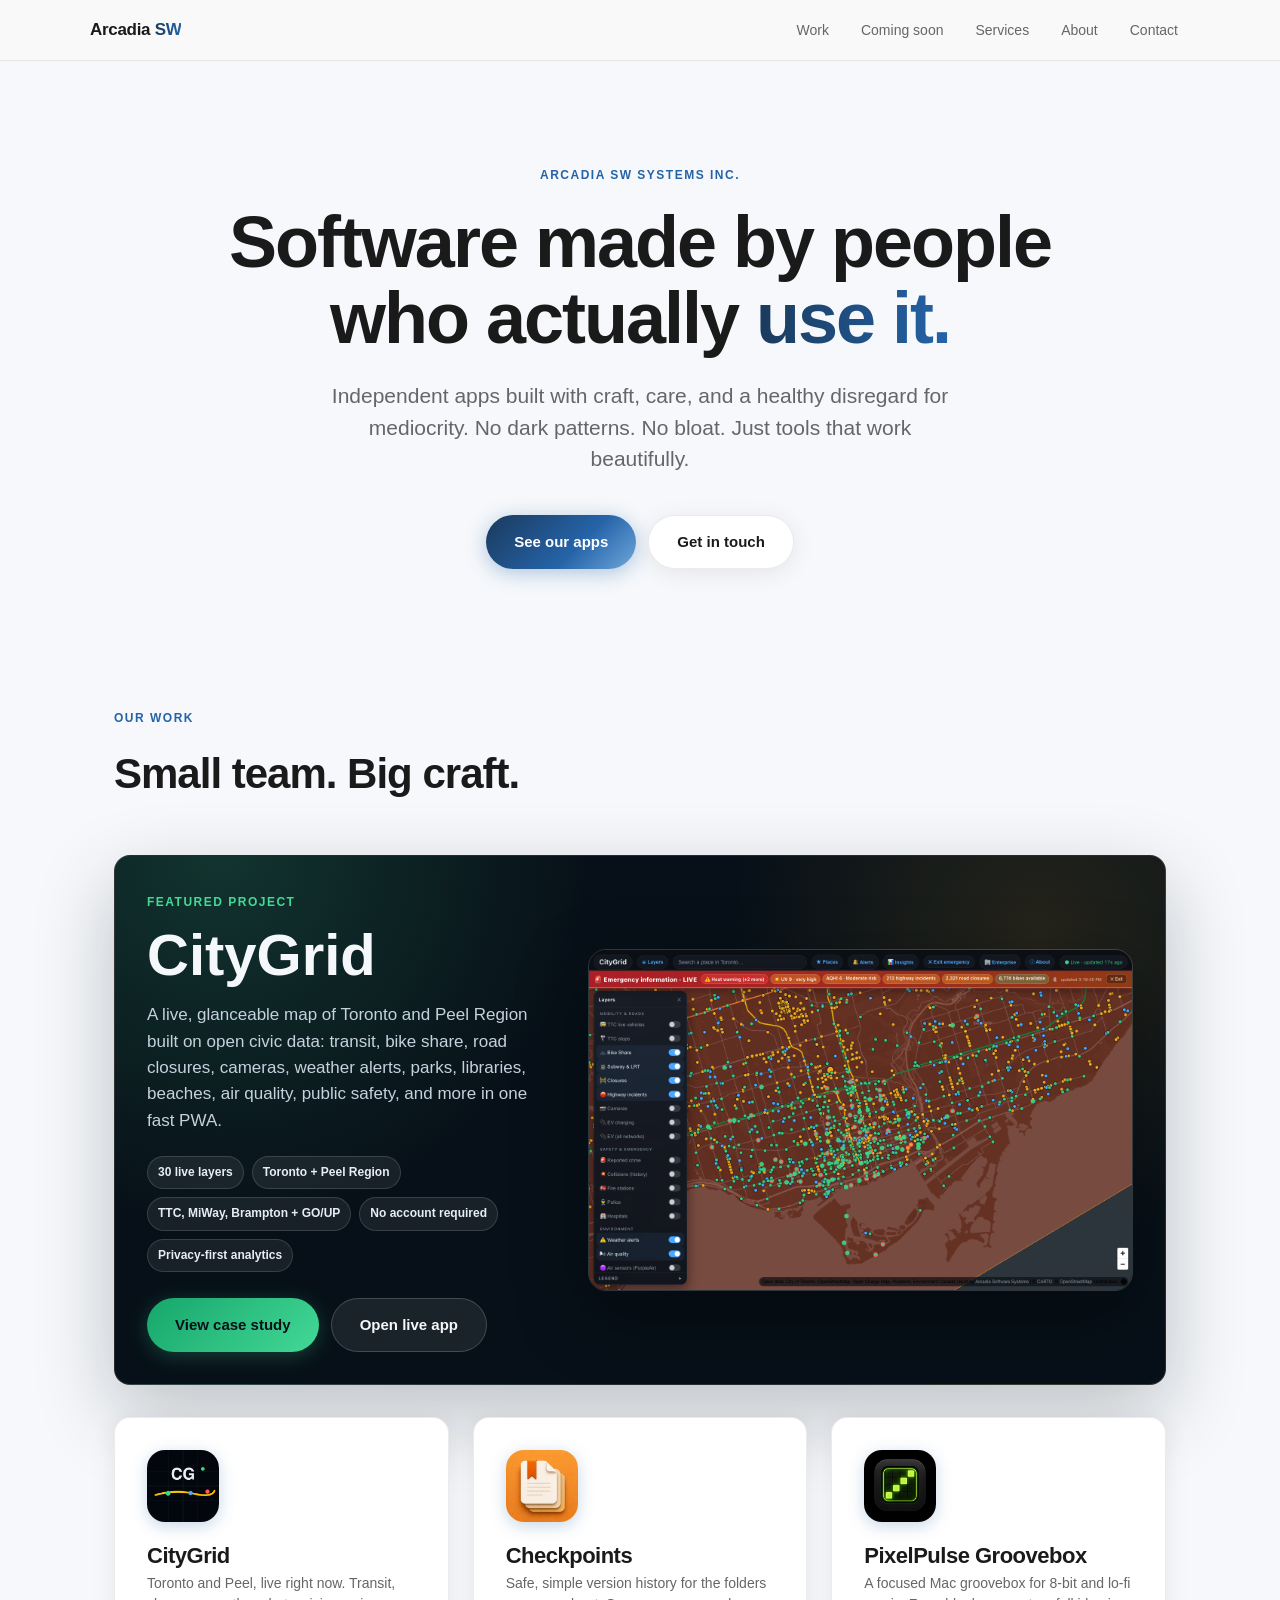
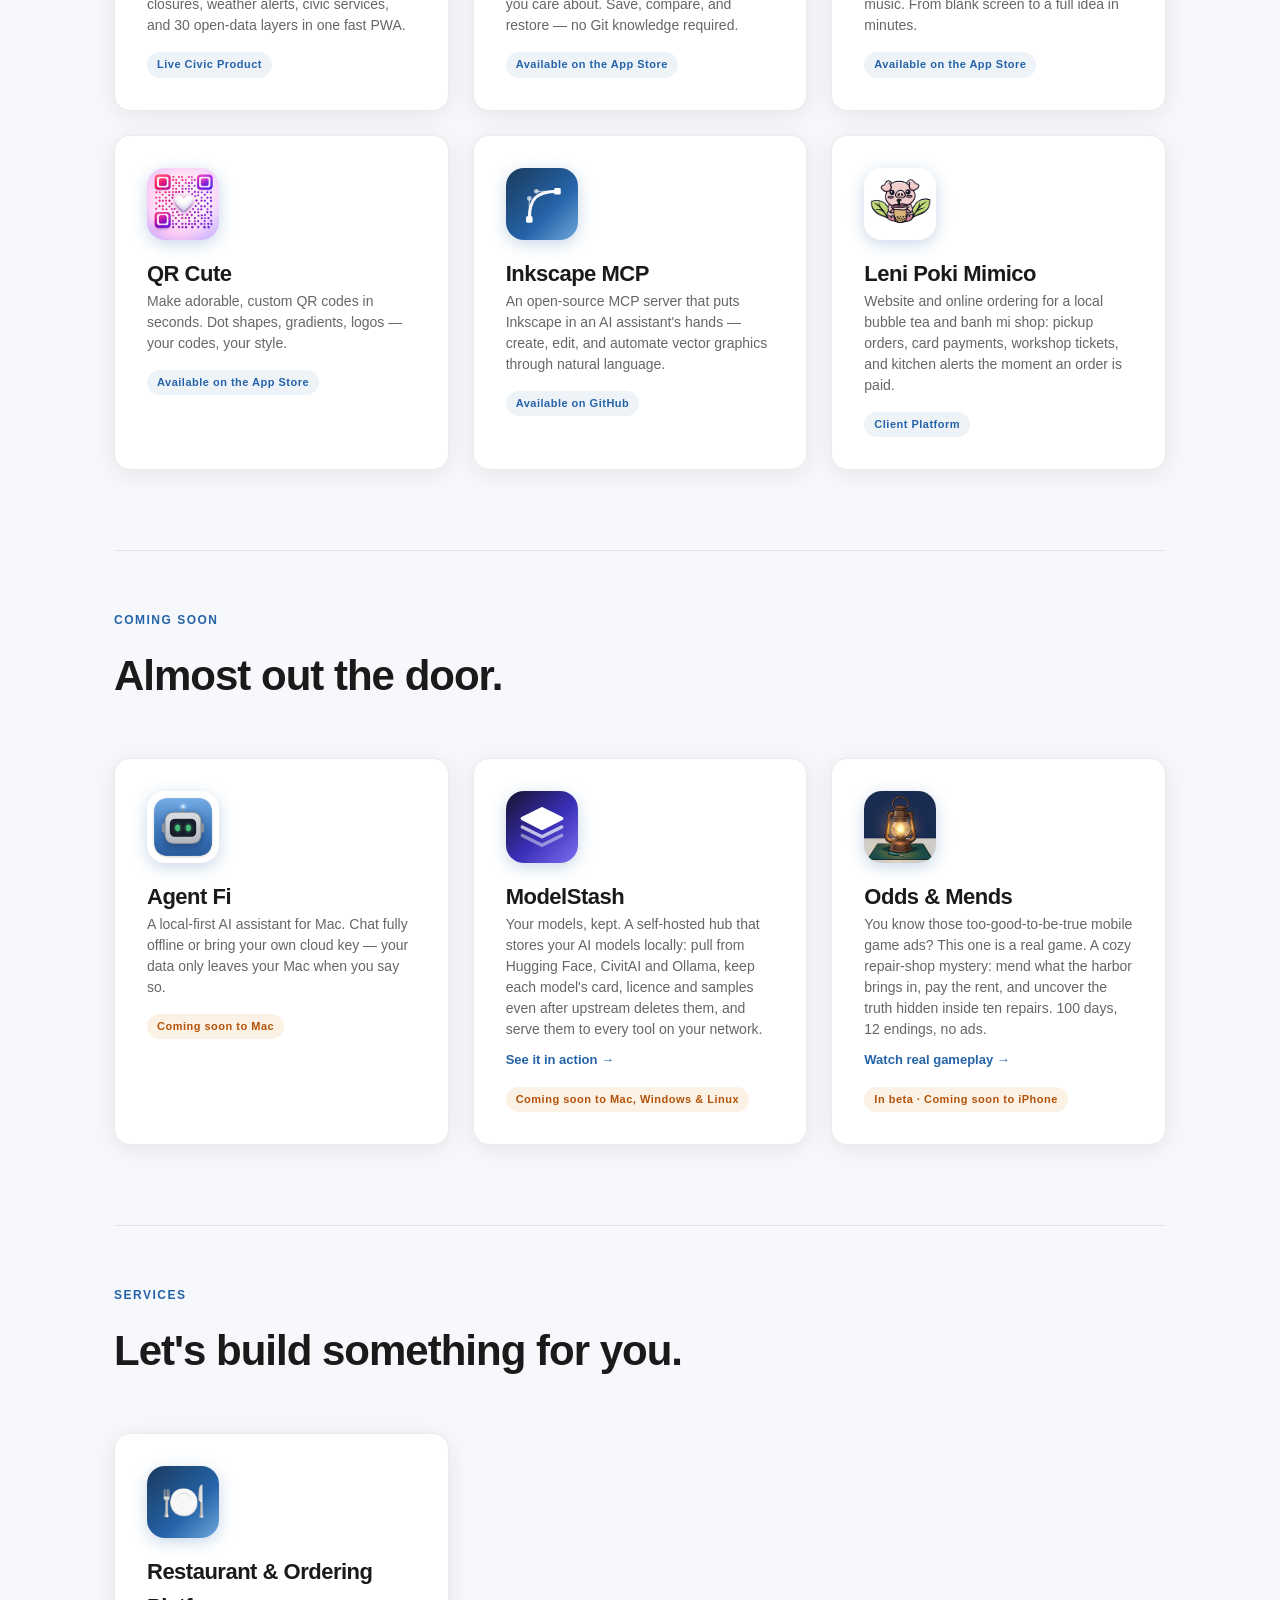
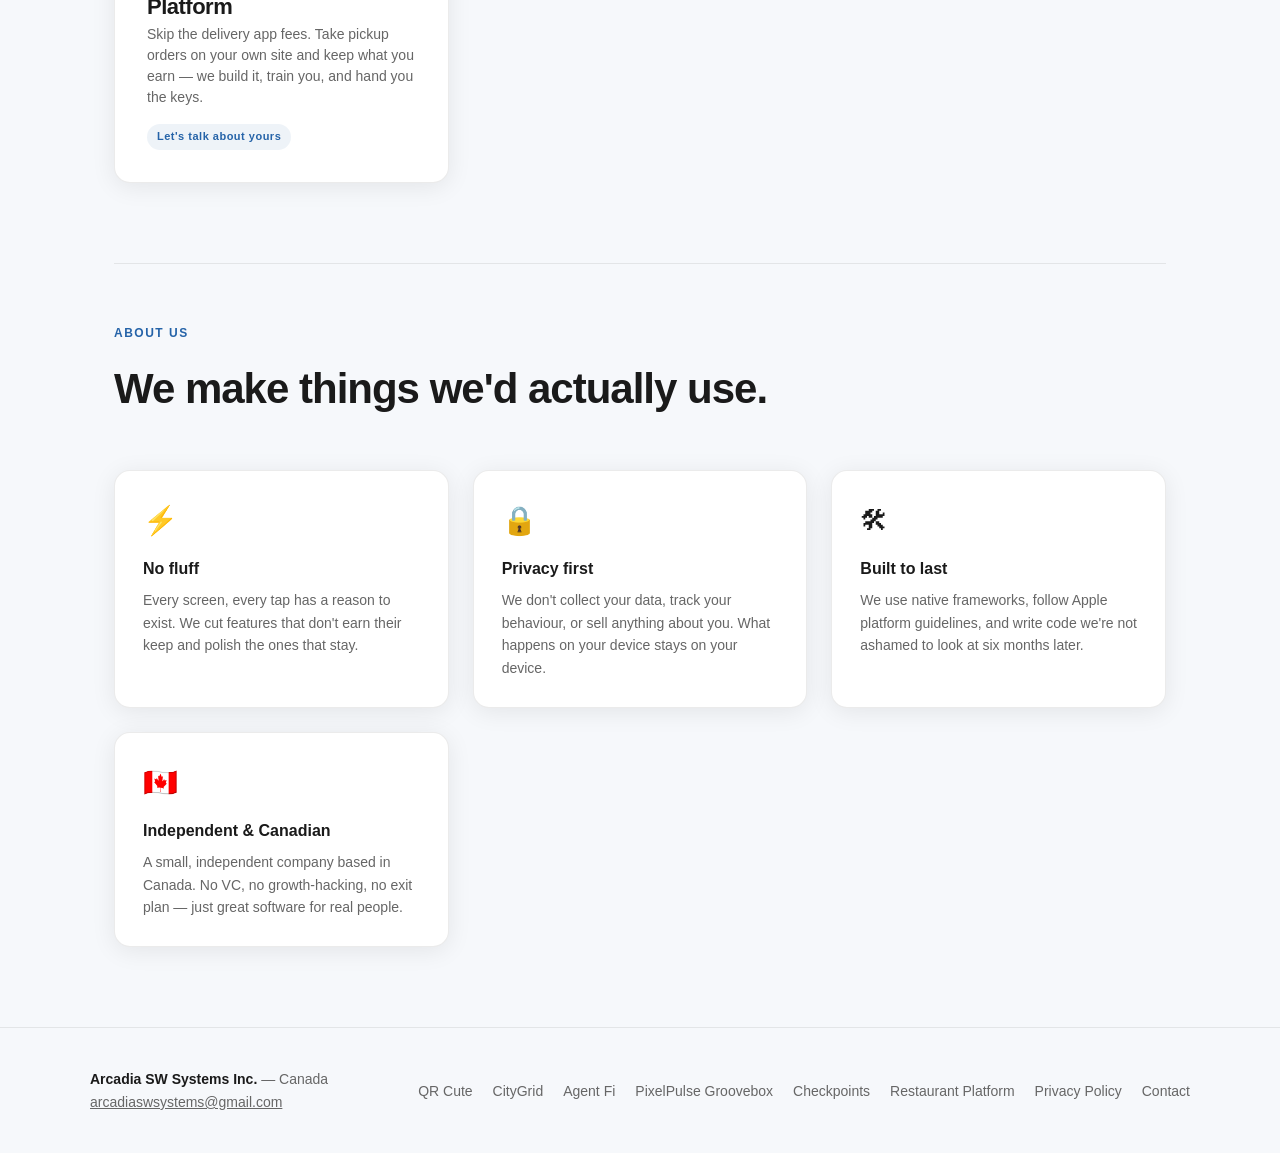
<file: index.html>
<!DOCTYPE html>
<html lang="en">
<head>
  <meta charset="UTF-8" />
  <meta name="viewport" content="width=device-width, initial-scale=1.0" />
  <title>Arcadia SW Systems — Independent software made in Canada</title>
  <meta name="description" content="Canadian software studio behind CityGrid, a live map of Toronto and Peel, Mac and iPhone apps like QR Cute and Checkpoints, and ordering sites for local shops." />
  <link rel="canonical" href="https://arcadiaswsystems.ca/" />
  <link rel="icon" href="/favicon.svg" type="image/svg+xml" />
  <link rel="icon" href="/favicon.ico" sizes="48x48" />
  <link rel="apple-touch-icon" href="/apple-touch-icon.png" />
  <meta name="theme-color" content="#1a3a5c" />
  <meta property="og:type" content="website" />
  <meta property="og:site_name" content="Arcadia SW Systems" />
  <meta property="og:locale" content="en_CA" />
  <meta property="og:title" content="Arcadia SW Systems — Software made by people who actually use it" />
  <meta property="og:description" content="Independent apps from Canada: CityGrid, Mac and iPhone apps, and ordering sites for local shops." />
  <meta property="og:url" content="https://arcadiaswsystems.ca/" />
  <meta property="og:image" content="https://arcadiaswsystems.ca/og-card.jpg" />
  <meta property="og:image:width" content="1200" />
  <meta property="og:image:height" content="630" />
  <meta property="og:image:alt" content="Arcadia SW Systems: software made by people who actually use it." />
  <meta name="twitter:card" content="summary_large_image" />
  <script type="application/ld+json">
  {
    "@context": "https://schema.org",
    "@graph": [
      {
        "@type": "Organization",
        "@id": "https://arcadiaswsystems.ca/#org",
        "name": "Arcadia SW Systems Inc.",
        "alternateName": "Arcadia SW Systems",
        "url": "https://arcadiaswsystems.ca/",
        "logo": "https://arcadiaswsystems.ca/logo-512.png",
        "email": "arcadiaswsystems@gmail.com",
        "address": {
          "@type": "PostalAddress",
          "addressCountry": "CA"
        },
        "sameAs": [
          "https://github.com/ArcadiaSWSystems"
        ]
      },
      {
        "@type": "WebSite",
        "@id": "https://arcadiaswsystems.ca/#website",
        "name": "Arcadia SW Systems",
        "url": "https://arcadiaswsystems.ca/",
        "inLanguage": "en-CA",
        "publisher": {
          "@id": "https://arcadiaswsystems.ca/#org"
        }
      }
    ]
  }
  </script>
  <base href="/" />
  <link rel="stylesheet" href="css/style.css" />
</head>
<body>

  <nav>
    <div class="nav-inner">
      <a class="nav-logo" href="/">Arcadia <span>SW</span></a>
      <ul class="nav-links">
        <li><a href="#apps">Work</a></li>
        <li><a href="#coming-soon">Coming soon</a></li>
        <li><a href="#services">Services</a></li>
        <li><a href="#about">About</a></li>
        <li><a href="mailto:arcadiaswsystems@gmail.com">Contact</a></li>
      </ul>
    </div>
  </nav>

  <main>
    <div class="page">

      <!-- Hero -->
      <section class="hero">
        <span class="hero-eyebrow">Arcadia SW Systems Inc.</span>
        <h1>Software made by people<br>who actually <span class="gradient-text">use it.</span></h1>
        <p class="hero-sub">Independent apps built with craft, care, and a healthy disregard for mediocrity. No dark patterns. No bloat. Just tools that work beautifully.</p>
        <div class="btn-group">
          <a href="#apps" class="btn btn-primary">See our apps</a>
          <a href="mailto:arcadiaswsystems@gmail.com" class="btn btn-secondary">Get in touch</a>
        </div>
      </section>

      <!-- Apps -->
      <section class="apps-section" id="apps">
        <p class="section-label">Our Work</p>
        <h2 class="section-title">Small team. Big craft.</h2>
        <article class="featured-project citygrid-feature">
          <div class="featured-copy">
            <span class="featured-kicker">Featured project</span>
            <h3>CityGrid</h3>
            <p>A live, glanceable map of Toronto and Peel Region built on open civic data: transit, bike share, road closures, cameras, weather alerts, parks, libraries, beaches, air quality, public safety, and more in one fast PWA.</p>
            <div class="mini-metrics" aria-label="CityGrid highlights">
              <span>30 live layers</span>
              <span>Toronto + Peel Region</span>
              <span>TTC, MiWay, Brampton + GO/UP</span>
              <span>No account required</span>
              <span>Privacy-first analytics</span>
            </div>
            <div class="btn-group featured-actions">
              <a href="citygrid/" class="btn btn-city">View case study</a>
              <a href="https://citygrid.ca" class="btn btn-dark" target="_blank" rel="noopener noreferrer">Open live app</a>
            </div>
          </div>
          <a class="featured-visual" href="citygrid/" aria-label="View the CityGrid project page">
            <img src="citygrid/app.png" alt="CityGrid live Toronto map with public data layers and an emergency banner" />
          </a>
        </article>
        <div class="apps-grid">
          <a class="app-card" href="citygrid/">
            <div class="app-icon"><img src="citygrid/icon.png" alt="CityGrid icon" /></div>
            <div>
              <div class="app-name">CityGrid</div>
              <div class="app-tagline">Toronto and Peel, live right now. Transit, closures, weather alerts, civic services, and 30 open-data layers in one fast PWA.</div>
            </div>
            <span class="app-badge">Live Civic Product</span>
          </a>
          <a class="app-card" href="checkpoints/">
            <div class="app-icon"><img src="checkpoints/icon.png" alt="Checkpoints icon" /></div>
            <div>
              <div class="app-name">Checkpoints</div>
              <div class="app-tagline">Safe, simple version history for the folders you care about. Save, compare, and restore — no Git knowledge required.</div>
            </div>
            <span class="app-badge">Available on the App Store</span>
          </a>
          <a class="app-card" href="pixelpulse/">
            <div class="app-icon"><img src="pixelpulse/icon.png" alt="PixelPulse icon" /></div>
            <div>
              <div class="app-name">PixelPulse Groovebox</div>
              <div class="app-tagline">A focused Mac groovebox for 8-bit and lo-fi music. From blank screen to a full idea in minutes.</div>
            </div>
            <span class="app-badge">Available on the App Store</span>
          </a>
          <a class="app-card" href="qr-cute/">
            <div class="app-icon"><img src="qr-cute/icon.png" alt="QR Cute icon" /></div>
            <div>
              <div class="app-name">QR Cute</div>
              <div class="app-tagline">Make adorable, custom QR codes in seconds. Dot shapes, gradients, logos — your codes, your style.</div>
            </div>
            <span class="app-badge">Available on the App Store</span>
          </a>
          <a class="app-card" href="https://github.com/ArcadiaSWSystems/inkscape-mcp-public" target="_blank" rel="noopener noreferrer">
            <div class="app-icon"><img src="inkscape-mcp/icon.svg" alt="Inkscape MCP icon" /></div>
            <div>
              <div class="app-name">Inkscape MCP</div>
              <div class="app-tagline">An open-source MCP server that puts Inkscape in an AI assistant's hands — create, edit, and automate vector graphics through natural language.</div>
            </div>
            <span class="app-badge">Available on GitHub</span>
          </a>
          <a class="app-card" href="https://www.lenipokimimico.ca" target="_blank" rel="noopener noreferrer">
            <div class="app-icon">
              <img src="leni-poki-mimico/icon.png" alt="Leni Poki Mimico logo" />
            </div>
            <div>
              <div class="app-name">Leni Poki Mimico</div>
              <div class="app-tagline">Website and online ordering for a local bubble tea and banh mi shop: pickup orders, card payments, workshop tickets, and kitchen alerts the moment an order is paid.</div>
            </div>
            <span class="app-badge">Client Platform</span>
          </a>
        </div>
      </section>

      <!-- Coming soon -->
      <section class="apps-section" id="coming-soon" style="border-top: 1px solid var(--border);">
        <p class="section-label">Coming soon</p>
        <h2 class="section-title">Almost out the door.</h2>
        <div class="apps-grid">
          <a class="app-card" href="agent-fi/">
            <div class="app-icon"><img src="agent-fi/icon.png" alt="Agent Fi icon" /></div>
            <div>
              <div class="app-name">Agent Fi</div>
              <div class="app-tagline">A local-first AI assistant for Mac. Chat fully offline or bring your own cloud key — your data only leaves your Mac when you say so.</div>
            </div>
            <span class="app-badge app-badge-pending">Coming soon to Mac</span>
          </a>
          <a class="app-card" href="modelstash/">
            <div class="app-icon"><img src="modelstash/icon.svg" alt="ModelStash icon" /></div>
            <div>
              <div class="app-name">ModelStash</div>
              <div class="app-tagline">Your models, kept. A self-hosted hub that stores your AI models locally: pull from Hugging Face, CivitAI and Ollama, keep each model's card, licence and samples even after upstream deletes them, and serve them to every tool on your network.</div>
              <div class="app-notify">See it in action →</div>
            </div>
            <span class="app-badge app-badge-pending">Coming soon to Mac, Windows &amp; Linux</span>
          </a>
          <a class="app-card" href="odds-and-mends/">
            <div class="app-icon"><img src="odds-and-mends/icon.png" alt="Odds &amp; Mends icon: a lit harbor lantern on a workbench" /></div>
            <div>
              <div class="app-name">Odds &amp; Mends</div>
              <div class="app-tagline">You know those too-good-to-be-true mobile game ads? This one is a real game. A cozy repair-shop mystery: mend what the harbor brings in, pay the rent, and uncover the truth hidden inside ten repairs. 100 days, 12 endings, no ads.</div>
              <div class="app-notify">Watch real gameplay →</div>
            </div>
            <span class="app-badge app-badge-pending">In beta · Coming soon to iPhone</span>
          </a>
        </div>
      </section>

      <!-- Services -->
      <section class="apps-section" id="services" style="border-top: 1px solid var(--border);">
        <p class="section-label">Services</p>
        <h2 class="section-title">Let's build something for you.</h2>
        <div class="apps-grid">
          <a class="app-card" href="restaurant-platform/">
            <div class="app-icon" style="background: linear-gradient(135deg, #1a3a5c 0%, #2563a8 60%, #6fa8dc 100%); display: flex; align-items: center; justify-content: center; font-size: 36px;">
              🍽️
            </div>
            <div>
              <div class="app-name">Restaurant &amp; Ordering Platform</div>
              <div class="app-tagline">Skip the delivery app fees. Take pickup orders on your own site and keep what you earn — we build it, train you, and hand you the keys.</div>
            </div>
            <span class="app-badge">Let's talk about yours</span>
          </a>
        </div>
      </section>

      <!-- About -->
      <section class="about-section" id="about">
        <p class="section-label">About us</p>
        <h2 class="section-title">We make things we'd actually use.</h2>
        <div class="values-grid">
          <div class="value-card">
            <div class="value-icon">⚡</div>
            <div class="value-title">No fluff</div>
            <div class="value-body">Every screen, every tap has a reason to exist. We cut features that don't earn their keep and polish the ones that stay.</div>
          </div>
          <div class="value-card">
            <div class="value-icon">🔒</div>
            <div class="value-title">Privacy first</div>
            <div class="value-body">We don't collect your data, track your behaviour, or sell anything about you. What happens on your device stays on your device.</div>
          </div>
          <div class="value-card">
            <div class="value-icon">🛠</div>
            <div class="value-title">Built to last</div>
            <div class="value-body">We use native frameworks, follow Apple platform guidelines, and write code we're not ashamed to look at six months later.</div>
          </div>
          <div class="value-card">
            <div class="value-icon">🇨🇦</div>
            <div class="value-title">Independent &amp; Canadian</div>
            <div class="value-body">A small, independent company based in Canada. No VC, no growth-hacking, no exit plan — just great software for real people.</div>
          </div>
        </div>
      </section>

    </div>
  </main>

  <footer>
    <div class="footer-inner">
      <div class="footer-left">
        <strong>Arcadia SW Systems Inc.</strong> — Canada<br>
        <a href="mailto:arcadiaswsystems@gmail.com" style="color: inherit;">arcadiaswsystems@gmail.com</a>
      </div>
      <ul class="footer-links">
        <li><a href="qr-cute/">QR Cute</a></li>
        <li><a href="citygrid/">CityGrid</a></li>
        <li><a href="agent-fi/">Agent Fi</a></li>
        <li><a href="pixelpulse/">PixelPulse Groovebox</a></li>
        <li><a href="checkpoints/">Checkpoints</a></li>
        <li><a href="restaurant-platform/">Restaurant Platform</a></li>
        <li><a href="privacy/">Privacy Policy</a></li>
        <li><a href="mailto:arcadiaswsystems@gmail.com">Contact</a></li>
      </ul>
    </div>
  </footer>

  <!-- Cloudflare Web Analytics: cookieless page-view counts, see /privacy/#website -->
  <script type="module" src="https://static.cloudflareinsights.com/beacon.min.js" data-cf-beacon='{"token": "41aa6ae8f9374803b6452d30bf8e0444"}'></script>
</body>
</html>
</file>
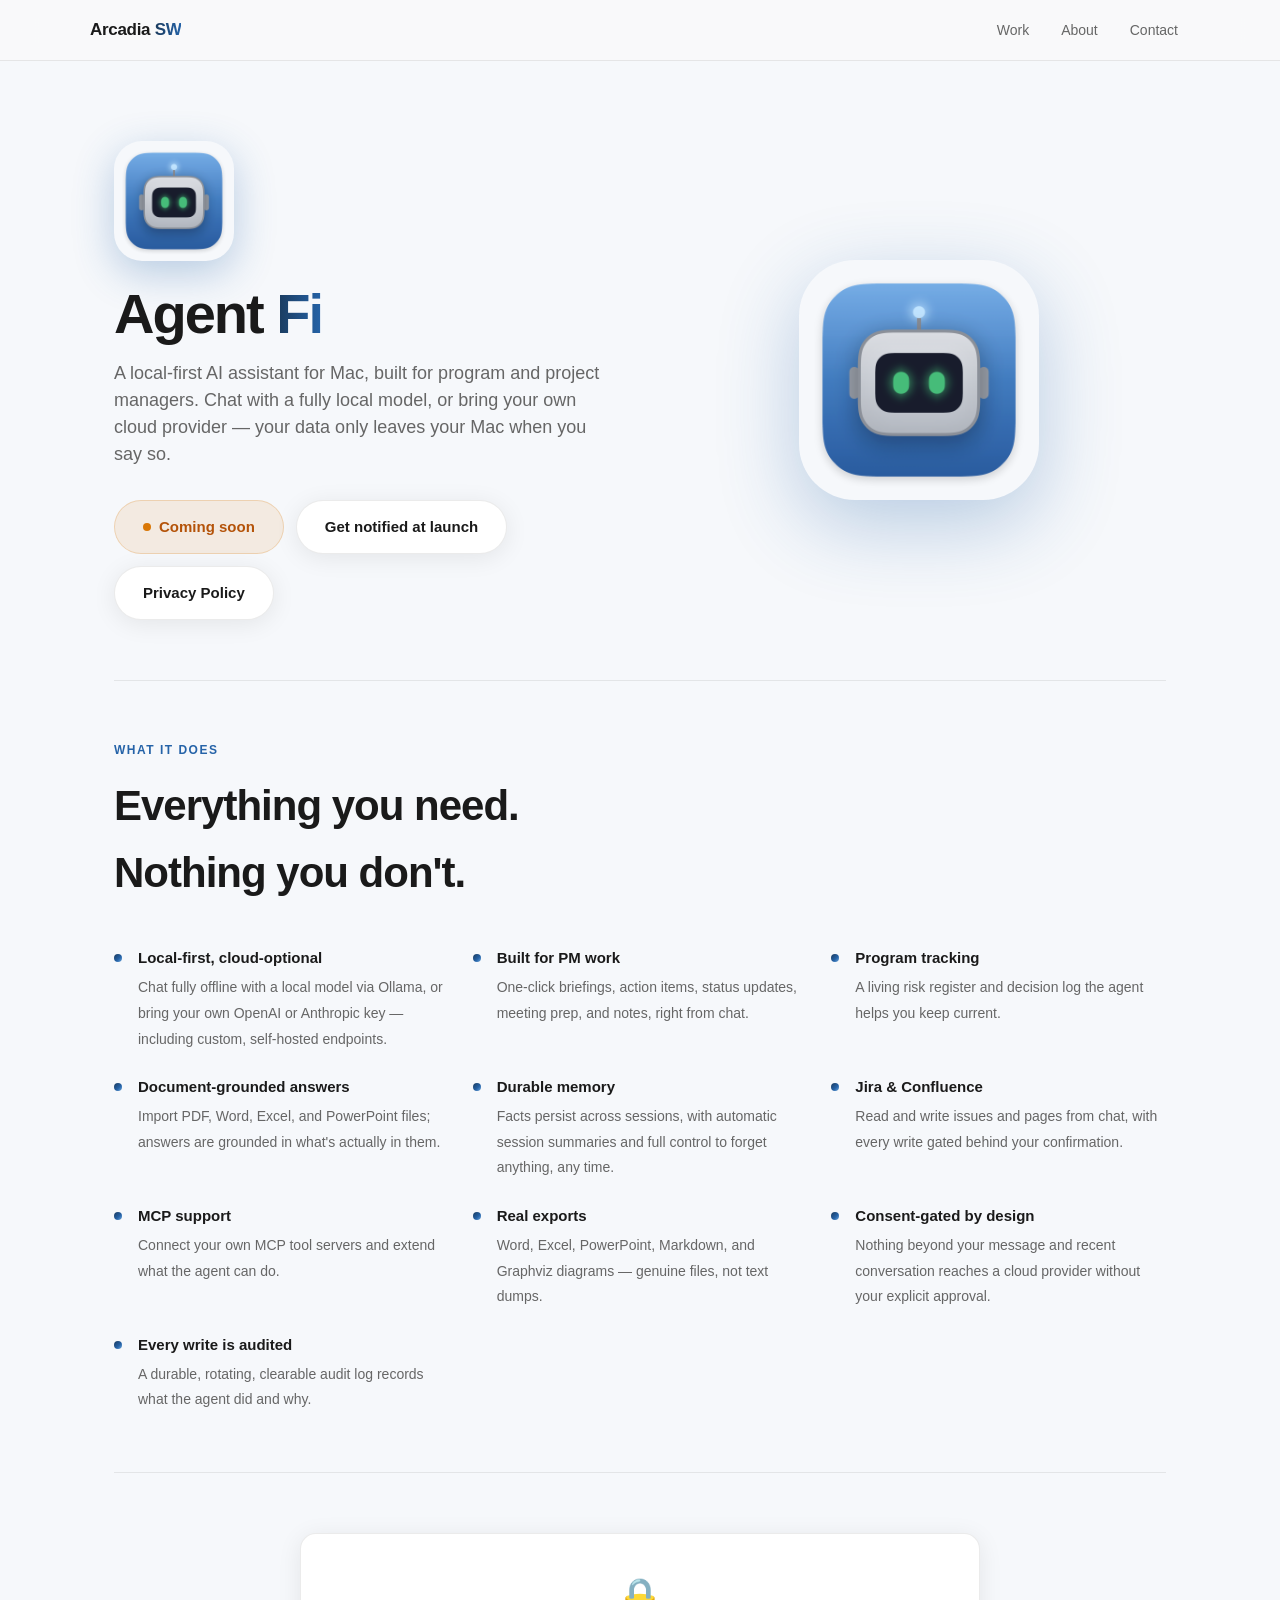
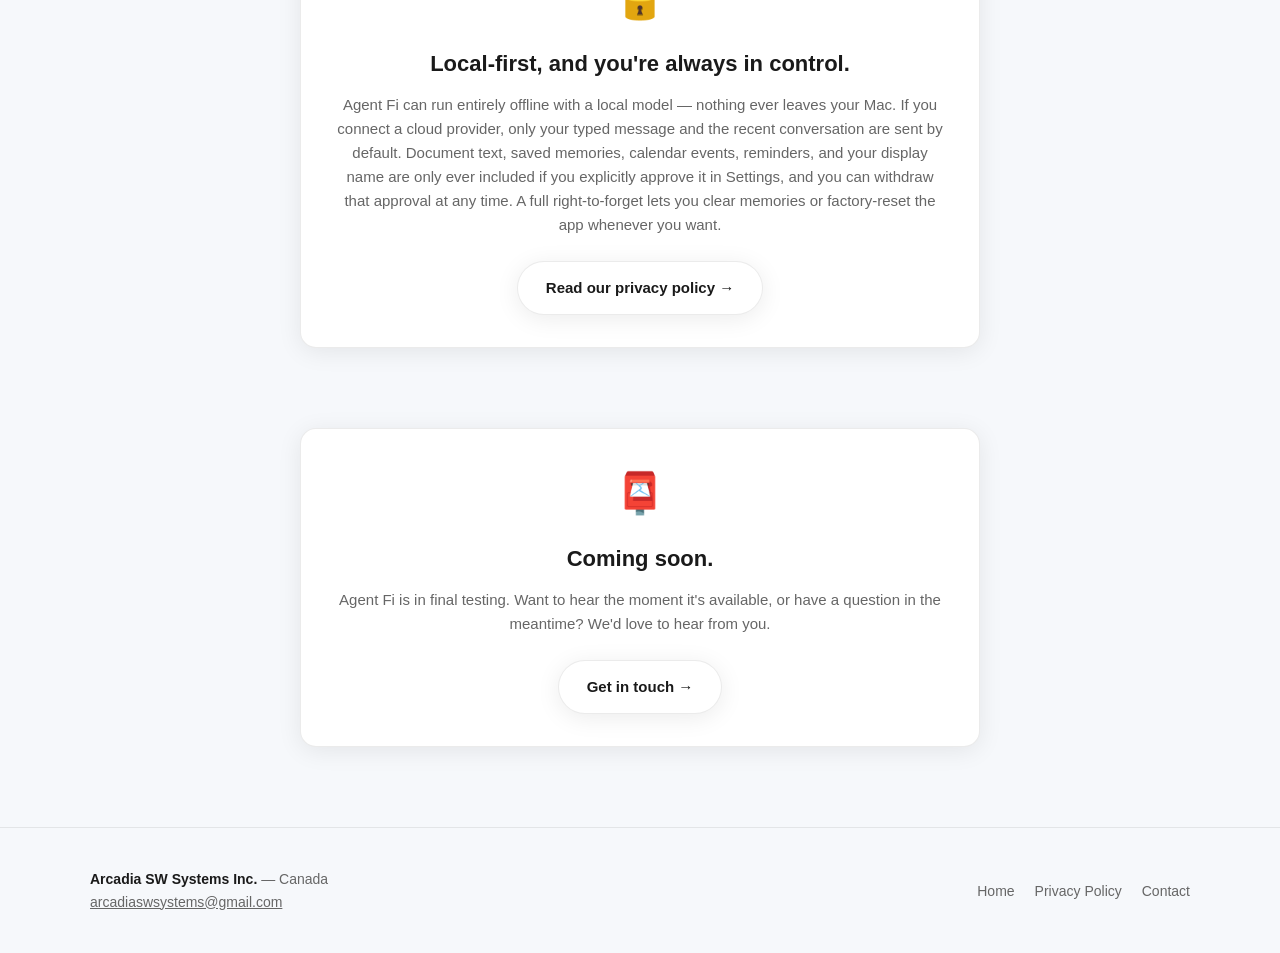
<file: agent-fi/index.html>
<!DOCTYPE html>
<html lang="en">
<head>
  <meta charset="UTF-8" />
  <meta name="viewport" content="width=device-width, initial-scale=1.0" />
  <title>Agent Fi — Local-first AI assistant for Mac</title>
  <meta name="description" content="A local-first AI assistant for Mac. Chat offline with a local model or bring your own key, ground answers in your documents, and work with Jira and Confluence." />
  <link rel="canonical" href="https://arcadiaswsystems.ca/agent-fi/" />
  <link rel="icon" href="/favicon.svg" type="image/svg+xml" />
  <link rel="icon" href="/favicon.ico" sizes="48x48" />
  <link rel="apple-touch-icon" href="/apple-touch-icon.png" />
  <meta name="theme-color" content="#1a3a5c" />
  <meta property="og:type" content="website" />
  <meta property="og:site_name" content="Arcadia SW Systems" />
  <meta property="og:locale" content="en_CA" />
  <meta property="og:title" content="Agent Fi — Local-first AI assistant for Mac" />
  <meta property="og:description" content="Chat fully offline or bring your own cloud key. Document-grounded answers, Jira/Confluence, MCP tools, and real exports — your data only leaves your Mac when you say so." />
  <meta property="og:url" content="https://arcadiaswsystems.ca/agent-fi/" />
  <meta property="og:image" content="https://arcadiaswsystems.ca/agent-fi/og-card.jpg" />
  <meta property="og:image:width" content="1200" />
  <meta property="og:image:height" content="630" />
  <meta property="og:image:alt" content="Agent Fi, a local-first AI assistant for Mac. Coming soon." />
  <meta name="twitter:card" content="summary_large_image" />
  <script type="application/ld+json">
  {
    "@context": "https://schema.org",
    "@type": "SoftwareApplication",
    "name": "Agent Fi",
    "url": "https://arcadiaswsystems.ca/agent-fi/",
    "description": "A local-first AI assistant for Mac. Chat offline with a local model or bring your own cloud key.",
    "operatingSystem": "macOS",
    "applicationCategory": "BusinessApplication",
    "image": "https://arcadiaswsystems.ca/agent-fi/icon.png",
    "publisher": {
      "@type": "Organization",
      "name": "Arcadia SW Systems Inc.",
      "url": "https://arcadiaswsystems.ca/"
    },
    "author": {
      "@type": "Organization",
      "name": "Arcadia SW Systems Inc.",
      "url": "https://arcadiaswsystems.ca/"
    }
  }
  </script>
  <base href="/" />
  <link rel="stylesheet" href="css/style.css" />
</head>
<body>

  <nav>
    <div class="nav-inner">
      <a class="nav-logo" href="/">Arcadia <span>SW</span></a>
      <ul class="nav-links">
        <li><a href="/#apps">Work</a></li>
        <li><a href="/#about">About</a></li>
        <li><a href="mailto:arcadiaswsystems@gmail.com">Contact</a></li>
      </ul>
    </div>
  </nav>

  <main>
    <div class="page">

      <!-- App Hero -->
      <section class="app-hero">
        <div>
          <div class="app-hero-icon"><img src="agent-fi/icon.png" alt="Agent Fi icon" /></div>
          <h1>Agent <span class="gradient-text">Fi</span></h1>
          <p class="app-hero-sub">A local-first AI assistant for Mac, built for program and project managers. Chat with a fully local model, or bring your own cloud provider — your data only leaves your Mac when you say so.</p>
          <div class="btn-group" style="justify-content: flex-start;">
            <span class="btn btn-pending" aria-label="Coming soon">
              <span class="pending-dot"></span> Coming soon
            </span>
            <a href="mailto:arcadiaswsystems@gmail.com?subject=Agent%20Fi%20early%20access" class="btn btn-secondary">Get notified at launch</a>
            <a href="privacy/#agent-fi" class="btn btn-secondary">Privacy Policy</a>
          </div>
        </div>
        <div style="display: flex; justify-content: center;">
          <img src="agent-fi/icon.png" alt="Agent Fi app icon" style="width: 240px; height: 240px; border-radius: 56px; box-shadow: 0 24px 80px rgba(37,99,168,0.3);" />
        </div>
      </section>

      <!-- Features -->
      <section class="features-section">
        <p class="section-label">What it does</p>
        <h2 class="section-title" style="margin-bottom: 0;">Everything you need.<br>Nothing you don't.</h2>
        <div class="features-grid">
          <div class="feature-item">
            <div class="feature-dot"></div>
            <div class="feature-text">
              <strong>Local-first, cloud-optional</strong>
              <span>Chat fully offline with a local model via Ollama, or bring your own OpenAI or Anthropic key — including custom, self-hosted endpoints.</span>
            </div>
          </div>
          <div class="feature-item">
            <div class="feature-dot"></div>
            <div class="feature-text">
              <strong>Built for PM work</strong>
              <span>One-click briefings, action items, status updates, meeting prep, and notes, right from chat.</span>
            </div>
          </div>
          <div class="feature-item">
            <div class="feature-dot"></div>
            <div class="feature-text">
              <strong>Program tracking</strong>
              <span>A living risk register and decision log the agent helps you keep current.</span>
            </div>
          </div>
          <div class="feature-item">
            <div class="feature-dot"></div>
            <div class="feature-text">
              <strong>Document-grounded answers</strong>
              <span>Import PDF, Word, Excel, and PowerPoint files; answers are grounded in what's actually in them.</span>
            </div>
          </div>
          <div class="feature-item">
            <div class="feature-dot"></div>
            <div class="feature-text">
              <strong>Durable memory</strong>
              <span>Facts persist across sessions, with automatic session summaries and full control to forget anything, any time.</span>
            </div>
          </div>
          <div class="feature-item">
            <div class="feature-dot"></div>
            <div class="feature-text">
              <strong>Jira &amp; Confluence</strong>
              <span>Read and write issues and pages from chat, with every write gated behind your confirmation.</span>
            </div>
          </div>
          <div class="feature-item">
            <div class="feature-dot"></div>
            <div class="feature-text">
              <strong>MCP support</strong>
              <span>Connect your own MCP tool servers and extend what the agent can do.</span>
            </div>
          </div>
          <div class="feature-item">
            <div class="feature-dot"></div>
            <div class="feature-text">
              <strong>Real exports</strong>
              <span>Word, Excel, PowerPoint, Markdown, and Graphviz diagrams — genuine files, not text dumps.</span>
            </div>
          </div>
          <div class="feature-item">
            <div class="feature-dot"></div>
            <div class="feature-text">
              <strong>Consent-gated by design</strong>
              <span>Nothing beyond your message and recent conversation reaches a cloud provider without your explicit approval.</span>
            </div>
          </div>
          <div class="feature-item">
            <div class="feature-dot"></div>
            <div class="feature-text">
              <strong>Every write is audited</strong>
              <span>A durable, rotating, clearable audit log records what the agent did and why.</span>
            </div>
          </div>
        </div>
      </section>

      <!-- Privacy callout -->
      <section id="agent-fi-privacy" style="padding: 60px 0 40px; border-top: 1px solid var(--border);">
        <div class="card" style="max-width: 680px; margin: 0 auto; text-align: center;">
          <div style="font-size: 40px; margin-bottom: 16px;">🔒</div>
          <h3 style="font-size: 22px; font-weight: 800; margin-bottom: 12px;">Local-first, and you're always in control.</h3>
          <p style="color: var(--muted); font-size: 15px; line-height: 1.6; margin-bottom: 24px;">Agent Fi can run entirely offline with a local model — nothing ever leaves your Mac. If you connect a cloud provider, only your typed message and the recent conversation are sent by default. Document text, saved memories, calendar events, reminders, and your display name are only ever included if you explicitly approve it in Settings, and you can withdraw that approval at any time. A full right-to-forget lets you clear memories or factory-reset the app whenever you want.</p>
          <a href="privacy/#agent-fi" class="btn btn-secondary" style="margin: 0 auto;">Read our privacy policy →</a>
        </div>
      </section>

      <!-- Get in touch -->
      <section style="padding: 40px 0 80px;">
        <div class="card" style="max-width: 680px; margin: 0 auto; text-align: center;">
          <div style="font-size: 40px; margin-bottom: 16px;">📮</div>
          <h3 style="font-size: 22px; font-weight: 800; margin-bottom: 12px;">Coming soon.</h3>
          <p style="color: var(--muted); font-size: 15px; line-height: 1.6; margin-bottom: 24px;">Agent Fi is in final testing. Want to hear the moment it's available, or have a question in the meantime? We'd love to hear from you.</p>
          <a href="mailto:arcadiaswsystems@gmail.com?subject=Agent%20Fi" class="btn btn-secondary" style="margin: 0 auto;">Get in touch →</a>
        </div>
      </section>

    </div>
  </main>

  <footer>
    <div class="footer-inner">
      <div class="footer-left">
        <strong>Arcadia SW Systems Inc.</strong> — Canada<br>
        <a href="mailto:arcadiaswsystems@gmail.com" style="color: inherit;">arcadiaswsystems@gmail.com</a>
      </div>
      <ul class="footer-links">
        <li><a href="/">Home</a></li>
        <li><a href="privacy/#agent-fi">Privacy Policy</a></li>
        <li><a href="mailto:arcadiaswsystems@gmail.com">Contact</a></li>
      </ul>
    </div>
  </footer>

  <!-- Cloudflare Web Analytics: cookieless page-view counts, see /privacy/#website -->
  <script type="module" src="https://static.cloudflareinsights.com/beacon.min.js" data-cf-beacon='{"token": "41aa6ae8f9374803b6452d30bf8e0444"}'></script>
</body>
</html>
</file>
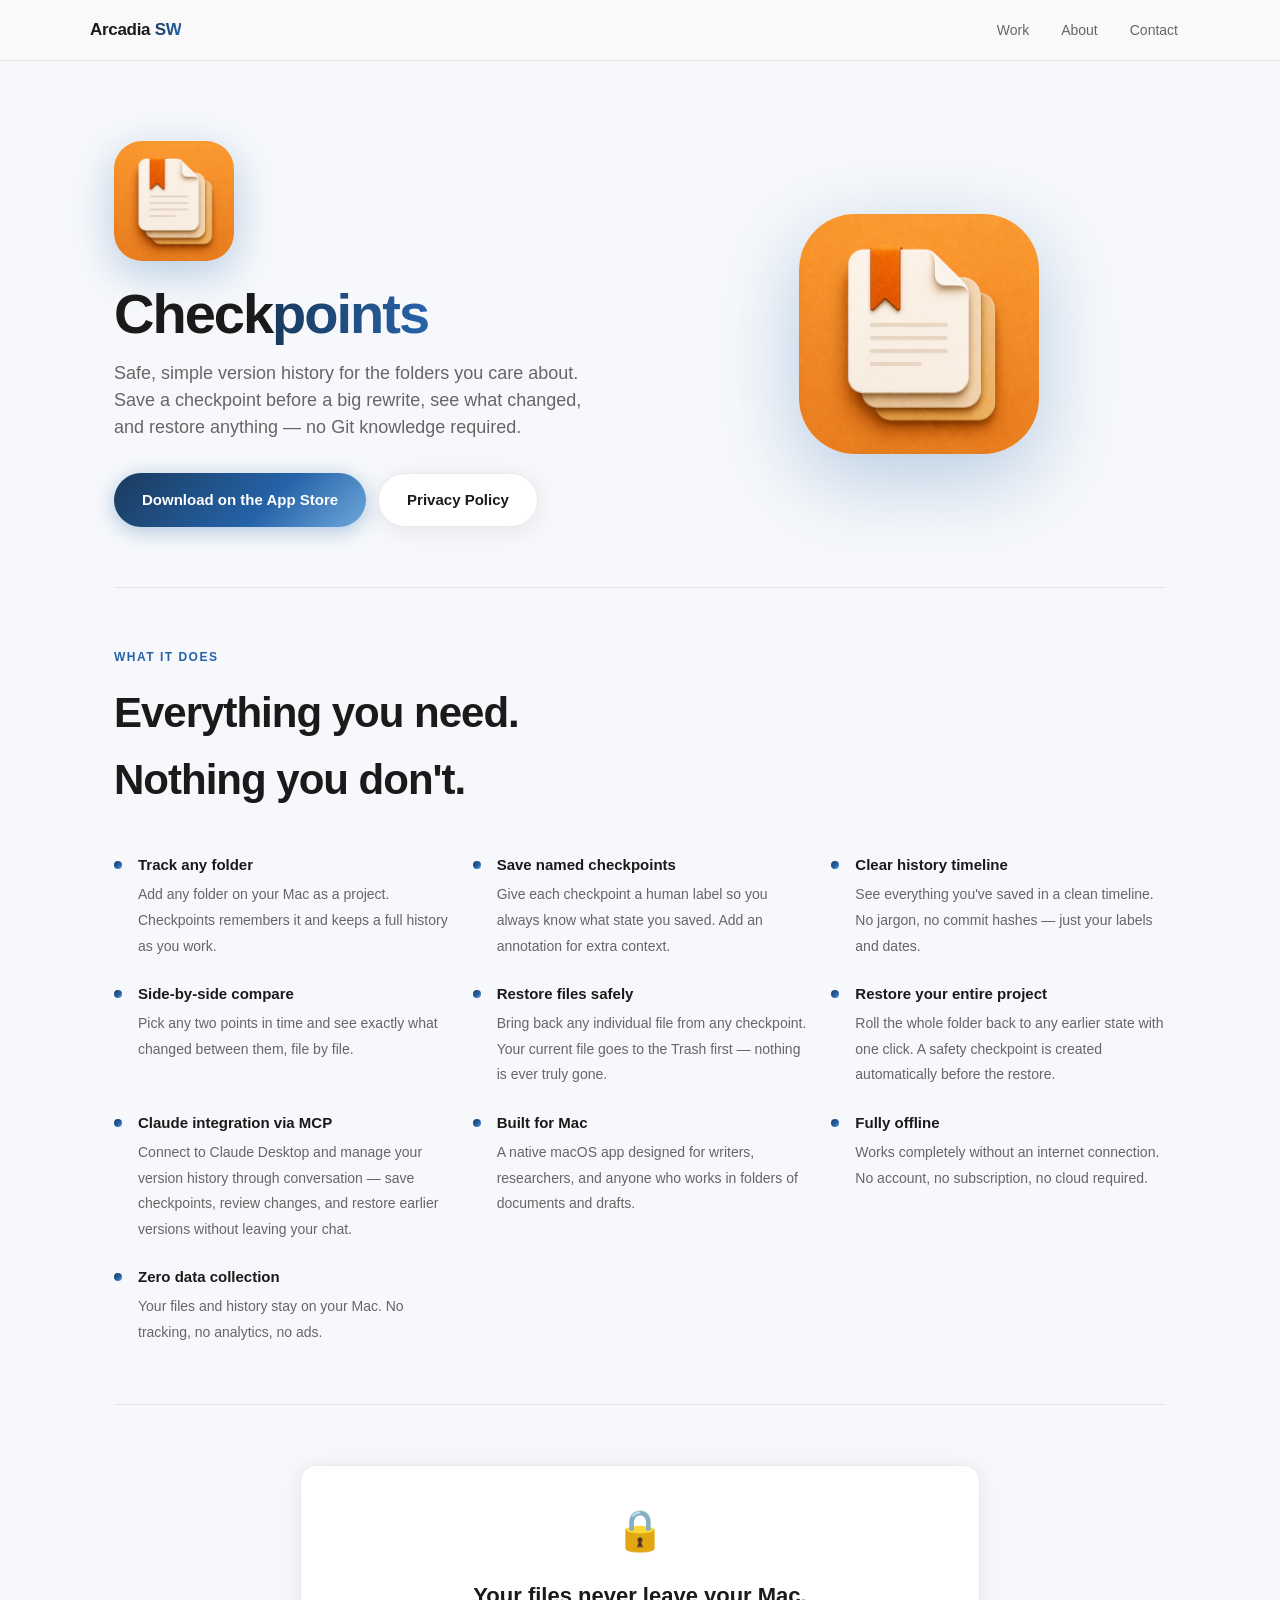
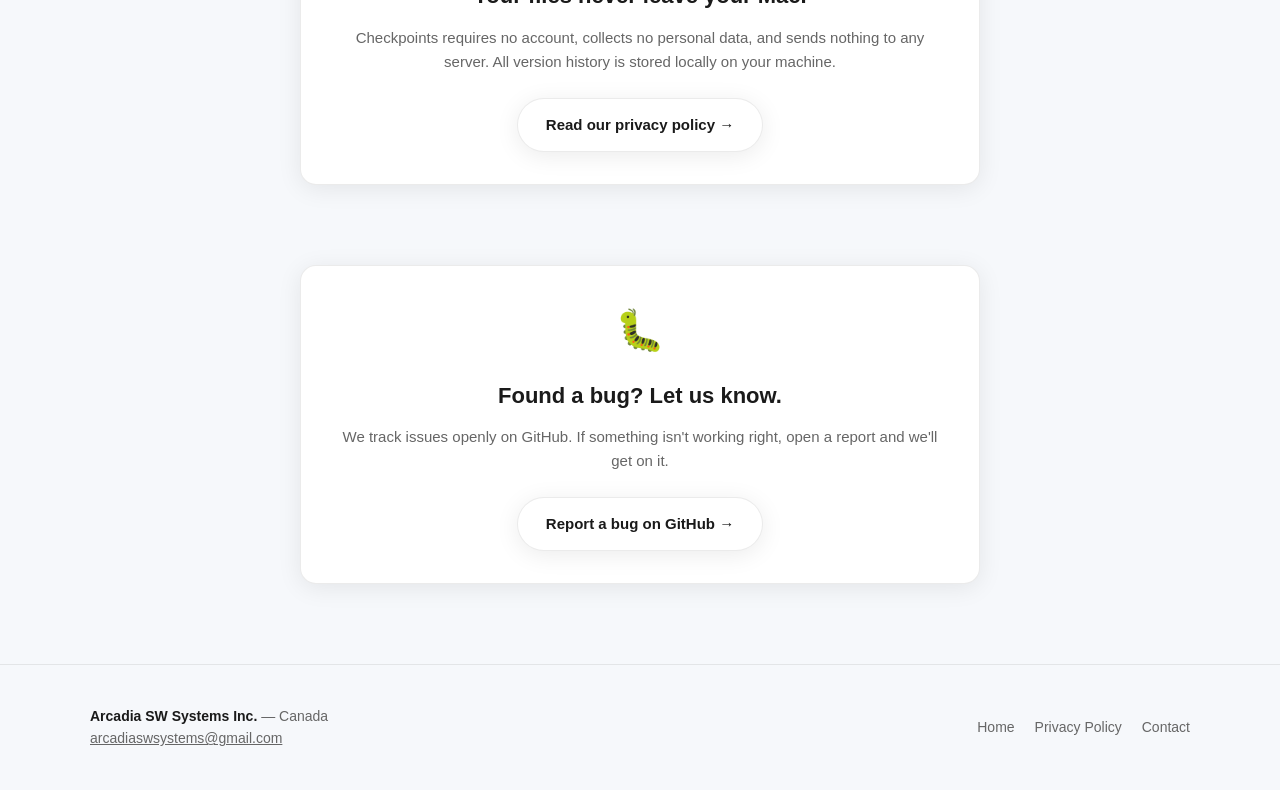
<file: checkpoints/index.html>
<!DOCTYPE html>
<html lang="en">
<head>
  <meta charset="UTF-8" />
  <meta name="viewport" content="width=device-width, initial-scale=1.0" />
  <title>Checkpoints — Simple version history for folders on Mac</title>
  <meta name="description" content="Safe, simple version history for the folders you care about on Mac. Save a checkpoint, see what changed and restore anything, no Git knowledge required." />
  <link rel="canonical" href="https://arcadiaswsystems.ca/checkpoints/" />
  <link rel="icon" href="/favicon.svg" type="image/svg+xml" />
  <link rel="icon" href="/favicon.ico" sizes="48x48" />
  <link rel="apple-touch-icon" href="/apple-touch-icon.png" />
  <meta name="theme-color" content="#1a3a5c" />
  <meta property="og:type" content="website" />
  <meta property="og:site_name" content="Arcadia SW Systems" />
  <meta property="og:locale" content="en_CA" />
  <meta property="og:title" content="Checkpoints — Version history for your work" />
  <meta property="og:description" content="Save checkpoints, compare versions, and restore files or your entire project with one click. Your files never leave your Mac." />
  <meta property="og:url" content="https://arcadiaswsystems.ca/checkpoints/" />
  <meta property="og:image" content="https://arcadiaswsystems.ca/checkpoints/og-card.jpg" />
  <meta property="og:image:width" content="1200" />
  <meta property="og:image:height" content="630" />
  <meta property="og:image:alt" content="Checkpoints: safe, simple version history for your folders, on the Mac App Store." />
  <meta name="twitter:card" content="summary_large_image" />
  <script type="application/ld+json">
  {
    "@context": "https://schema.org",
    "@type": "SoftwareApplication",
    "name": "Checkpoints",
    "url": "https://arcadiaswsystems.ca/checkpoints/",
    "description": "Safe, simple version history for the folders you care about. Save, compare and restore, no Git required.",
    "operatingSystem": "macOS",
    "applicationCategory": "UtilitiesApplication",
    "image": "https://arcadiaswsystems.ca/checkpoints/icon.png",
    "publisher": {
      "@type": "Organization",
      "name": "Arcadia SW Systems Inc.",
      "url": "https://arcadiaswsystems.ca/"
    },
    "author": {
      "@type": "Organization",
      "name": "Arcadia SW Systems Inc.",
      "url": "https://arcadiaswsystems.ca/"
    },
    "installUrl": "https://apps.apple.com/us/app/checkpoints-version-history/id6765746059?mt=12"
  }
  </script>
  <base href="/" />
  <link rel="stylesheet" href="css/style.css" />
</head>
<body>

  <nav>
    <div class="nav-inner">
      <a class="nav-logo" href="/">Arcadia <span>SW</span></a>
      <ul class="nav-links">
        <li><a href="/#apps">Work</a></li>
        <li><a href="/#about">About</a></li>
        <li><a href="mailto:arcadiaswsystems@gmail.com">Contact</a></li>
      </ul>
    </div>
  </nav>

  <main>
    <div class="page">

      <!-- App Hero -->
      <section class="app-hero">
        <div>
          <div class="app-hero-icon"><img src="checkpoints/icon.png" alt="Checkpoints icon" /></div>
          <h1>Check<span class="gradient-text">points</span></h1>
          <p class="app-hero-sub">Safe, simple version history for the folders you care about. Save a checkpoint before a big rewrite, see what changed, and restore anything — no Git knowledge required.</p>
          <div class="btn-group" style="justify-content: flex-start;">
            <a href="https://apps.apple.com/us/app/checkpoints-version-history/id6765746059?mt=12" class="btn btn-primary" aria-label="Download on the App Store" target="_blank" rel="noopener noreferrer">
              Download on the App Store
            </a>
            <a href="privacy/" class="btn btn-secondary">Privacy Policy</a>
          </div>
        </div>
        <div style="display: flex; justify-content: center;">
          <img src="checkpoints/icon.png" alt="Checkpoints app icon" style="width: 240px; height: 240px; border-radius: 56px; box-shadow: 0 24px 80px rgba(37,99,168,0.3);" />
        </div>
      </section>

      <!-- Features -->
      <section class="features-section">
        <p class="section-label">What it does</p>
        <h2 class="section-title" style="margin-bottom: 0;">Everything you need.<br>Nothing you don't.</h2>
        <div class="features-grid">
          <div class="feature-item">
            <div class="feature-dot"></div>
            <div class="feature-text">
              <strong>Track any folder</strong>
              <span>Add any folder on your Mac as a project. Checkpoints remembers it and keeps a full history as you work.</span>
            </div>
          </div>
          <div class="feature-item">
            <div class="feature-dot"></div>
            <div class="feature-text">
              <strong>Save named checkpoints</strong>
              <span>Give each checkpoint a human label so you always know what state you saved. Add an annotation for extra context.</span>
            </div>
          </div>
          <div class="feature-item">
            <div class="feature-dot"></div>
            <div class="feature-text">
              <strong>Clear history timeline</strong>
              <span>See everything you've saved in a clean timeline. No jargon, no commit hashes — just your labels and dates.</span>
            </div>
          </div>
          <div class="feature-item">
            <div class="feature-dot"></div>
            <div class="feature-text">
              <strong>Side-by-side compare</strong>
              <span>Pick any two points in time and see exactly what changed between them, file by file.</span>
            </div>
          </div>
          <div class="feature-item">
            <div class="feature-dot"></div>
            <div class="feature-text">
              <strong>Restore files safely</strong>
              <span>Bring back any individual file from any checkpoint. Your current file goes to the Trash first — nothing is ever truly gone.</span>
            </div>
          </div>
          <div class="feature-item">
            <div class="feature-dot"></div>
            <div class="feature-text">
              <strong>Restore your entire project</strong>
              <span>Roll the whole folder back to any earlier state with one click. A safety checkpoint is created automatically before the restore.</span>
            </div>
          </div>
          <div class="feature-item">
            <div class="feature-dot"></div>
            <div class="feature-text">
              <strong>Claude integration via MCP</strong>
              <span>Connect to Claude Desktop and manage your version history through conversation — save checkpoints, review changes, and restore earlier versions without leaving your chat.</span>
            </div>
          </div>
          <div class="feature-item">
            <div class="feature-dot"></div>
            <div class="feature-text">
              <strong>Built for Mac</strong>
              <span>A native macOS app designed for writers, researchers, and anyone who works in folders of documents and drafts.</span>
            </div>
          </div>
          <div class="feature-item">
            <div class="feature-dot"></div>
            <div class="feature-text">
              <strong>Fully offline</strong>
              <span>Works completely without an internet connection. No account, no subscription, no cloud required.</span>
            </div>
          </div>
          <div class="feature-item">
            <div class="feature-dot"></div>
            <div class="feature-text">
              <strong>Zero data collection</strong>
              <span>Your files and history stay on your Mac. No tracking, no analytics, no ads.</span>
            </div>
          </div>
        </div>
      </section>

      <!-- Privacy callout -->
      <section style="padding: 60px 0 40px; border-top: 1px solid var(--border);">
        <div class="card" style="max-width: 680px; margin: 0 auto; text-align: center;">
          <div style="font-size: 40px; margin-bottom: 16px;">🔒</div>
          <h3 style="font-size: 22px; font-weight: 800; margin-bottom: 12px;">Your files never leave your Mac.</h3>
          <p style="color: var(--muted); font-size: 15px; line-height: 1.6; margin-bottom: 24px;">Checkpoints requires no account, collects no personal data, and sends nothing to any server. All version history is stored locally on your machine.</p>
          <a href="privacy/" class="btn btn-secondary" style="margin: 0 auto;">Read our privacy policy →</a>
        </div>
      </section>

      <!-- Bug reporting -->
      <section style="padding: 40px 0 80px;">
        <div class="card" style="max-width: 680px; margin: 0 auto; text-align: center;">
          <div style="font-size: 40px; margin-bottom: 16px;">🐛</div>
          <h3 style="font-size: 22px; font-weight: 800; margin-bottom: 12px;">Found a bug? Let us know.</h3>
          <p style="color: var(--muted); font-size: 15px; line-height: 1.6; margin-bottom: 24px;">We track issues openly on GitHub. If something isn't working right, open a report and we'll get on it.</p>
          <a href="https://github.com/ArcadiaSWSystems/Checkpoints-bug-report/issues" class="btn btn-secondary" style="margin: 0 auto;" target="_blank" rel="noopener noreferrer">Report a bug on GitHub →</a>
        </div>
      </section>

    </div>
  </main>

  <footer>
    <div class="footer-inner">
      <div class="footer-left">
        <strong>Arcadia SW Systems Inc.</strong> — Canada<br>
        <a href="mailto:arcadiaswsystems@gmail.com" style="color: inherit;">arcadiaswsystems@gmail.com</a>
      </div>
      <ul class="footer-links">
        <li><a href="/">Home</a></li>
        <li><a href="privacy/">Privacy Policy</a></li>
        <li><a href="mailto:arcadiaswsystems@gmail.com">Contact</a></li>
      </ul>
    </div>
  </footer>

  <!-- Cloudflare Web Analytics: cookieless page-view counts, see /privacy/#website -->
  <script type="module" src="https://static.cloudflareinsights.com/beacon.min.js" data-cf-beacon='{"token": "41aa6ae8f9374803b6452d30bf8e0444"}'></script>
</body>
</html>
</file>
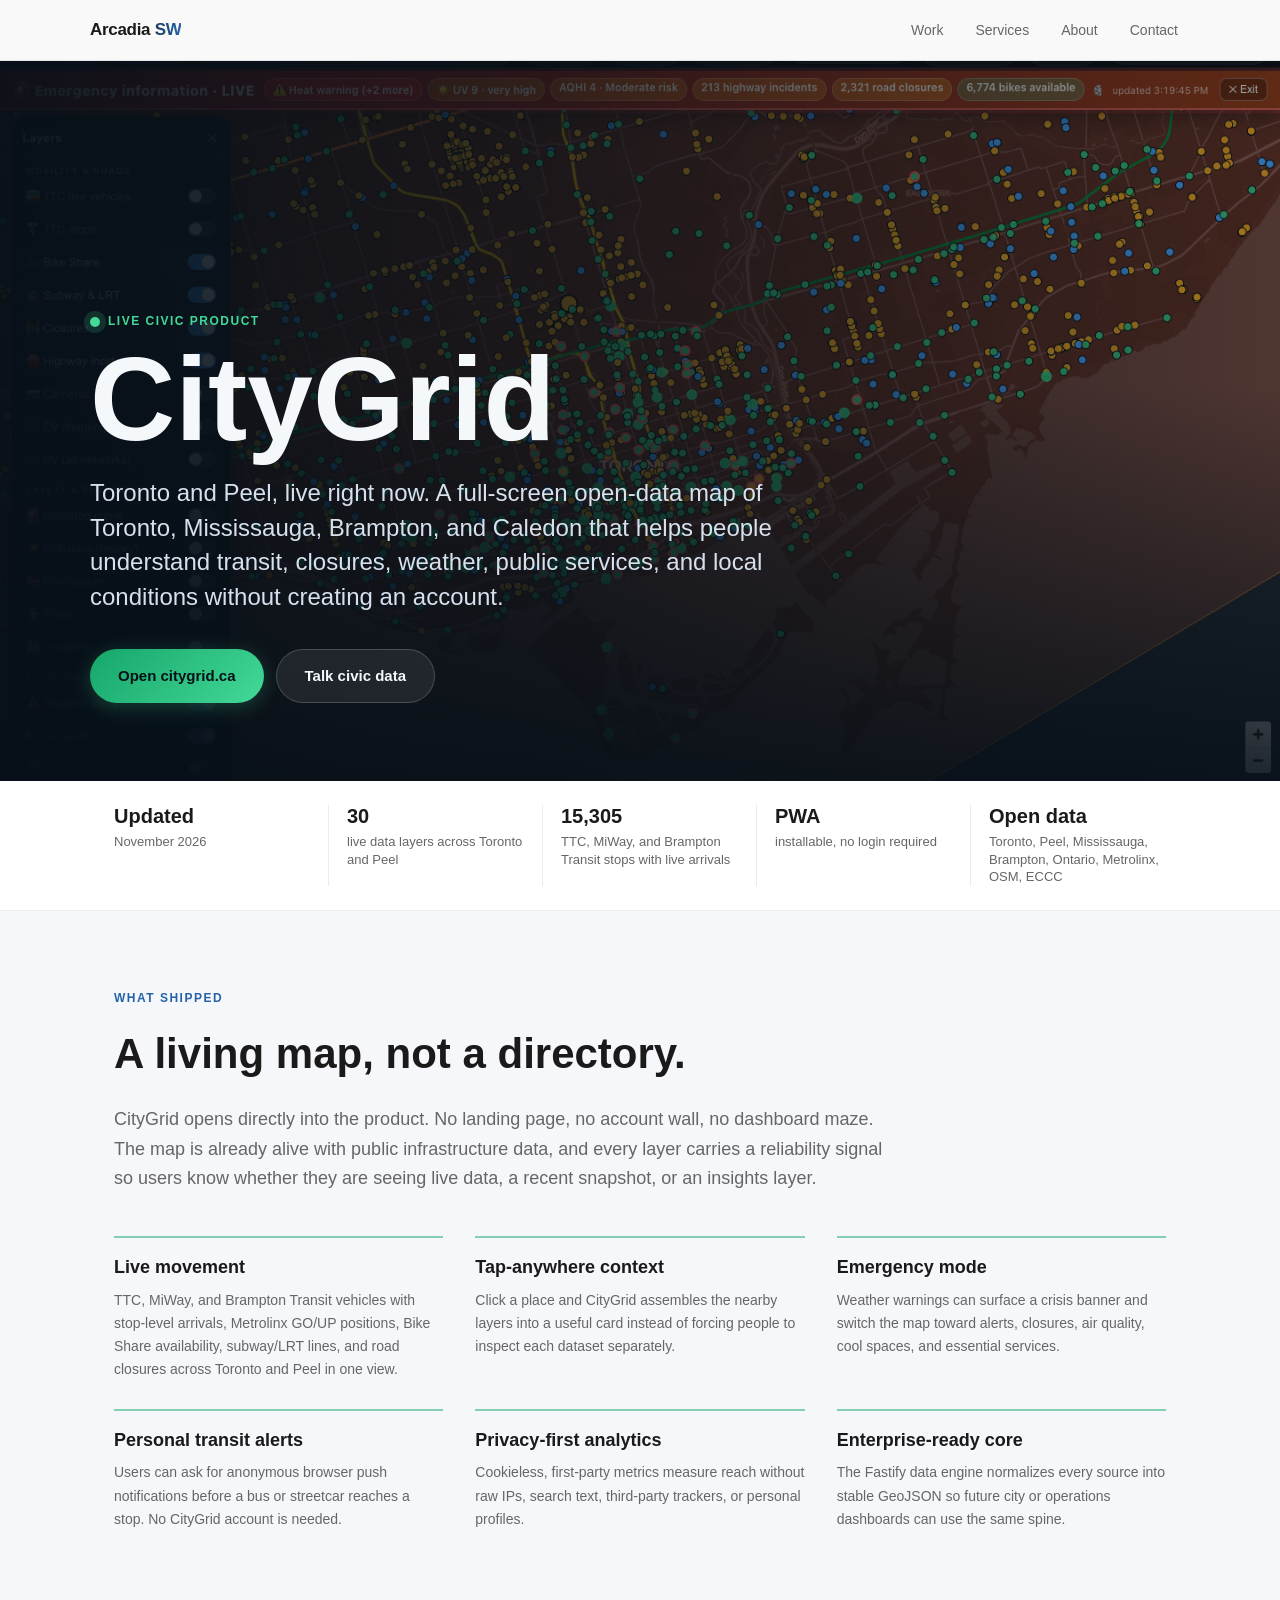
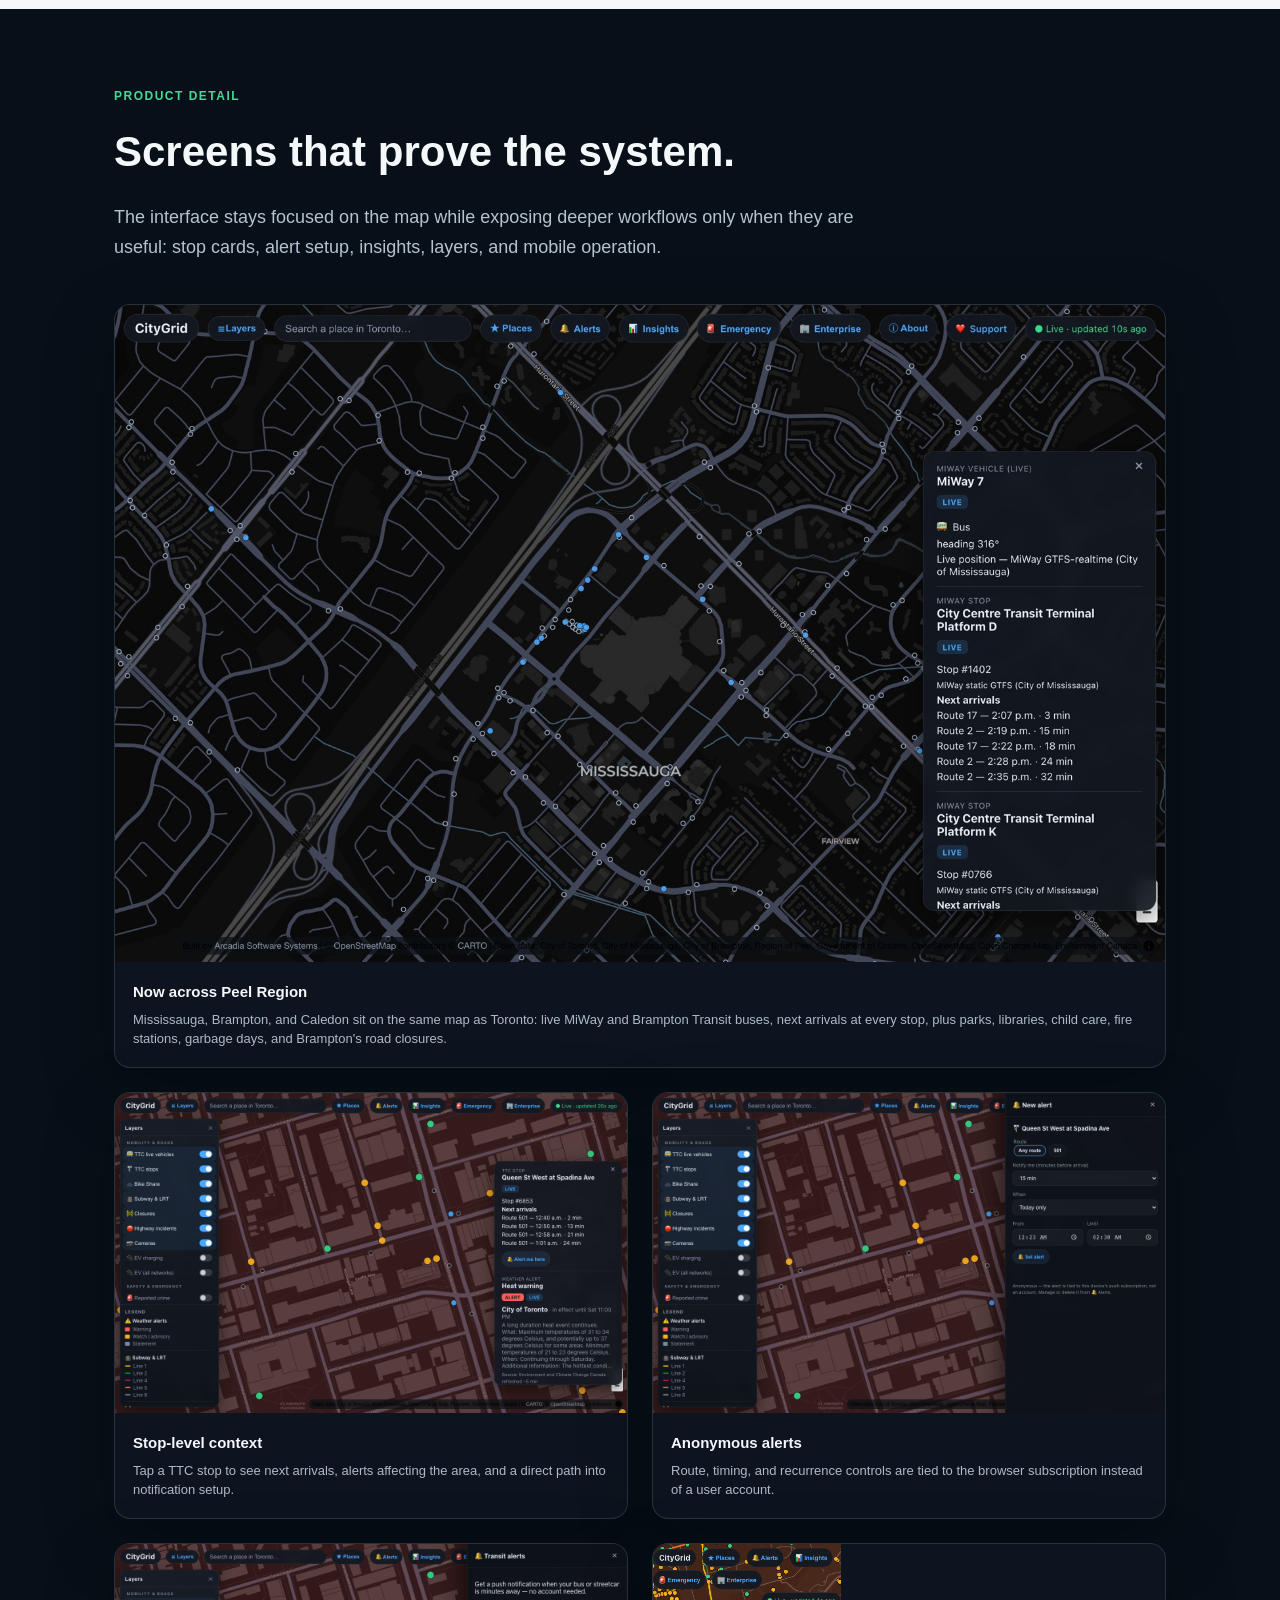
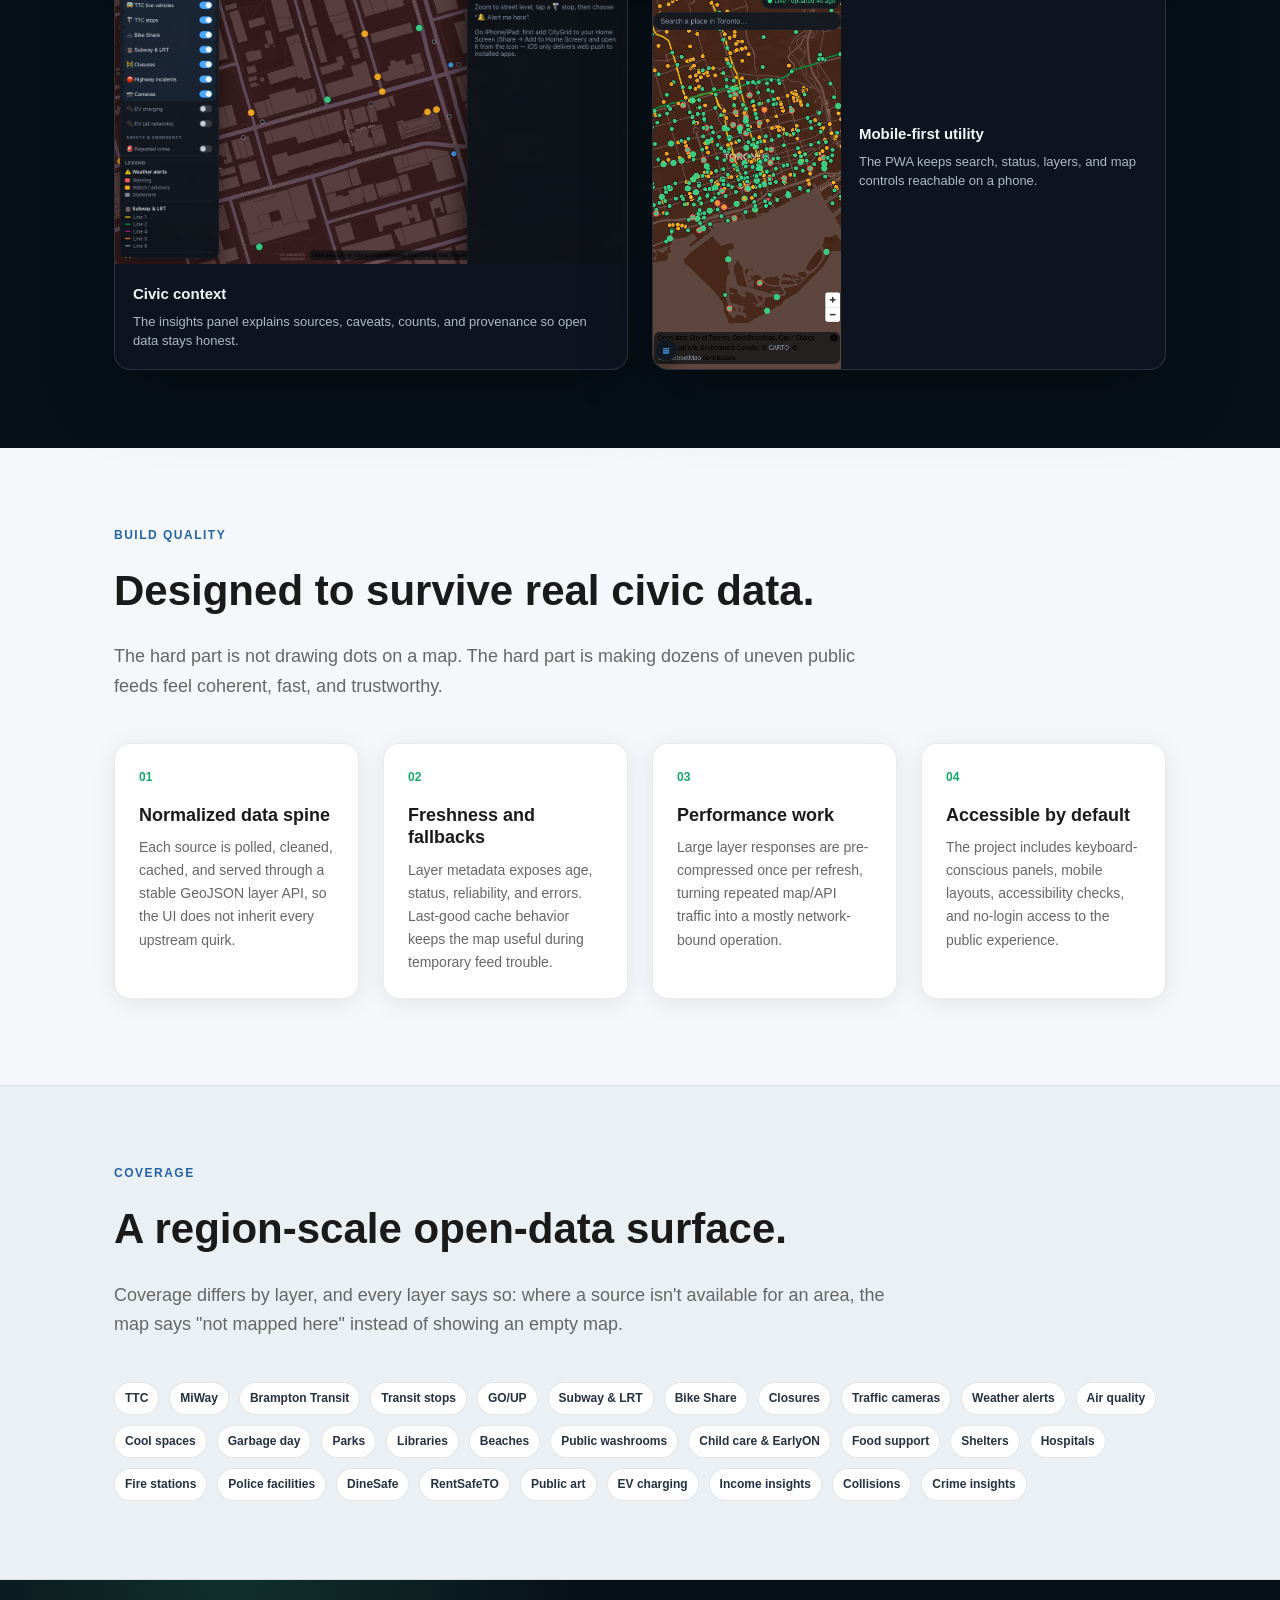
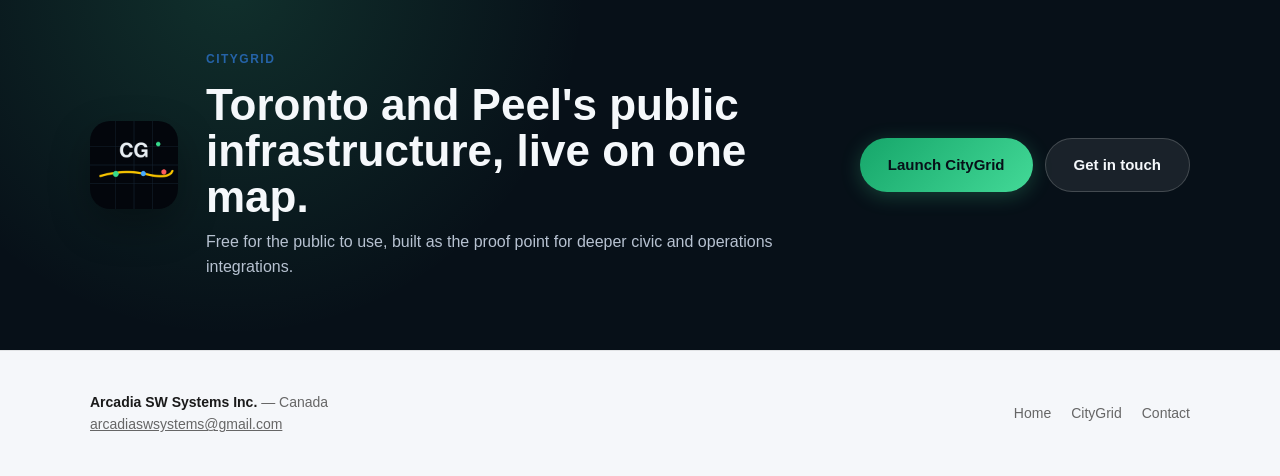
<file: citygrid/index.html>
<!DOCTYPE html>
<html lang="en">
<head>
  <meta charset="UTF-8" />
  <meta name="viewport" content="width=device-width, initial-scale=1.0" />
  <title>CityGrid — Live map of Toronto and Peel Region</title>
  <meta name="description" content="A live open-data map of Toronto and Peel Region: TTC, MiWay and Brampton Transit arrivals, road closures, weather alerts and 30 civic layers. Free, no account." />
  <link rel="canonical" href="https://arcadiaswsystems.ca/citygrid/" />
  <link rel="icon" href="/favicon.svg" type="image/svg+xml" />
  <link rel="icon" href="/favicon.ico" sizes="48x48" />
  <link rel="apple-touch-icon" href="/apple-touch-icon.png" />
  <meta name="theme-color" content="#1a3a5c" />
  <meta property="og:type" content="website" />
  <meta property="og:site_name" content="Arcadia SW Systems" />
  <meta property="og:locale" content="en_CA" />
  <meta property="og:title" content="CityGrid — Toronto and Peel, live right now" />
  <meta property="og:description" content="A live, glanceable map of Toronto and Peel Region built on open civic data." />
  <meta property="og:url" content="https://arcadiaswsystems.ca/citygrid/" />
  <meta property="og:image" content="https://arcadiaswsystems.ca/citygrid/og-card.png" />
  <meta property="og:image:width" content="1200" />
  <meta property="og:image:height" content="630" />
  <meta property="og:image:alt" content="CityGrid, a live map of Toronto and Peel Region." />
  <meta name="twitter:card" content="summary_large_image" />
  <script type="application/ld+json">
  {
    "@context": "https://schema.org",
    "@type": "WebApplication",
    "name": "CityGrid",
    "url": "https://citygrid.ca/",
    "description": "A live, glanceable map of Toronto and Peel Region built on open civic data: transit, bike share, road closures, weather alerts, civic services and more.",
    "operatingSystem": "Any (web browser)",
    "applicationCategory": "TravelApplication",
    "image": "https://arcadiaswsystems.ca/citygrid/icon.png",
    "publisher": {
      "@type": "Organization",
      "name": "Arcadia SW Systems Inc.",
      "url": "https://arcadiaswsystems.ca/"
    },
    "author": {
      "@type": "Organization",
      "name": "Arcadia SW Systems Inc.",
      "url": "https://arcadiaswsystems.ca/"
    },
    "browserRequirements": "Requires a modern web browser.",
    "offers": {
      "@type": "Offer",
      "price": "0",
      "priceCurrency": "CAD"
    },
    "areaServed": [
      "Toronto",
      "Peel Region"
    ]
  }
  </script>
  <base href="/" />
  <link rel="stylesheet" href="css/style.css" />
</head>
<body class="citygrid-case">

  <nav>
    <div class="nav-inner">
      <a class="nav-logo" href="/">Arcadia <span>SW</span></a>
      <ul class="nav-links">
        <li><a href="/#apps">Work</a></li>
        <li><a href="/#services">Services</a></li>
        <li><a href="/#about">About</a></li>
        <li><a href="mailto:arcadiaswsystems@gmail.com">Contact</a></li>
      </ul>
    </div>
  </nav>

  <main>
    <section class="case-hero">
      <div class="case-hero-bg">
        <img src="citygrid/app.png" alt="" />
      </div>
      <div class="case-hero-content">
        <span class="case-hero-label"><span class="case-live-dot"></span>Live civic product</span>
        <h1>CityGrid</h1>
        <p class="case-hero-sub">Toronto and Peel, live right now. A full-screen open-data map of Toronto, Mississauga, Brampton, and Caledon that helps people understand transit, closures, weather, public services, and local conditions without creating an account.</p>
        <div class="btn-group case-hero-actions">
          <a href="https://citygrid.ca" class="btn btn-city" target="_blank" rel="noopener noreferrer">Open citygrid.ca</a>
          <a href="mailto:arcadiaswsystems@gmail.com" class="btn btn-dark">Talk civic data</a>
        </div>
      </div>
    </section>

    <section class="case-stats-band" aria-label="CityGrid project facts">
      <div class="case-stats">
        <div>
          <strong>Updated</strong>
          <span>November 2026</span>
        </div>
        <div>
          <strong>30</strong>
          <span>live data layers across Toronto and Peel</span>
        </div>
        <div>
          <strong>15,305</strong>
          <span>TTC, MiWay, and Brampton Transit stops with live arrivals</span>
        </div>
        <div>
          <strong>PWA</strong>
          <span>installable, no login required</span>
        </div>
        <div>
          <strong>Open data</strong>
          <span>Toronto, Peel, Mississauga, Brampton, Ontario, Metrolinx, OSM, ECCC</span>
        </div>
      </div>
    </section>

    <section class="case-section">
      <div class="case-section-head">
        <p class="section-label">What shipped</p>
        <h2 class="section-title">A living map, not a directory.</h2>
        <p class="case-lede">CityGrid opens directly into the product. No landing page, no account wall, no dashboard maze. The map is already alive with public infrastructure data, and every layer carries a reliability signal so users know whether they are seeing live data, a recent snapshot, or an insights layer.</p>
      </div>

      <div class="case-feature-grid">
        <div class="case-feature">
          <h3>Live movement</h3>
          <p>TTC, MiWay, and Brampton Transit vehicles with stop-level arrivals, Metrolinx GO/UP positions, Bike Share availability, subway/LRT lines, and road closures across Toronto and Peel in one view.</p>
        </div>
        <div class="case-feature">
          <h3>Tap-anywhere context</h3>
          <p>Click a place and CityGrid assembles the nearby layers into a useful card instead of forcing people to inspect each dataset separately.</p>
        </div>
        <div class="case-feature">
          <h3>Emergency mode</h3>
          <p>Weather warnings can surface a crisis banner and switch the map toward alerts, closures, air quality, cool spaces, and essential services.</p>
        </div>
        <div class="case-feature">
          <h3>Personal transit alerts</h3>
          <p>Users can ask for anonymous browser push notifications before a bus or streetcar reaches a stop. No CityGrid account is needed.</p>
        </div>
        <div class="case-feature">
          <h3>Privacy-first analytics</h3>
          <p>Cookieless, first-party metrics measure reach without raw IPs, search text, third-party trackers, or personal profiles.</p>
        </div>
        <div class="case-feature">
          <h3>Enterprise-ready core</h3>
          <p>The Fastify data engine normalizes every source into stable GeoJSON so future city or operations dashboards can use the same spine.</p>
        </div>
      </div>
    </section>

    <section class="case-visual-band">
      <div class="case-section">
        <div class="case-section-head">
          <p class="section-label">Product detail</p>
          <h2 class="section-title">Screens that prove the system.</h2>
          <p class="case-lede">The interface stays focused on the map while exposing deeper workflows only when they are useful: stop cards, alert setup, insights, layers, and mobile operation.</p>
        </div>

        <div class="case-shot-grid">
          <figure class="case-shot case-shot-full">
            <img src="citygrid/peel-miway.jpg" alt="CityGrid over Mississauga City Centre, with a live MiWay bus and next arrivals at City Centre Transit Terminal" />
            <figcaption>
              <strong>Now across Peel Region</strong>
              <span>Mississauga, Brampton, and Caledon sit on the same map as Toronto: live MiWay and Brampton Transit buses, next arrivals at every stop, plus parks, libraries, child care, fire stations, garbage days, and Brampton's road closures.</span>
            </figcaption>
          </figure>
          <figure class="case-shot case-shot-wide">
            <img src="citygrid/stop-card.png" alt="CityGrid stop card showing live TTC arrivals and a weather alert" />
            <figcaption>
              <strong>Stop-level context</strong>
              <span>Tap a TTC stop to see next arrivals, alerts affecting the area, and a direct path into notification setup.</span>
            </figcaption>
          </figure>
          <figure class="case-shot case-shot-wide">
            <img src="citygrid/alert-composer.png" alt="CityGrid alert composer for anonymous transit push notifications" />
            <figcaption>
              <strong>Anonymous alerts</strong>
              <span>Route, timing, and recurrence controls are tied to the browser subscription instead of a user account.</span>
            </figcaption>
          </figure>
          <figure class="case-shot case-shot-wide">
            <img src="citygrid/insights.png" alt="CityGrid insights panel over the live Toronto map" />
            <figcaption>
              <strong>Civic context</strong>
              <span>The insights panel explains sources, caveats, counts, and provenance so open data stays honest.</span>
            </figcaption>
          </figure>
          <figure class="case-shot case-shot-mobile">
            <img src="citygrid/mobile.png" alt="CityGrid mobile layout with controls around the live Toronto map" />
            <figcaption>
              <strong>Mobile-first utility</strong>
              <span>The PWA keeps search, status, layers, and map controls reachable on a phone.</span>
            </figcaption>
          </figure>
        </div>
      </div>
    </section>

    <section class="case-section case-build">
      <div class="case-section-head">
        <p class="section-label">Build quality</p>
        <h2 class="section-title">Designed to survive real civic data.</h2>
        <p class="case-lede">The hard part is not drawing dots on a map. The hard part is making dozens of uneven public feeds feel coherent, fast, and trustworthy.</p>
      </div>

      <div class="case-proof-grid">
        <div class="case-proof">
          <span>01</span>
          <h3>Normalized data spine</h3>
          <p>Each source is polled, cleaned, cached, and served through a stable GeoJSON layer API, so the UI does not inherit every upstream quirk.</p>
        </div>
        <div class="case-proof">
          <span>02</span>
          <h3>Freshness and fallbacks</h3>
          <p>Layer metadata exposes age, status, reliability, and errors. Last-good cache behavior keeps the map useful during temporary feed trouble.</p>
        </div>
        <div class="case-proof">
          <span>03</span>
          <h3>Performance work</h3>
          <p>Large layer responses are pre-compressed once per refresh, turning repeated map/API traffic into a mostly network-bound operation.</p>
        </div>
        <div class="case-proof">
          <span>04</span>
          <h3>Accessible by default</h3>
          <p>The project includes keyboard-conscious panels, mobile layouts, accessibility checks, and no-login access to the public experience.</p>
        </div>
      </div>
    </section>

    <section class="case-data-band">
      <div class="case-section">
        <div class="case-section-head">
          <p class="section-label">Coverage</p>
          <h2 class="section-title">A region-scale open-data surface.</h2>
          <p class="case-lede">Coverage differs by layer, and every layer says so: where a source isn't available for an area, the map says "not mapped here" instead of showing an empty map.</p>
        </div>
        <div class="case-layer-list">
          <span>TTC</span>
          <span>MiWay</span>
          <span>Brampton Transit</span>
          <span>Transit stops</span>
          <span>GO/UP</span>
          <span>Subway &amp; LRT</span>
          <span>Bike Share</span>
          <span>Closures</span>
          <span>Traffic cameras</span>
          <span>Weather alerts</span>
          <span>Air quality</span>
          <span>Cool spaces</span>
          <span>Garbage day</span>
          <span>Parks</span>
          <span>Libraries</span>
          <span>Beaches</span>
          <span>Public washrooms</span>
          <span>Child care &amp; EarlyON</span>
          <span>Food support</span>
          <span>Shelters</span>
          <span>Hospitals</span>
          <span>Fire stations</span>
          <span>Police facilities</span>
          <span>DineSafe</span>
          <span>RentSafeTO</span>
          <span>Public art</span>
          <span>EV charging</span>
          <span>Income insights</span>
          <span>Collisions</span>
          <span>Crime insights</span>
        </div>
      </div>
    </section>

    <section class="case-cta-band">
      <div class="case-cta-inner">
        <img src="citygrid/icon.png" alt="" />
        <div>
          <p class="section-label">CityGrid</p>
          <h2>Toronto and Peel's public infrastructure, live on one map.</h2>
          <p>Free for the public to use, built as the proof point for deeper civic and operations integrations.</p>
        </div>
        <div class="btn-group case-cta-actions">
          <a href="https://citygrid.ca" class="btn btn-city" target="_blank" rel="noopener noreferrer">Launch CityGrid</a>
          <a href="mailto:arcadiaswsystems@gmail.com" class="btn btn-dark">Get in touch</a>
        </div>
      </div>
    </section>
  </main>

  <footer>
    <div class="footer-inner">
      <div class="footer-left">
        <strong>Arcadia SW Systems Inc.</strong> — Canada<br>
        <a href="mailto:arcadiaswsystems@gmail.com" style="color: inherit;">arcadiaswsystems@gmail.com</a>
      </div>
      <ul class="footer-links">
        <li><a href="/">Home</a></li>
        <li><a href="https://citygrid.ca" target="_blank" rel="noopener noreferrer">CityGrid</a></li>
        <li><a href="mailto:arcadiaswsystems@gmail.com">Contact</a></li>
      </ul>
    </div>
  </footer>

  <!-- Cloudflare Web Analytics: cookieless page-view counts, see /privacy/#website -->
  <script type="module" src="https://static.cloudflareinsights.com/beacon.min.js" data-cf-beacon='{"token": "41aa6ae8f9374803b6452d30bf8e0444"}'></script>
</body>
</html>
</file>
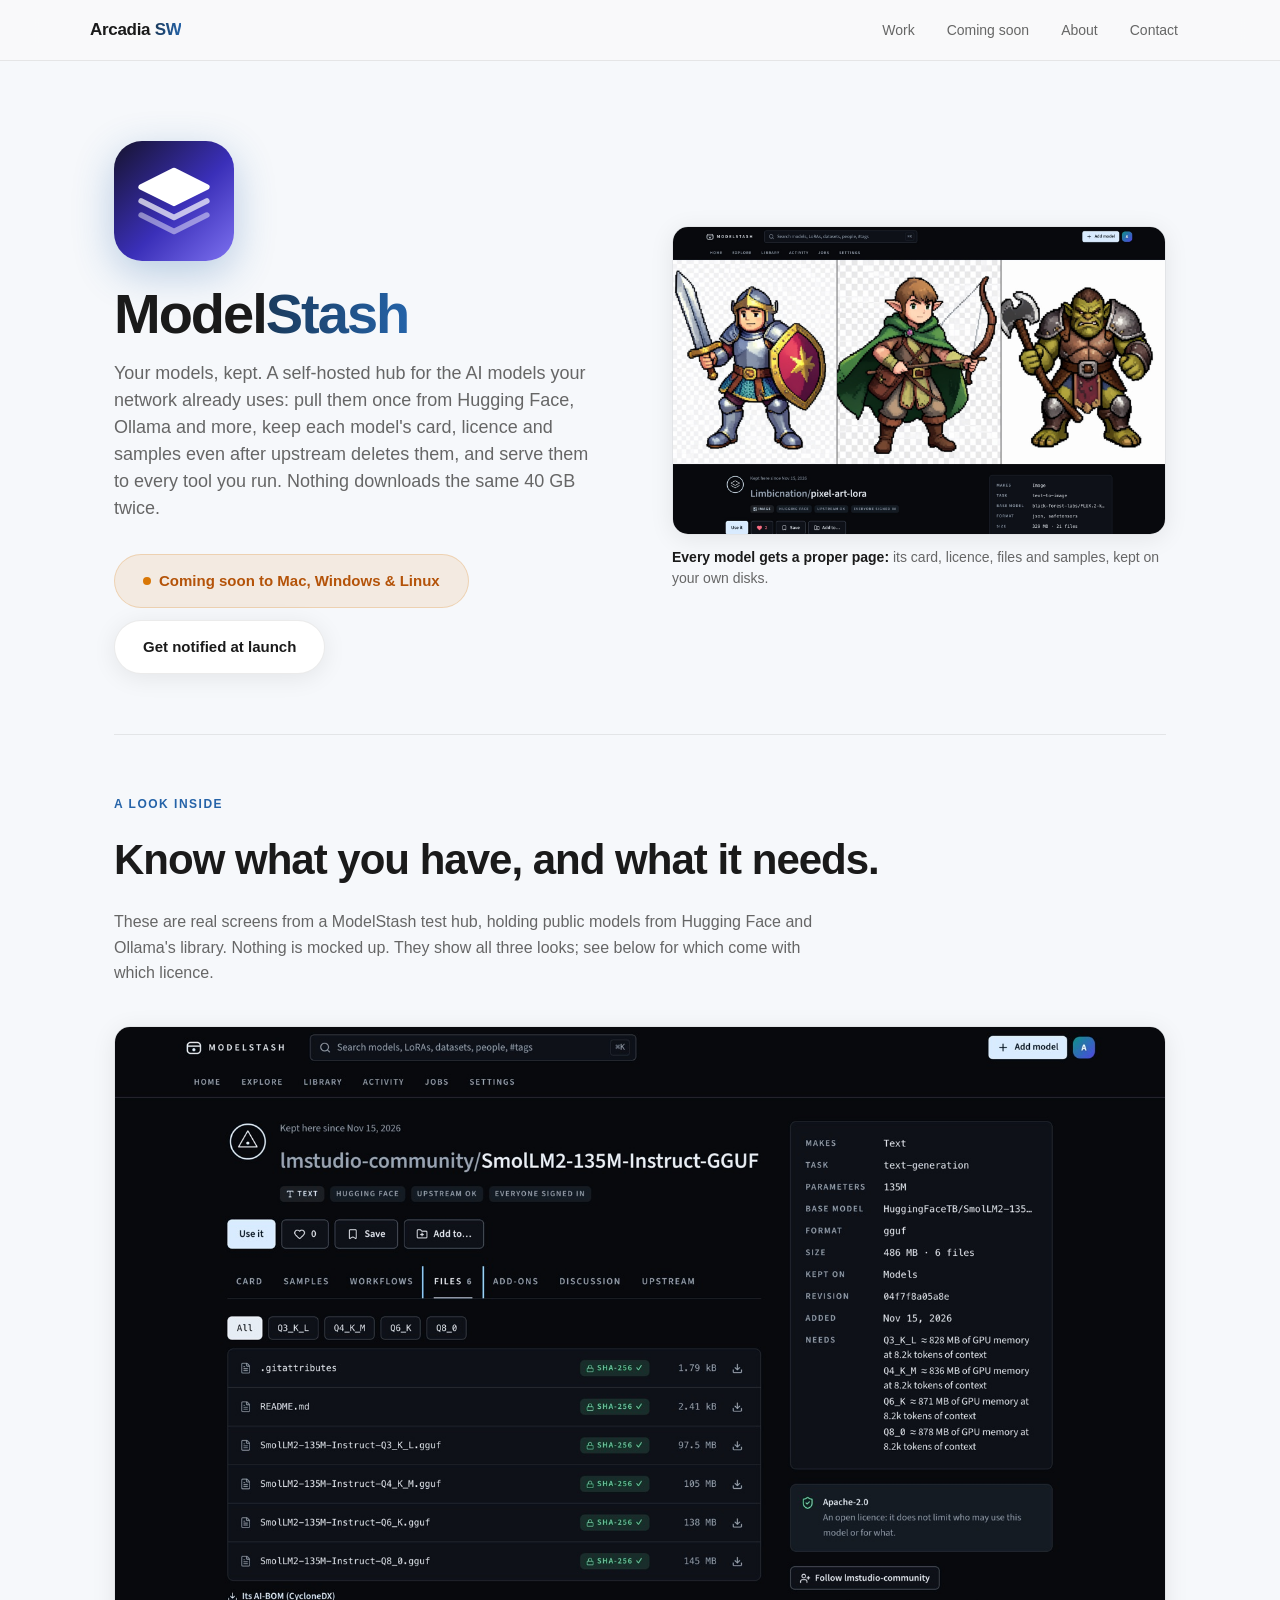
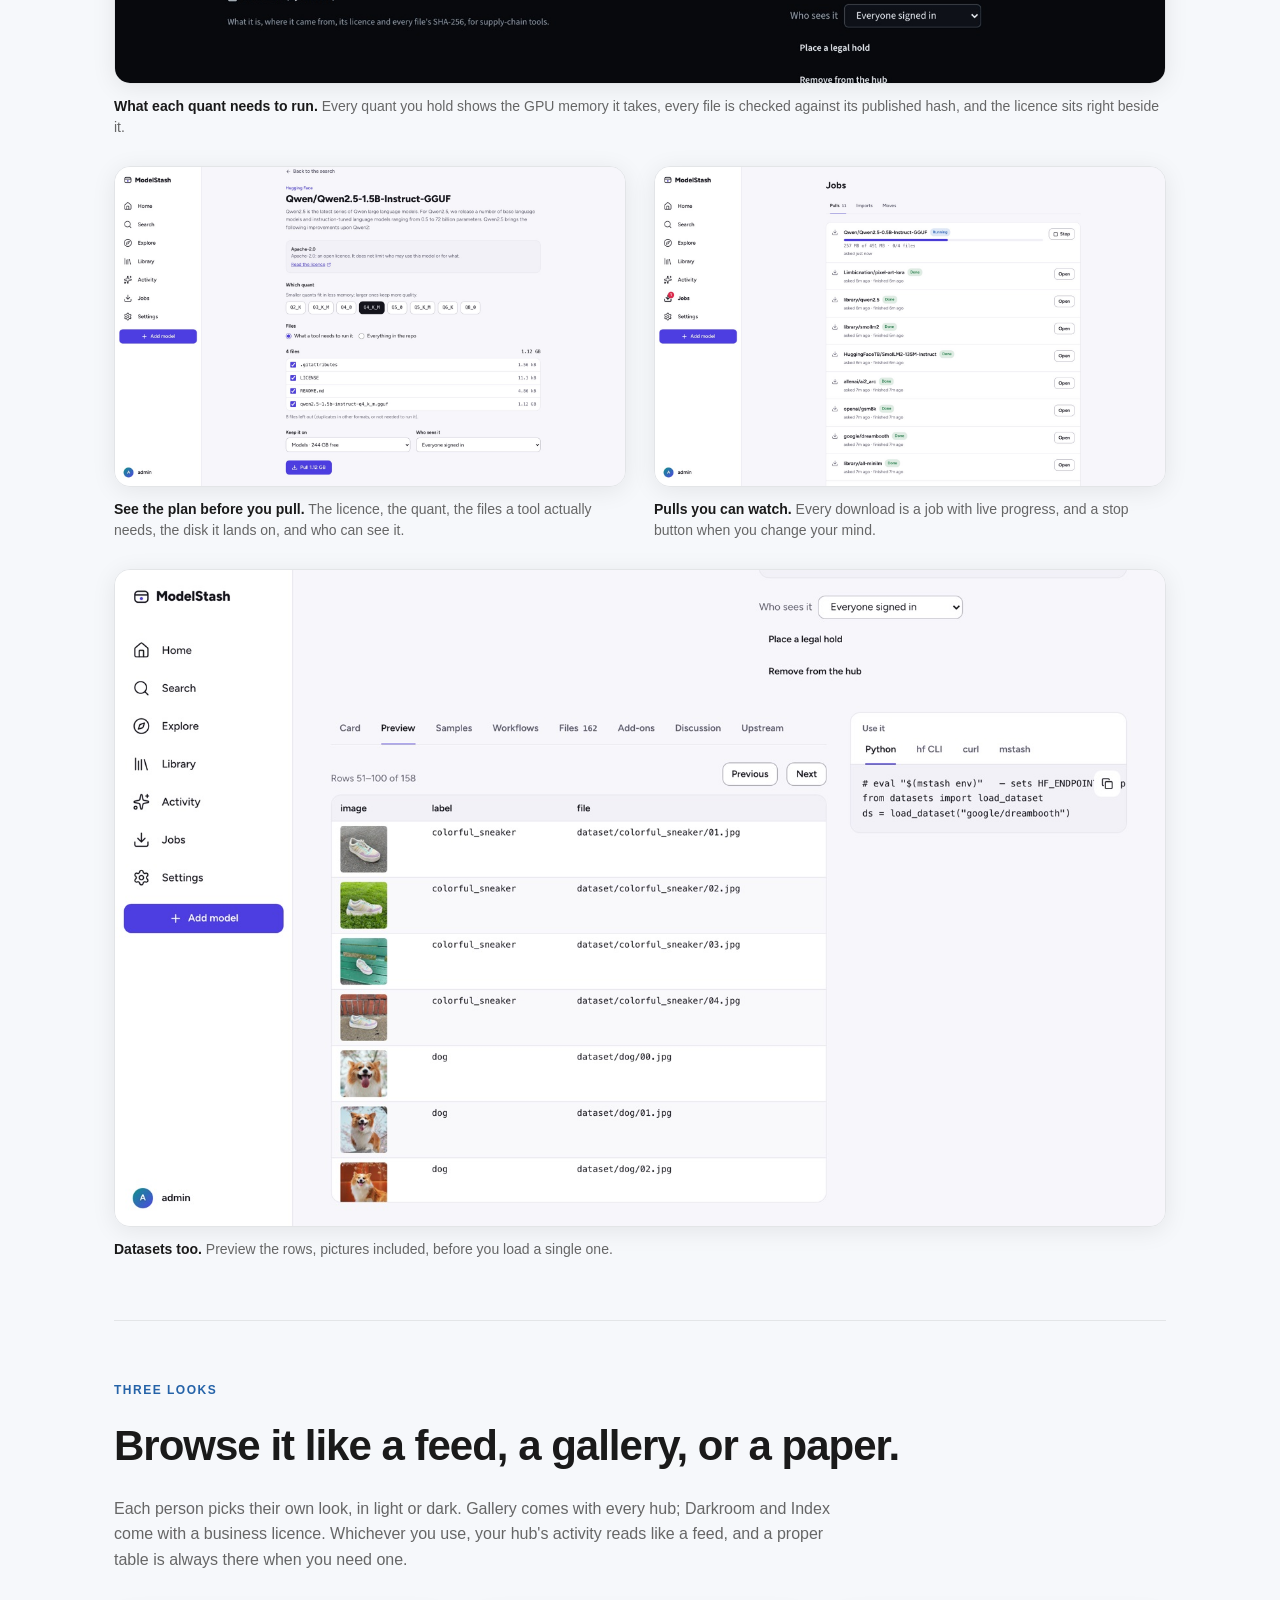
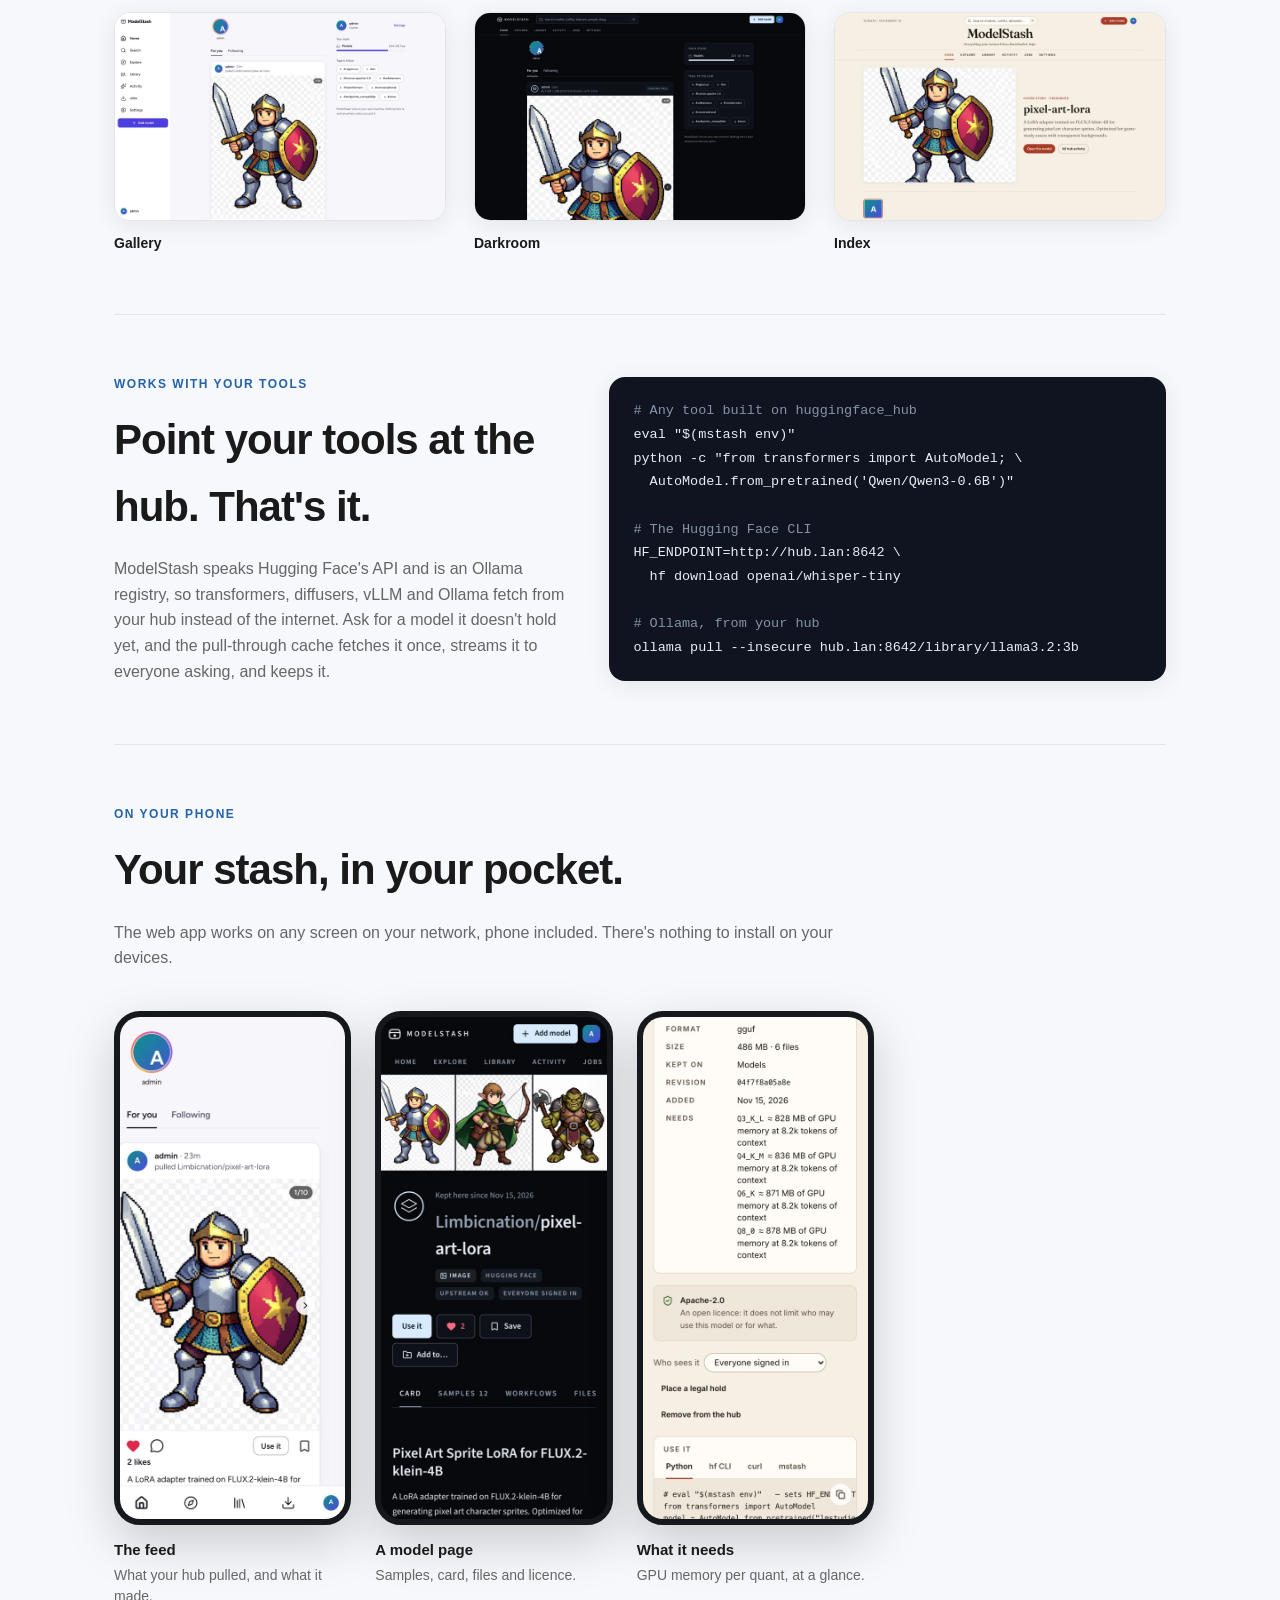
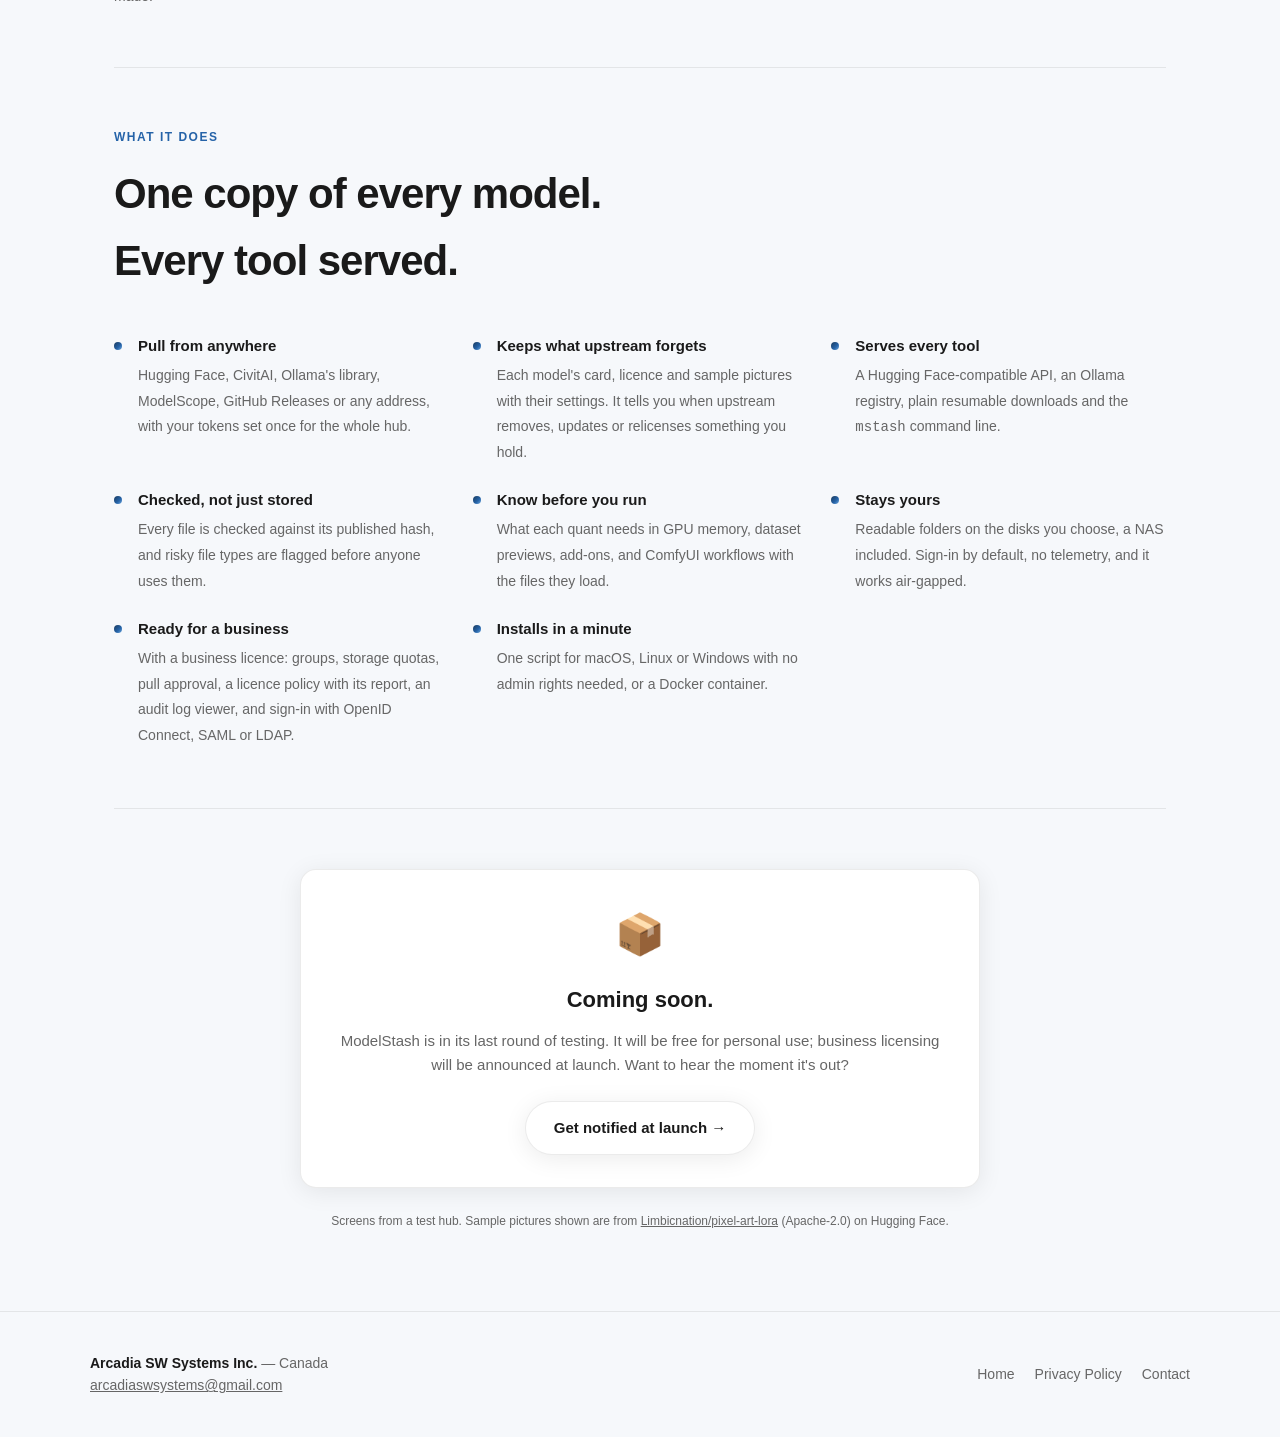
<file: modelstash/index.html>
<!DOCTYPE html>
<html lang="en">
<head>
  <meta charset="UTF-8" />
  <meta name="viewport" content="width=device-width, initial-scale=1.0" />
  <title>ModelStash — Self-hosted hub for your AI models</title>
  <meta name="description" content="A self-hosted hub for your AI models. Pull from Hugging Face, CivitAI and Ollama once, keep each model&#x27;s card and licence, and serve them to your whole network." />
  <link rel="canonical" href="https://arcadiaswsystems.ca/modelstash/" />
  <link rel="icon" href="/favicon.svg" type="image/svg+xml" />
  <link rel="icon" href="/favicon.ico" sizes="48x48" />
  <link rel="apple-touch-icon" href="/apple-touch-icon.png" />
  <meta name="theme-color" content="#1a3a5c" />
  <meta property="og:type" content="website" />
  <meta property="og:site_name" content="Arcadia SW Systems" />
  <meta property="og:locale" content="en_CA" />
  <meta property="og:title" content="ModelStash — your models, kept" />
  <meta property="og:description" content="A self-hosted hub that stores your AI models locally and serves them to every tool on your network." />
  <meta property="og:url" content="https://arcadiaswsystems.ca/modelstash/" />
  <meta property="og:image" content="https://arcadiaswsystems.ca/modelstash/og-card.jpg" />
  <meta property="og:image:width" content="1200" />
  <meta property="og:image:height" content="630" />
  <meta property="og:image:alt" content="ModelStash, a self-hosted hub for your AI models. Coming soon for Mac, Windows and Linux." />
  <meta name="twitter:card" content="summary_large_image" />
  <script type="application/ld+json">
  {
    "@context": "https://schema.org",
    "@type": "SoftwareApplication",
    "name": "ModelStash",
    "url": "https://arcadiaswsystems.ca/modelstash/",
    "description": "A self-hosted hub that stores your AI models locally and serves them to every tool on your network.",
    "operatingSystem": "macOS, Windows, Linux",
    "applicationCategory": "DeveloperApplication",
    "image": "https://arcadiaswsystems.ca/modelstash/icon.svg",
    "publisher": {
      "@type": "Organization",
      "name": "Arcadia SW Systems Inc.",
      "url": "https://arcadiaswsystems.ca/"
    },
    "author": {
      "@type": "Organization",
      "name": "Arcadia SW Systems Inc.",
      "url": "https://arcadiaswsystems.ca/"
    },
    "screenshot": "https://arcadiaswsystems.ca/modelstash/shot-lora.jpg"
  }
  </script>
  <base href="/" />
  <link rel="stylesheet" href="css/style.css" />
</head>
<body>

  <nav>
    <div class="nav-inner">
      <a class="nav-logo" href="/">Arcadia <span>SW</span></a>
      <ul class="nav-links">
        <li><a href="/#apps">Work</a></li>
        <li><a href="/#coming-soon">Coming soon</a></li>
        <li><a href="/#about">About</a></li>
        <li><a href="mailto:arcadiaswsystems@gmail.com">Contact</a></li>
      </ul>
    </div>
  </nav>

  <main>
    <div class="page">

      <!-- App Hero -->
      <section class="app-hero">
        <div>
          <div class="app-hero-icon"><img src="modelstash/icon.svg" alt="ModelStash icon" /></div>
          <h1>Model<span class="gradient-text">Stash</span></h1>
          <p class="app-hero-sub">Your models, kept. A self-hosted hub for the AI models your network already uses: pull them once from Hugging Face, Ollama and more, keep each model's card, licence and samples even after upstream deletes them, and serve them to every tool you run. Nothing downloads the same 40 GB twice.</p>
          <div class="btn-group" style="justify-content: flex-start;">
            <span class="btn btn-pending" aria-label="Coming soon to Mac, Windows and Linux">
              <span class="pending-dot"></span> Coming soon to Mac, Windows &amp; Linux
            </span>
            <a href="mailto:arcadiaswsystems@gmail.com?subject=ModelStash%20early%20access" class="btn btn-secondary">Get notified at launch</a>
          </div>
        </div>
        <figure class="screen">
          <img src="modelstash/shot-lora.jpg" alt="A ModelStash model page in the dark Darkroom look, with a pixel-art LoRA's sample pictures edge to edge" />
          <figcaption><strong>Every model gets a proper page:</strong> its card, licence, files and samples, kept on your own disks.</figcaption>
        </figure>
      </section>

      <!-- Screens -->
      <section class="showcase-section">
        <p class="section-label">A look inside</p>
        <h2 class="section-title">Know what you have, and what it needs.</h2>
        <p class="showcase-lede">These are real screens from a ModelStash test hub, holding public models from Hugging Face and Ollama's library. Nothing is mocked up. They show all three looks; see below for which come with which licence.</p>
        <div class="screen-grid">
          <figure class="screen screen-wide">
            <img src="modelstash/shot-quants.jpg" alt="A GGUF model page listing four quants, each with its GPU memory estimate, and a SHA-256 check on every file" loading="lazy" />
            <figcaption><strong>What each quant needs to run.</strong> Every quant you hold shows the GPU memory it takes, every file is checked against its published hash, and the licence sits right beside it.</figcaption>
          </figure>
          <figure class="screen">
            <img src="modelstash/shot-plan.jpg" alt="The add-model plan: licence, quant choice, file list, free space and who can see it, then Pull 1.12 GB" loading="lazy" />
            <figcaption><strong>See the plan before you pull.</strong> The licence, the quant, the files a tool actually needs, the disk it lands on, and who can see it.</figcaption>
          </figure>
          <figure class="screen">
            <img src="modelstash/shot-pulls.jpg" alt="The jobs page with a pull in progress at 257 of 491 MB and a list of finished pulls" loading="lazy" />
            <figcaption><strong>Pulls you can watch.</strong> Every download is a job with live progress, and a stop button when you change your mind.</figcaption>
          </figure>
          <figure class="screen screen-wide">
            <img src="modelstash/shot-dataset.jpg" alt="A dataset preview showing rows of images with their labels and file names" loading="lazy" />
            <figcaption><strong>Datasets too.</strong> Preview the rows, pictures included, before you load a single one.</figcaption>
          </figure>
        </div>
      </section>

      <!-- Looks -->
      <section class="showcase-section">
        <p class="section-label">Three looks</p>
        <h2 class="section-title">Browse it like a feed, a gallery, or a paper.</h2>
        <p class="showcase-lede">Each person picks their own look, in light or dark. Gallery comes with every hub; Darkroom and Index come with a business licence. Whichever you use, your hub's activity reads like a feed, and a proper table is always there when you need one.</p>
        <div class="screen-grid screen-grid-3">
          <figure class="screen">
            <img src="modelstash/look-gallery.jpg" alt="The home feed in the Gallery look" loading="lazy" />
            <figcaption><strong>Gallery</strong></figcaption>
          </figure>
          <figure class="screen">
            <img src="modelstash/look-darkroom.jpg" alt="The home feed in the Darkroom look" loading="lazy" />
            <figcaption><strong>Darkroom</strong></figcaption>
          </figure>
          <figure class="screen">
            <img src="modelstash/look-index.jpg" alt="The home page in the Index look, with a serif masthead and a cover story" loading="lazy" />
            <figcaption><strong>Index</strong></figcaption>
          </figure>
        </div>
      </section>

      <!-- Tools -->
      <section class="showcase-section">
        <div class="split">
          <div>
            <p class="section-label">Works with your tools</p>
            <h2 class="section-title">Point your tools at the hub. That's it.</h2>
            <p class="showcase-lede" style="margin-bottom: 0;">ModelStash speaks Hugging Face's API and is an Ollama registry, so transformers, diffusers, vLLM and Ollama fetch from your hub instead of the internet. Ask for a model it doesn't hold yet, and the pull-through cache fetches it once, streams it to everyone asking, and keeps it.</p>
          </div>
          <div class="code-card"><span class="c"># Any tool built on huggingface_hub</span>
eval "$(mstash env)"
python -c "from transformers import AutoModel; \
  AutoModel.from_pretrained('Qwen/Qwen3-0.6B')"

<span class="c"># The Hugging Face CLI</span>
HF_ENDPOINT=http://hub.lan:8642 \
  hf download openai/whisper-tiny

<span class="c"># Ollama, from your hub</span>
ollama pull --insecure hub.lan:8642/library/llama3.2:3b</div>
        </div>
      </section>

      <!-- Phone -->
      <section class="showcase-section">
        <p class="section-label">On your phone</p>
        <h2 class="section-title">Your stash, in your pocket.</h2>
        <p class="showcase-lede">The web app works on any screen on your network, phone included. There's nothing to install on your devices.</p>
        <div class="phone-row" style="max-width: 760px;">
          <figure class="phone">
            <img src="modelstash/phone-feed.jpg" alt="The ModelStash feed on a phone" loading="lazy" />
            <figcaption><strong>The feed</strong>What your hub pulled, and what it made.</figcaption>
          </figure>
          <figure class="phone">
            <img src="modelstash/phone-lora.jpg" alt="A model page with sample pictures on a phone" loading="lazy" />
            <figcaption><strong>A model page</strong>Samples, card, files and licence.</figcaption>
          </figure>
          <figure class="phone">
            <img src="modelstash/phone-quants.jpg" alt="What each quant needs to run, on a phone" loading="lazy" />
            <figcaption><strong>What it needs</strong>GPU memory per quant, at a glance.</figcaption>
          </figure>
        </div>
      </section>

      <!-- Features -->
      <section class="features-section">
        <p class="section-label">What it does</p>
        <h2 class="section-title" style="margin-bottom: 0;">One copy of every model.<br>Every tool served.</h2>
        <div class="features-grid">
          <div class="feature-item">
            <div class="feature-dot"></div>
            <div class="feature-text">
              <strong>Pull from anywhere</strong>
              <span>Hugging Face, CivitAI, Ollama's library, ModelScope, GitHub Releases or any address, with your tokens set once for the whole hub.</span>
            </div>
          </div>
          <div class="feature-item">
            <div class="feature-dot"></div>
            <div class="feature-text">
              <strong>Keeps what upstream forgets</strong>
              <span>Each model's card, licence and sample pictures with their settings. It tells you when upstream removes, updates or relicenses something you hold.</span>
            </div>
          </div>
          <div class="feature-item">
            <div class="feature-dot"></div>
            <div class="feature-text">
              <strong>Serves every tool</strong>
              <span>A Hugging Face-compatible API, an Ollama registry, plain resumable downloads and the <code>mstash</code> command line.</span>
            </div>
          </div>
          <div class="feature-item">
            <div class="feature-dot"></div>
            <div class="feature-text">
              <strong>Checked, not just stored</strong>
              <span>Every file is checked against its published hash, and risky file types are flagged before anyone uses them.</span>
            </div>
          </div>
          <div class="feature-item">
            <div class="feature-dot"></div>
            <div class="feature-text">
              <strong>Know before you run</strong>
              <span>What each quant needs in GPU memory, dataset previews, add-ons, and ComfyUI workflows with the files they load.</span>
            </div>
          </div>
          <div class="feature-item">
            <div class="feature-dot"></div>
            <div class="feature-text">
              <strong>Stays yours</strong>
              <span>Readable folders on the disks you choose, a NAS included. Sign-in by default, no telemetry, and it works air-gapped.</span>
            </div>
          </div>
          <div class="feature-item">
            <div class="feature-dot"></div>
            <div class="feature-text">
              <strong>Ready for a business</strong>
              <span>With a business licence: groups, storage quotas, pull approval, a licence policy with its report, an audit log viewer, and sign-in with OpenID Connect, SAML or LDAP.</span>
            </div>
          </div>
          <div class="feature-item">
            <div class="feature-dot"></div>
            <div class="feature-text">
              <strong>Installs in a minute</strong>
              <span>One script for macOS, Linux or Windows with no admin rights needed, or a Docker container.</span>
            </div>
          </div>
        </div>
      </section>

      <!-- Get in touch -->
      <section style="padding: 60px 0 80px; border-top: 1px solid var(--border);">
        <div class="card" style="max-width: 680px; margin: 0 auto; text-align: center;">
          <div style="font-size: 40px; margin-bottom: 16px;">📦</div>
          <h3 style="font-size: 22px; font-weight: 800; margin-bottom: 12px;">Coming soon.</h3>
          <p style="color: var(--muted); font-size: 15px; line-height: 1.6; margin-bottom: 24px;">ModelStash is in its last round of testing. It will be free for personal use; business licensing will be announced at launch. Want to hear the moment it's out?</p>
          <a href="mailto:arcadiaswsystems@gmail.com?subject=ModelStash%20early%20access" class="btn btn-secondary" style="margin: 0 auto;">Get notified at launch →</a>
        </div>
        <p style="text-align: center; color: var(--muted); font-size: 12px; margin-top: 24px;">Screens from a test hub. Sample pictures shown are from <a href="https://huggingface.co/Limbicnation/pixel-art-lora" target="_blank" rel="noopener noreferrer" style="color: inherit;">Limbicnation/pixel-art-lora</a> (Apache-2.0) on Hugging Face.</p>
      </section>

    </div>
  </main>

  <footer>
    <div class="footer-inner">
      <div class="footer-left">
        <strong>Arcadia SW Systems Inc.</strong> — Canada<br>
        <a href="mailto:arcadiaswsystems@gmail.com" style="color: inherit;">arcadiaswsystems@gmail.com</a>
      </div>
      <ul class="footer-links">
        <li><a href="/">Home</a></li>
        <li><a href="privacy/">Privacy Policy</a></li>
        <li><a href="mailto:arcadiaswsystems@gmail.com">Contact</a></li>
      </ul>
    </div>
  </footer>

  <!-- Cloudflare Web Analytics: cookieless page-view counts, see /privacy/#website -->
  <script type="module" src="https://static.cloudflareinsights.com/beacon.min.js" data-cf-beacon='{"token": "41aa6ae8f9374803b6452d30bf8e0444"}'></script>
</body>
</html>
</file>
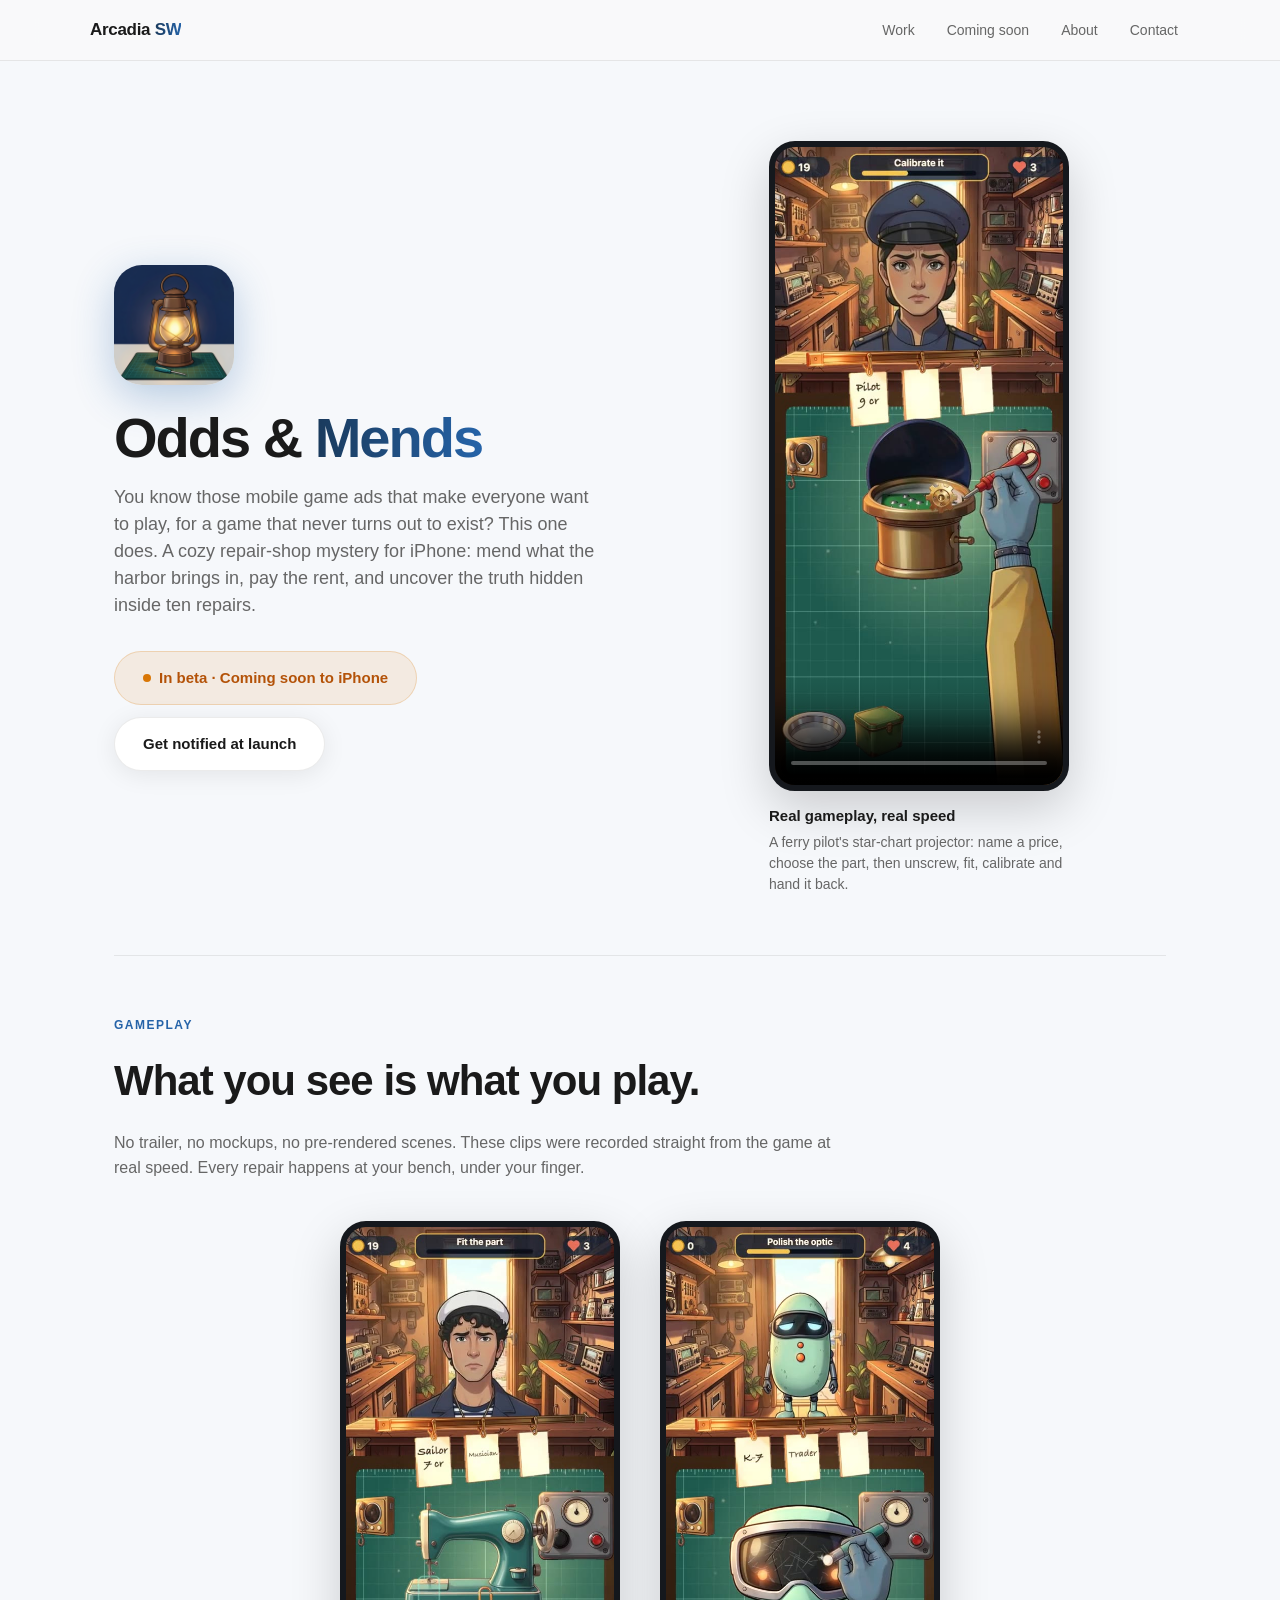
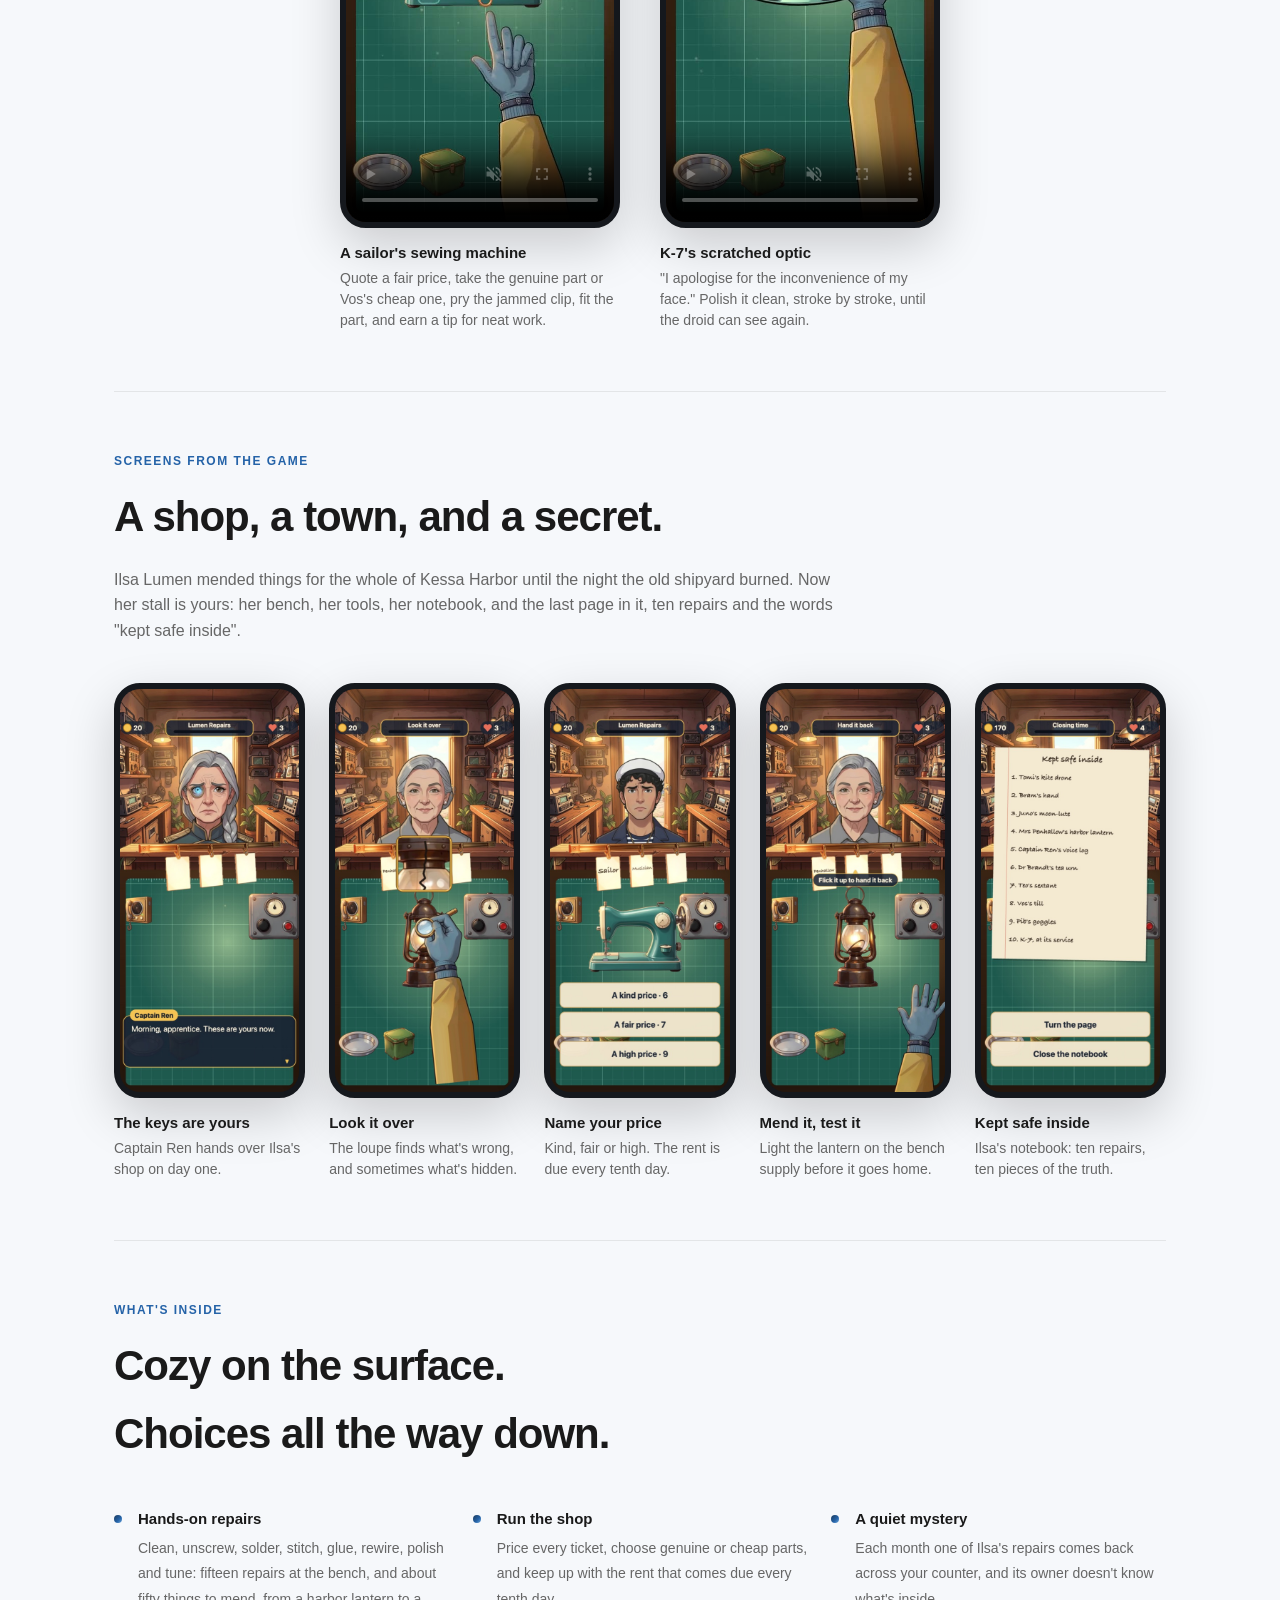
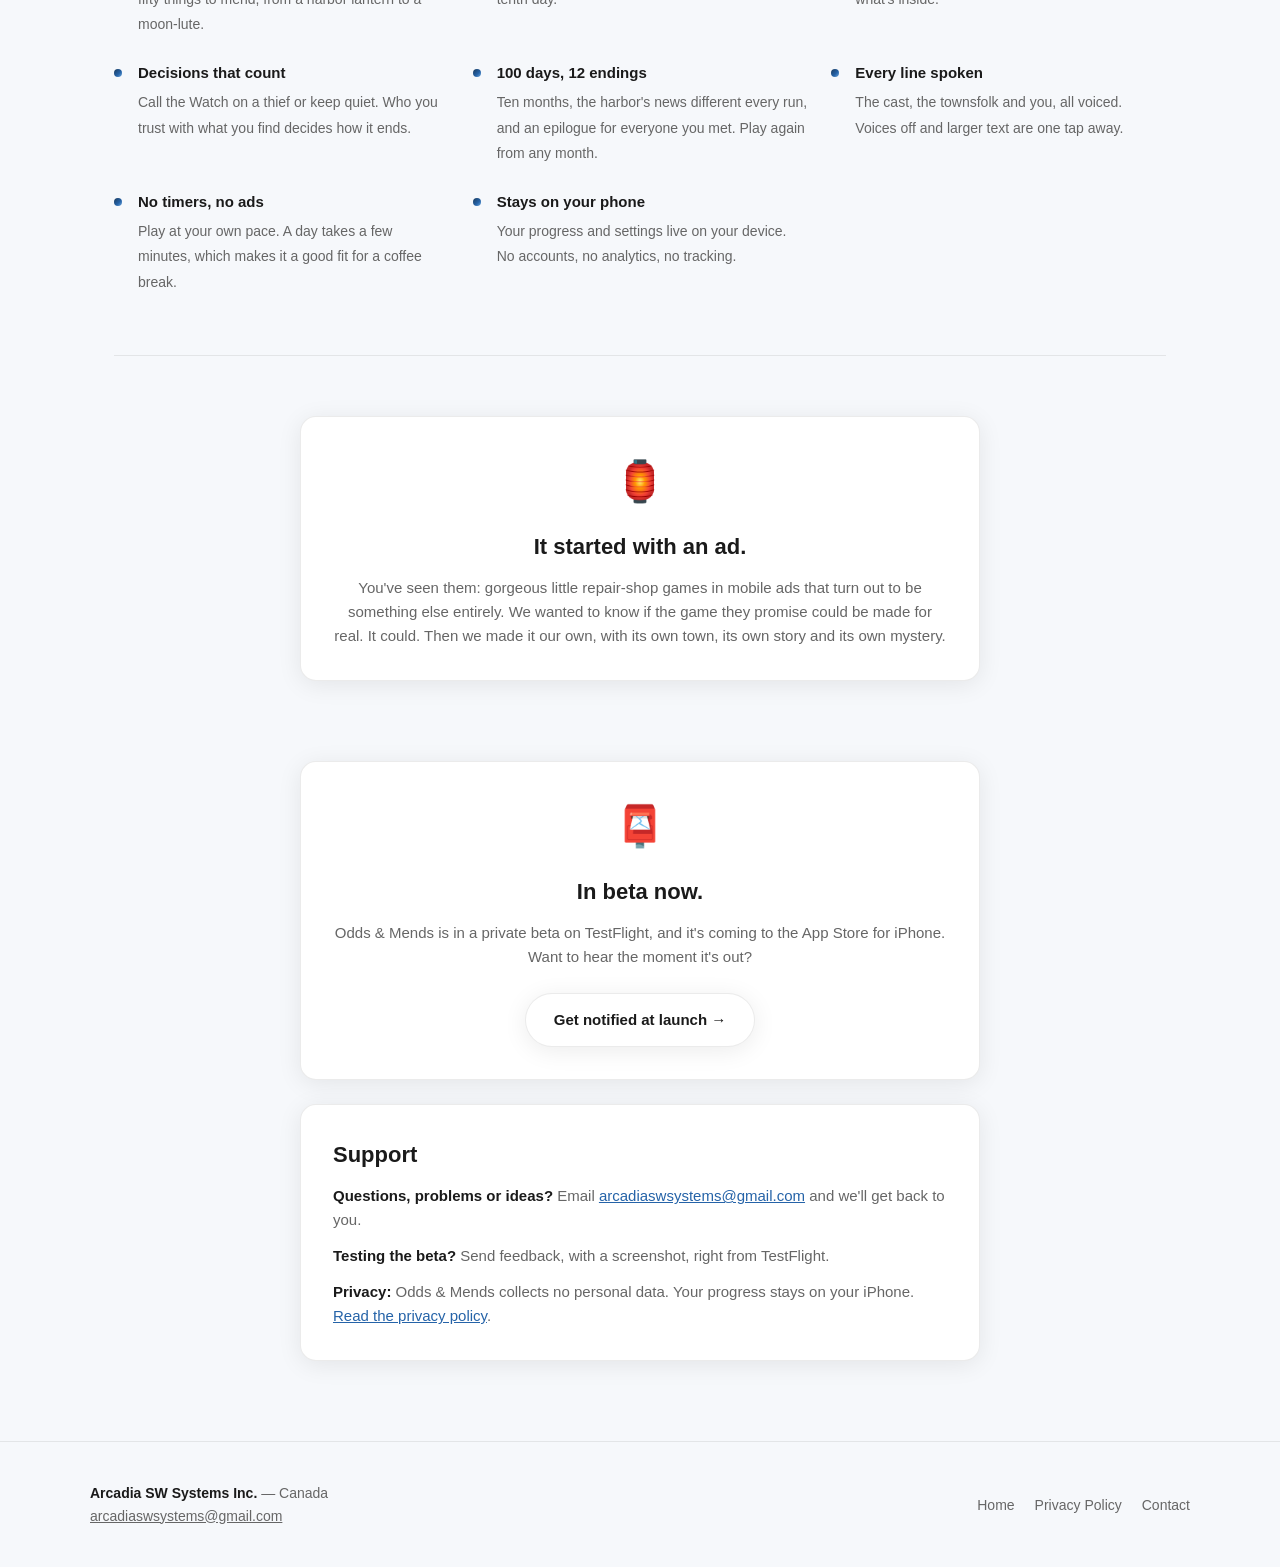
<file: odds-and-mends/index.html>
<!DOCTYPE html>
<html lang="en">
<head>
  <meta charset="UTF-8" />
  <meta name="viewport" content="width=device-width, initial-scale=1.0" />
  <title>Odds &amp; Mends — Cozy repair-shop mystery game for iPhone</title>
  <meta name="description" content="A cozy repair-shop mystery for iPhone: mend what the harbor brings in, pay the rent and uncover the truth inside ten repairs. 100 days, 12 endings. Coming soon." />
  <link rel="canonical" href="https://arcadiaswsystems.ca/odds-and-mends/" />
  <link rel="icon" href="/favicon.svg" type="image/svg+xml" />
  <link rel="icon" href="/favicon.ico" sizes="48x48" />
  <link rel="apple-touch-icon" href="/apple-touch-icon.png" />
  <meta name="theme-color" content="#1a3a5c" />
  <meta property="og:type" content="website" />
  <meta property="og:site_name" content="Arcadia SW Systems" />
  <meta property="og:locale" content="en_CA" />
  <meta property="og:title" content="Odds &amp; Mends — a cozy repair-shop mystery for iPhone" />
  <meta property="og:description" content="A cozy repair-shop mystery for iPhone. See real gameplay: every repair played with your finger." />
  <meta property="og:url" content="https://arcadiaswsystems.ca/odds-and-mends/" />
  <meta property="og:image" content="https://arcadiaswsystems.ca/odds-and-mends/og-card.jpg" />
  <meta property="og:image:width" content="1200" />
  <meta property="og:image:height" content="630" />
  <meta property="og:image:alt" content="Odds &amp; Mends, a cozy repair-shop mystery for iPhone, with real gameplay." />
  <meta name="twitter:card" content="summary_large_image" />
  <script type="application/ld+json">
  {
    "@context": "https://schema.org",
    "@type": "VideoGame",
    "name": "Odds & Mends",
    "url": "https://arcadiaswsystems.ca/odds-and-mends/",
    "description": "A cozy repair-shop mystery for iPhone: mend what the harbor brings in, pay the rent, and uncover the truth hidden inside ten repairs.",
    "operatingSystem": "iOS",
    "applicationCategory": "GameApplication",
    "image": "https://arcadiaswsystems.ca/odds-and-mends/icon.png",
    "publisher": {
      "@type": "Organization",
      "name": "Arcadia SW Systems Inc.",
      "url": "https://arcadiaswsystems.ca/"
    },
    "author": {
      "@type": "Organization",
      "name": "Arcadia SW Systems Inc.",
      "url": "https://arcadiaswsystems.ca/"
    },
    "gamePlatform": "iPhone",
    "genre": "Mystery",
    "screenshot": [
      "https://arcadiaswsystems.ca/odds-and-mends/shot-bench.jpg",
      "https://arcadiaswsystems.ca/odds-and-mends/shot-loupe.jpg"
    ],
    "video": {
      "@type": "VideoObject",
      "name": "Odds & Mends gameplay: mending a star-chart projector",
      "description": "Real gameplay recorded from the game: unscrewing, fitting a part, calibrating and handing the projector back.",
      "thumbnailUrl": "https://arcadiaswsystems.ca/odds-and-mends/clip-projector.jpg",
      "contentUrl": "https://arcadiaswsystems.ca/odds-and-mends/clip-projector.mp4",
      "uploadDate": "2026-11-15"
    }
  }
  </script>
  <base href="/" />
  <link rel="stylesheet" href="css/style.css" />
</head>
<body>

  <nav>
    <div class="nav-inner">
      <a class="nav-logo" href="/">Arcadia <span>SW</span></a>
      <ul class="nav-links">
        <li><a href="/#apps">Work</a></li>
        <li><a href="/#coming-soon">Coming soon</a></li>
        <li><a href="/#about">About</a></li>
        <li><a href="mailto:arcadiaswsystems@gmail.com">Contact</a></li>
      </ul>
    </div>
  </nav>

  <main>
    <div class="page">

      <!-- App Hero -->
      <section class="app-hero">
        <div>
          <div class="app-hero-icon"><img src="odds-and-mends/icon.png" alt="Odds &amp; Mends icon: a lit harbor lantern on a workbench" /></div>
          <h1>Odds &amp; <span class="gradient-text">Mends</span></h1>
          <p class="app-hero-sub">You know those mobile game ads that make everyone want to play, for a game that never turns out to exist? This one does. A cozy repair-shop mystery for iPhone: mend what the harbor brings in, pay the rent, and uncover the truth hidden inside ten repairs.</p>
          <div class="btn-group" style="justify-content: flex-start;">
            <span class="btn btn-pending" aria-label="In beta, coming soon to iPhone">
              <span class="pending-dot"></span> In beta · Coming soon to iPhone
            </span>
            <a href="mailto:arcadiaswsystems@gmail.com?subject=Odds%20%26%20Mends%20early%20access" class="btn btn-secondary">Get notified at launch</a>
          </div>
        </div>
        <figure class="phone phone-hero">
          <video data-autoplay muted loop playsinline preload="none" poster="odds-and-mends/clip-projector.jpg" aria-label="Gameplay: a ferry pilot's star-chart projector is unscrewed, opened, given a new part, calibrated and handed back">
            <source src="odds-and-mends/clip-projector.mp4" type="video/mp4" />
          </video>
          <figcaption><strong>Real gameplay, real speed</strong>A ferry pilot's star-chart projector: name a price, choose the part, then unscrew, fit, calibrate and hand it back.</figcaption>
        </figure>
      </section>

      <!-- Gameplay -->
      <section class="showcase-section">
        <p class="section-label">Gameplay</p>
        <h2 class="section-title">What you see is what you play.</h2>
        <p class="showcase-lede">No trailer, no mockups, no pre-rendered scenes. These clips were recorded straight from the game at real speed. Every repair happens at your bench, under your finger.</p>
        <div class="phone-row phone-row-videos">
          <figure class="phone">
            <video data-autoplay muted loop playsinline preload="none" poster="odds-and-mends/clip-sewing.jpg" aria-label="Gameplay: a sailor's sewing machine is pried open, given a new part and handed back for a tip">
              <source src="odds-and-mends/clip-sewing.mp4" type="video/mp4" />
            </video>
            <figcaption><strong>A sailor's sewing machine</strong>Quote a fair price, take the genuine part or Vos's cheap one, pry the jammed clip, fit the part, and earn a tip for neat work.</figcaption>
          </figure>
          <figure class="phone">
            <video data-autoplay muted loop playsinline preload="none" poster="odds-and-mends/clip-k7.jpg" aria-label="Gameplay: the droid K-7's scratched optic is polished clean">
              <source src="odds-and-mends/clip-k7.mp4" type="video/mp4" />
            </video>
            <figcaption><strong>K-7's scratched optic</strong>"I apologise for the inconvenience of my face." Polish it clean, stroke by stroke, until the droid can see again.</figcaption>
          </figure>
        </div>
      </section>

      <!-- Screens -->
      <section class="showcase-section">
        <p class="section-label">Screens from the game</p>
        <h2 class="section-title">A shop, a town, and a secret.</h2>
        <p class="showcase-lede">Ilsa Lumen mended things for the whole of Kessa Harbor until the night the old shipyard burned. Now her stall is yours: her bench, her tools, her notebook, and the last page in it, ten repairs and the words "kept safe inside".</p>
        <div class="phone-row">
          <figure class="phone">
            <img src="odds-and-mends/shot-keys.jpg" alt="Captain Ren hands the apprentice Ilsa's keys" loading="lazy" />
            <figcaption><strong>The keys are yours</strong>Captain Ren hands over Ilsa's shop on day one.</figcaption>
          </figure>
          <figure class="phone">
            <img src="odds-and-mends/shot-loupe.jpg" alt="A harbor lantern under the loupe, showing a crack" loading="lazy" />
            <figcaption><strong>Look it over</strong>The loupe finds what's wrong, and sometimes what's hidden.</figcaption>
          </figure>
          <figure class="phone">
            <img src="odds-and-mends/shot-price.jpg" alt="A sailor's sewing machine with kind, fair and high price options" loading="lazy" />
            <figcaption><strong>Name your price</strong>Kind, fair or high. The rent is due every tenth day.</figcaption>
          </figure>
          <figure class="phone">
            <img src="odds-and-mends/shot-bench.jpg" alt="The mended lantern lit on the bench supply" loading="lazy" />
            <figcaption><strong>Mend it, test it</strong>Light the lantern on the bench supply before it goes home.</figcaption>
          </figure>
          <figure class="phone">
            <img src="odds-and-mends/shot-notebook.jpg" alt="Ilsa's notebook listing ten repairs kept safe inside" loading="lazy" />
            <figcaption><strong>Kept safe inside</strong>Ilsa's notebook: ten repairs, ten pieces of the truth.</figcaption>
          </figure>
        </div>
      </section>

      <!-- Features -->
      <section class="features-section">
        <p class="section-label">What's inside</p>
        <h2 class="section-title" style="margin-bottom: 0;">Cozy on the surface.<br>Choices all the way down.</h2>
        <div class="features-grid">
          <div class="feature-item">
            <div class="feature-dot"></div>
            <div class="feature-text">
              <strong>Hands-on repairs</strong>
              <span>Clean, unscrew, solder, stitch, glue, rewire, polish and tune: fifteen repairs at the bench, and about fifty things to mend, from a harbor lantern to a moon-lute.</span>
            </div>
          </div>
          <div class="feature-item">
            <div class="feature-dot"></div>
            <div class="feature-text">
              <strong>Run the shop</strong>
              <span>Price every ticket, choose genuine or cheap parts, and keep up with the rent that comes due every tenth day.</span>
            </div>
          </div>
          <div class="feature-item">
            <div class="feature-dot"></div>
            <div class="feature-text">
              <strong>A quiet mystery</strong>
              <span>Each month one of Ilsa's repairs comes back across your counter, and its owner doesn't know what's inside.</span>
            </div>
          </div>
          <div class="feature-item">
            <div class="feature-dot"></div>
            <div class="feature-text">
              <strong>Decisions that count</strong>
              <span>Call the Watch on a thief or keep quiet. Who you trust with what you find decides how it ends.</span>
            </div>
          </div>
          <div class="feature-item">
            <div class="feature-dot"></div>
            <div class="feature-text">
              <strong>100 days, 12 endings</strong>
              <span>Ten months, the harbor's news different every run, and an epilogue for everyone you met. Play again from any month.</span>
            </div>
          </div>
          <div class="feature-item">
            <div class="feature-dot"></div>
            <div class="feature-text">
              <strong>Every line spoken</strong>
              <span>The cast, the townsfolk and you, all voiced. Voices off and larger text are one tap away.</span>
            </div>
          </div>
          <div class="feature-item">
            <div class="feature-dot"></div>
            <div class="feature-text">
              <strong>No timers, no ads</strong>
              <span>Play at your own pace. A day takes a few minutes, which makes it a good fit for a coffee break.</span>
            </div>
          </div>
          <div class="feature-item">
            <div class="feature-dot"></div>
            <div class="feature-text">
              <strong>Stays on your phone</strong>
              <span>Your progress and settings live on your device. No accounts, no analytics, no tracking.</span>
            </div>
          </div>
        </div>
      </section>

      <!-- Origin -->
      <section style="padding: 60px 0 40px; border-top: 1px solid var(--border);">
        <div class="card" style="max-width: 680px; margin: 0 auto; text-align: center;">
          <div style="font-size: 40px; margin-bottom: 16px;">🏮</div>
          <h3 style="font-size: 22px; font-weight: 800; margin-bottom: 12px;">It started with an ad.</h3>
          <p style="color: var(--muted); font-size: 15px; line-height: 1.6;">You've seen them: gorgeous little repair-shop games in mobile ads that turn out to be something else entirely. We wanted to know if the game they promise could be made for real. It could. Then we made it our own, with its own town, its own story and its own mystery.</p>
        </div>
      </section>

      <!-- Get in touch -->
      <section style="padding: 40px 0 24px;">
        <div class="card" style="max-width: 680px; margin: 0 auto; text-align: center;">
          <div style="font-size: 40px; margin-bottom: 16px;">📮</div>
          <h3 style="font-size: 22px; font-weight: 800; margin-bottom: 12px;">In beta now.</h3>
          <p style="color: var(--muted); font-size: 15px; line-height: 1.6; margin-bottom: 24px;">Odds &amp; Mends is in a private beta on TestFlight, and it's coming to the App Store for iPhone. Want to hear the moment it's out?</p>
          <a href="mailto:arcadiaswsystems@gmail.com?subject=Odds%20%26%20Mends%20early%20access" class="btn btn-secondary" style="margin: 0 auto;">Get notified at launch →</a>
        </div>
      </section>

      <!-- Support (the App Store's support URL points here) -->
      <section id="support" style="padding: 0 0 80px; scroll-margin-top: 80px;">
        <div class="card" style="max-width: 680px; margin: 0 auto;">
          <h3 style="font-size: 22px; font-weight: 800; margin-bottom: 12px;">Support</h3>
          <p style="color: var(--muted); font-size: 15px; line-height: 1.6; margin-bottom: 12px;"><strong style="color: var(--text);">Questions, problems or ideas?</strong> Email <a href="mailto:arcadiaswsystems@gmail.com?subject=Odds%20%26%20Mends%20support" style="color: var(--blue-mid);">arcadiaswsystems@gmail.com</a> and we'll get back to you.</p>
          <p style="color: var(--muted); font-size: 15px; line-height: 1.6; margin-bottom: 12px;"><strong style="color: var(--text);">Testing the beta?</strong> Send feedback, with a screenshot, right from TestFlight.</p>
          <p style="color: var(--muted); font-size: 15px; line-height: 1.6;"><strong style="color: var(--text);">Privacy:</strong> Odds &amp; Mends collects no personal data. Your progress stays on your iPhone. <a href="privacy/#odds-and-mends" style="color: var(--blue-mid);">Read the privacy policy</a>.</p>
        </div>
      </section>

    </div>
  </main>

  <footer>
    <div class="footer-inner">
      <div class="footer-left">
        <strong>Arcadia SW Systems Inc.</strong> — Canada<br>
        <a href="mailto:arcadiaswsystems@gmail.com" style="color: inherit;">arcadiaswsystems@gmail.com</a>
      </div>
      <ul class="footer-links">
        <li><a href="/">Home</a></li>
        <li><a href="privacy/">Privacy Policy</a></li>
        <li><a href="mailto:arcadiaswsystems@gmail.com">Contact</a></li>
      </ul>
    </div>
  </footer>

  <script>
    // Play each clip only while it's on screen, so a visitor downloads only what they watch.
    (function () {
      var clips = document.querySelectorAll('video[data-autoplay]');
      if (window.matchMedia('(prefers-reduced-motion: reduce)').matches || !('IntersectionObserver' in window)) {
        clips.forEach(function (v) { v.controls = true; });
        return;
      }
      var seen = new IntersectionObserver(function (entries) {
        entries.forEach(function (e) {
          if (e.isIntersecting) { e.target.play().catch(function () { e.target.controls = true; }); }
          else { e.target.pause(); }
        });
      }, { threshold: 0.35 });
      clips.forEach(function (v) { seen.observe(v); });
    })();
  </script>

  <!-- Cloudflare Web Analytics: cookieless page-view counts, see /privacy/#website -->
  <script type="module" src="https://static.cloudflareinsights.com/beacon.min.js" data-cf-beacon='{"token": "41aa6ae8f9374803b6452d30bf8e0444"}'></script>
</body>
</html>
</file>
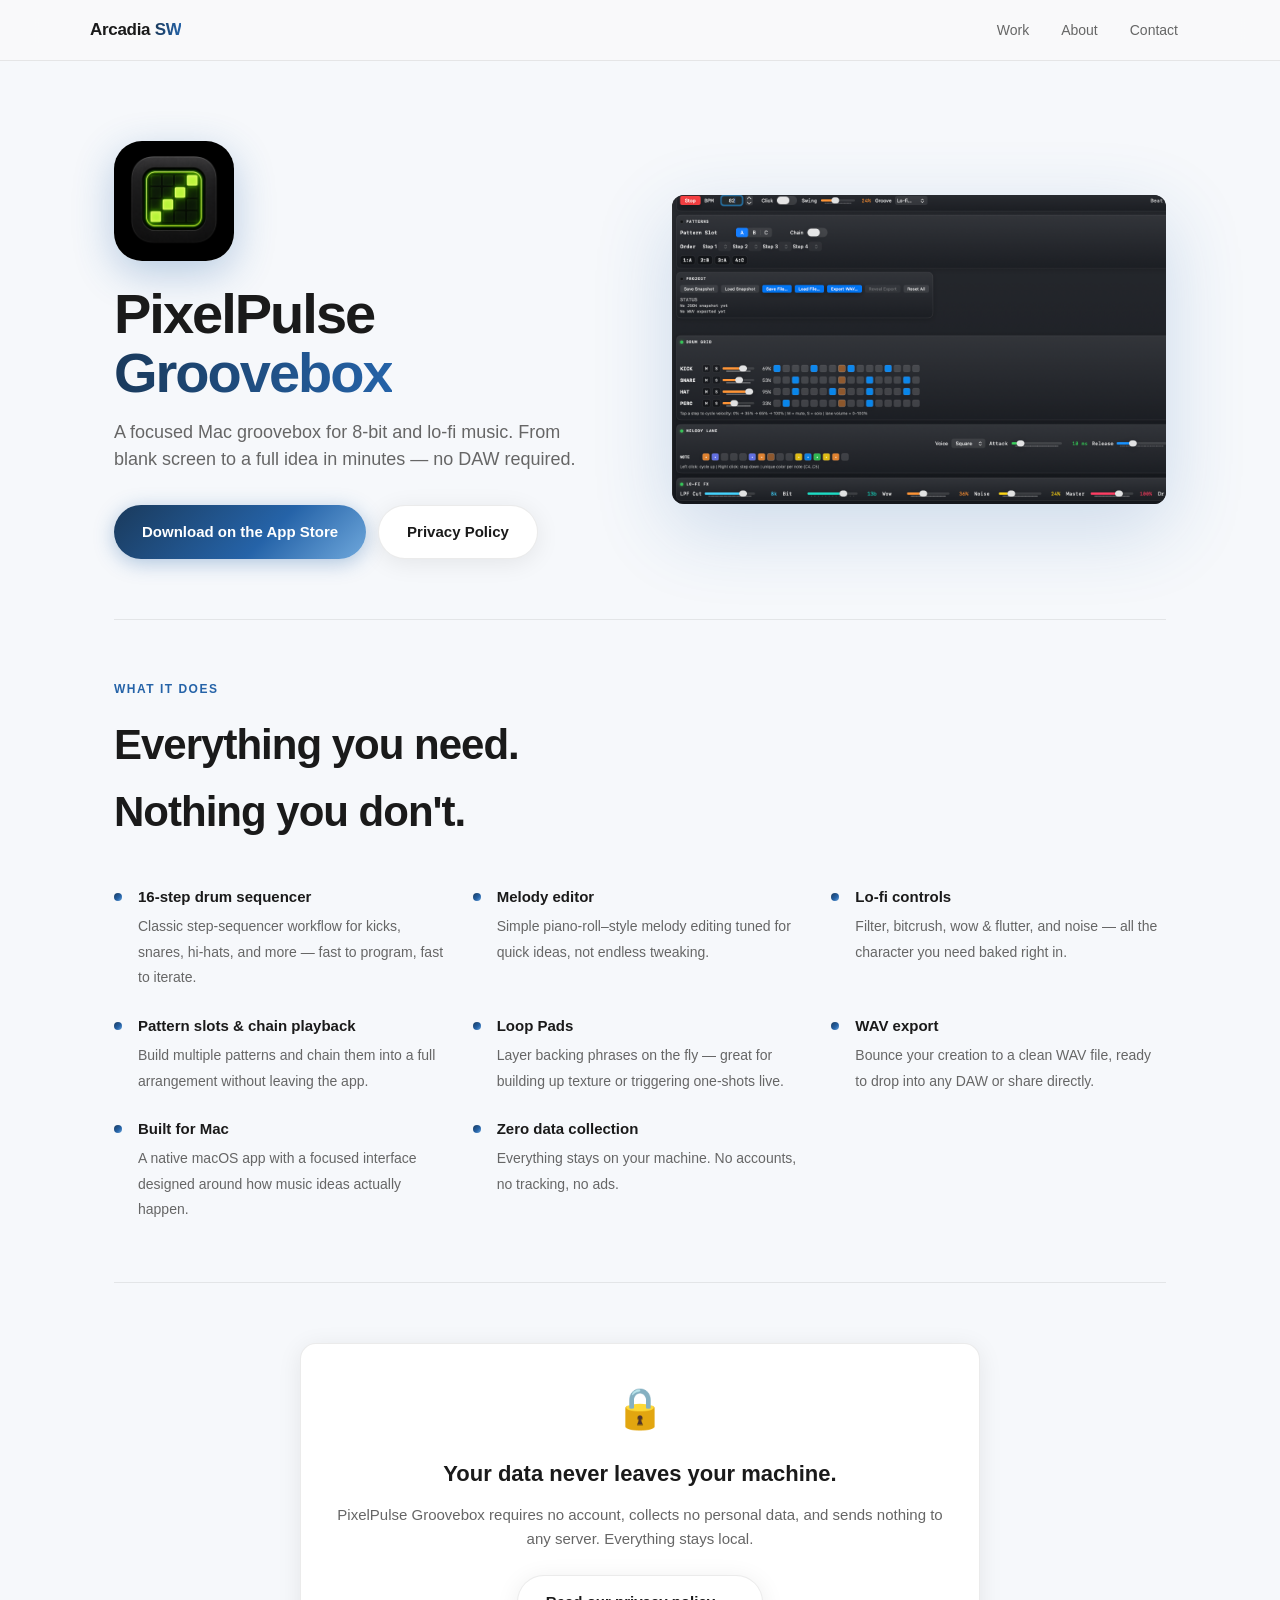
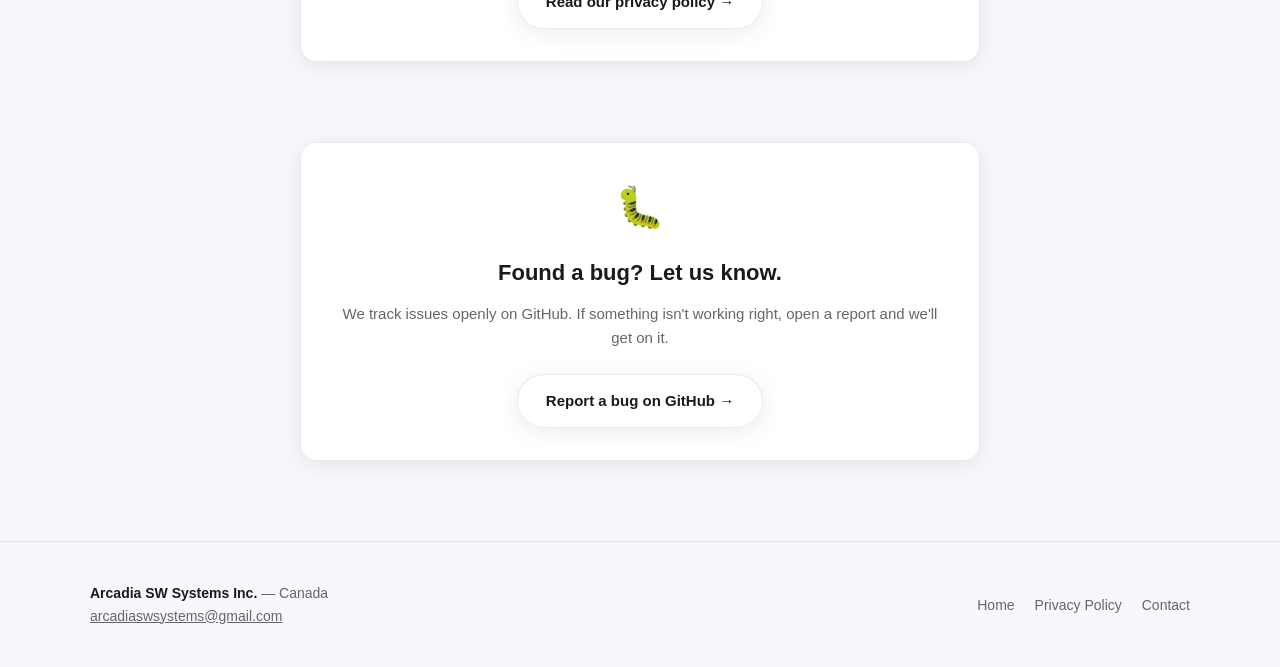
<file: pixelpulse/index.html>
<!DOCTYPE html>
<html lang="en">
<head>
  <meta charset="UTF-8" />
  <meta name="viewport" content="width=device-width, initial-scale=1.0" />
  <title>PixelPulse Groovebox — 8-bit &amp; lo-fi groovebox for Mac</title>
  <meta name="description" content="A focused Mac groovebox for 8-bit and lo-fi music: 16-step drums, melody editing, lo-fi controls and WAV export. From blank screen to a full idea in minutes." />
  <link rel="canonical" href="https://arcadiaswsystems.ca/pixelpulse/" />
  <link rel="icon" href="/favicon.svg" type="image/svg+xml" />
  <link rel="icon" href="/favicon.ico" sizes="48x48" />
  <link rel="apple-touch-icon" href="/apple-touch-icon.png" />
  <meta name="theme-color" content="#1a3a5c" />
  <meta property="og:type" content="website" />
  <meta property="og:site_name" content="Arcadia SW Systems" />
  <meta property="og:locale" content="en_CA" />
  <meta property="og:title" content="PixelPulse Groovebox — 8-bit &amp; lo-fi groovebox for Mac" />
  <meta property="og:description" content="16-step drum sequencing, melody editing, lo-fi controls, pattern chaining, and WAV export. Fast, retro, and intentional." />
  <meta property="og:url" content="https://arcadiaswsystems.ca/pixelpulse/" />
  <meta property="og:image" content="https://arcadiaswsystems.ca/pixelpulse/og-card.jpg" />
  <meta property="og:image:width" content="1200" />
  <meta property="og:image:height" content="630" />
  <meta property="og:image:alt" content="PixelPulse Groovebox, a Mac groovebox for 8-bit and lo-fi music." />
  <meta name="twitter:card" content="summary_large_image" />
  <script type="application/ld+json">
  {
    "@context": "https://schema.org",
    "@type": "SoftwareApplication",
    "name": "PixelPulse Groovebox",
    "url": "https://arcadiaswsystems.ca/pixelpulse/",
    "description": "A focused Mac groovebox for 8-bit and lo-fi music creation, with drum sequencing, melody editing, lo-fi controls and WAV export.",
    "operatingSystem": "macOS",
    "applicationCategory": "MultimediaApplication",
    "image": "https://arcadiaswsystems.ca/pixelpulse/icon.png",
    "publisher": {
      "@type": "Organization",
      "name": "Arcadia SW Systems Inc.",
      "url": "https://arcadiaswsystems.ca/"
    },
    "author": {
      "@type": "Organization",
      "name": "Arcadia SW Systems Inc.",
      "url": "https://arcadiaswsystems.ca/"
    },
    "installUrl": "https://apps.apple.com/us/app/pixelpulse-groovebox/id6763971965?mt=12",
    "screenshot": "https://arcadiaswsystems.ca/pixelpulse/hero1.png"
  }
  </script>
  <base href="/" />
  <link rel="stylesheet" href="css/style.css" />
  <style>
    .pp-screenshots {
      position: relative;
      width: 100%;
      max-width: 520px;
      aspect-ratio: 16 / 10;
      border-radius: 12px;
      overflow: hidden;
      box-shadow: 0 24px 80px rgba(37, 99, 168, 0.2);
    }
    .pp-shot {
      position: absolute;
      inset: 0;
      width: 100%;
      height: 100%;
      object-fit: cover;
    }
    @keyframes pp-crossfade {
      0%,  40% { opacity: 1; }
      50%, 90% { opacity: 0; }
      100%     { opacity: 1; }
    }
    .pp-shot-1 { animation: pp-crossfade 8s infinite; }
    .pp-shot-2 { animation: pp-crossfade 8s infinite -4s; }
  </style>
</head>
<body>

  <nav>
    <div class="nav-inner">
      <a class="nav-logo" href="/">Arcadia <span>SW</span></a>
      <ul class="nav-links">
        <li><a href="/#apps">Work</a></li>
        <li><a href="/#about">About</a></li>
        <li><a href="mailto:arcadiaswsystems@gmail.com">Contact</a></li>
      </ul>
    </div>
  </nav>

  <main>
    <div class="page">

      <!-- App Hero -->
      <section class="app-hero">
        <div>
          <div class="app-hero-icon"><img src="pixelpulse/icon.png" alt="PixelPulse icon" /></div>
          <h1>PixelPulse <span class="gradient-text">Groovebox</span></h1>
          <p class="app-hero-sub">A focused Mac groovebox for 8-bit and lo-fi music. From blank screen to a full idea in minutes — no DAW required.</p>
          <div class="btn-group" style="justify-content: flex-start;">
            <a href="https://apps.apple.com/us/app/pixelpulse-groovebox/id6763971965?mt=12" class="btn btn-primary" aria-label="Download on the App Store" target="_blank" rel="noopener noreferrer">
              Download on the App Store
            </a>
            <a href="privacy/" class="btn btn-secondary">Privacy Policy</a>
          </div>
        </div>
        <div style="display: flex; justify-content: center; align-items: flex-start;">
          <div class="pp-screenshots">
            <img src="pixelpulse/hero1.png" alt="PixelPulse screenshot 1" class="pp-shot pp-shot-1" />
            <img src="pixelpulse/hero2.png" alt="PixelPulse screenshot 2" class="pp-shot pp-shot-2" />
          </div>
        </div>
      </section>

      <!-- Features -->
      <section class="features-section">
        <p class="section-label">What it does</p>
        <h2 class="section-title" style="margin-bottom: 0;">Everything you need.<br>Nothing you don't.</h2>
        <div class="features-grid">
          <div class="feature-item">
            <div class="feature-dot"></div>
            <div class="feature-text">
              <strong>16-step drum sequencer</strong>
              <span>Classic step-sequencer workflow for kicks, snares, hi-hats, and more — fast to program, fast to iterate.</span>
            </div>
          </div>
          <div class="feature-item">
            <div class="feature-dot"></div>
            <div class="feature-text">
              <strong>Melody editor</strong>
              <span>Simple piano-roll–style melody editing tuned for quick ideas, not endless tweaking.</span>
            </div>
          </div>
          <div class="feature-item">
            <div class="feature-dot"></div>
            <div class="feature-text">
              <strong>Lo-fi controls</strong>
              <span>Filter, bitcrush, wow &amp; flutter, and noise — all the character you need baked right in.</span>
            </div>
          </div>
          <div class="feature-item">
            <div class="feature-dot"></div>
            <div class="feature-text">
              <strong>Pattern slots &amp; chain playback</strong>
              <span>Build multiple patterns and chain them into a full arrangement without leaving the app.</span>
            </div>
          </div>
          <div class="feature-item">
            <div class="feature-dot"></div>
            <div class="feature-text">
              <strong>Loop Pads</strong>
              <span>Layer backing phrases on the fly — great for building up texture or triggering one-shots live.</span>
            </div>
          </div>
          <div class="feature-item">
            <div class="feature-dot"></div>
            <div class="feature-text">
              <strong>WAV export</strong>
              <span>Bounce your creation to a clean WAV file, ready to drop into any DAW or share directly.</span>
            </div>
          </div>
          <div class="feature-item">
            <div class="feature-dot"></div>
            <div class="feature-text">
              <strong>Built for Mac</strong>
              <span>A native macOS app with a focused interface designed around how music ideas actually happen.</span>
            </div>
          </div>
          <div class="feature-item">
            <div class="feature-dot"></div>
            <div class="feature-text">
              <strong>Zero data collection</strong>
              <span>Everything stays on your machine. No accounts, no tracking, no ads.</span>
            </div>
          </div>
        </div>
      </section>

      <!-- Privacy callout -->
      <section style="padding: 60px 0 40px; border-top: 1px solid var(--border);">
        <div class="card" style="max-width: 680px; margin: 0 auto; text-align: center;">
          <div style="font-size: 40px; margin-bottom: 16px;">🔒</div>
          <h3 style="font-size: 22px; font-weight: 800; margin-bottom: 12px;">Your data never leaves your machine.</h3>
          <p style="color: var(--muted); font-size: 15px; line-height: 1.6; margin-bottom: 24px;">PixelPulse Groovebox requires no account, collects no personal data, and sends nothing to any server. Everything stays local.</p>
          <a href="privacy/" class="btn btn-secondary" style="margin: 0 auto;">Read our privacy policy →</a>
        </div>
      </section>

      <!-- Bug reporting -->
      <section style="padding: 40px 0 80px;">
        <div class="card" style="max-width: 680px; margin: 0 auto; text-align: center;">
          <div style="font-size: 40px; margin-bottom: 16px;">🐛</div>
          <h3 style="font-size: 22px; font-weight: 800; margin-bottom: 12px;">Found a bug? Let us know.</h3>
          <p style="color: var(--muted); font-size: 15px; line-height: 1.6; margin-bottom: 24px;">We track issues openly on GitHub. If something isn't working right, open a report and we'll get on it.</p>
          <a href="https://github.com/ArcadiaSWSystems/PixelPulse-bug-report/issues" class="btn btn-secondary" style="margin: 0 auto;" target="_blank" rel="noopener noreferrer">Report a bug on GitHub →</a>
        </div>
      </section>

    </div>
  </main>

  <footer>
    <div class="footer-inner">
      <div class="footer-left">
        <strong>Arcadia SW Systems Inc.</strong> — Canada<br>
        <a href="mailto:arcadiaswsystems@gmail.com" style="color: inherit;">arcadiaswsystems@gmail.com</a>
      </div>
      <ul class="footer-links">
        <li><a href="/">Home</a></li>
        <li><a href="privacy/">Privacy Policy</a></li>
        <li><a href="mailto:arcadiaswsystems@gmail.com">Contact</a></li>
      </ul>
    </div>
  </footer>

  <!-- Cloudflare Web Analytics: cookieless page-view counts, see /privacy/#website -->
  <script type="module" src="https://static.cloudflareinsights.com/beacon.min.js" data-cf-beacon='{"token": "41aa6ae8f9374803b6452d30bf8e0444"}'></script>
</body>
</html>
</file>
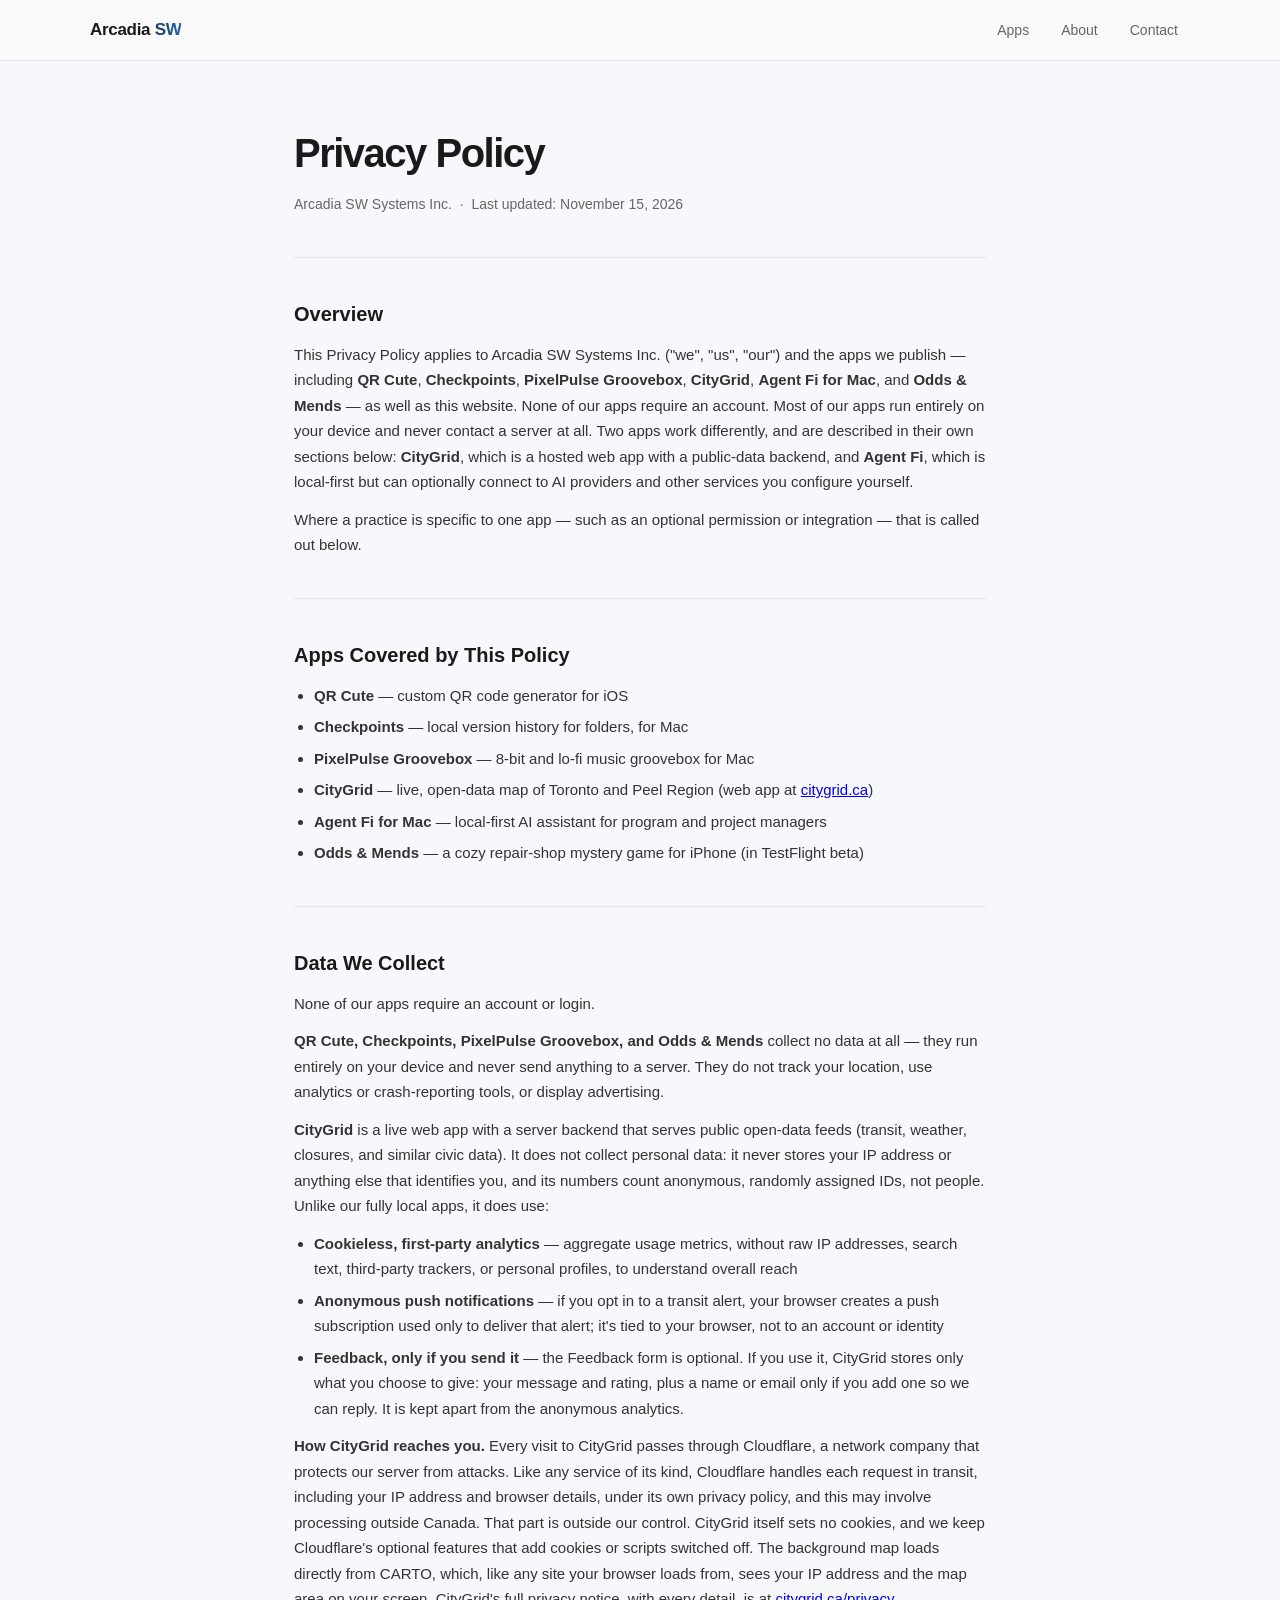
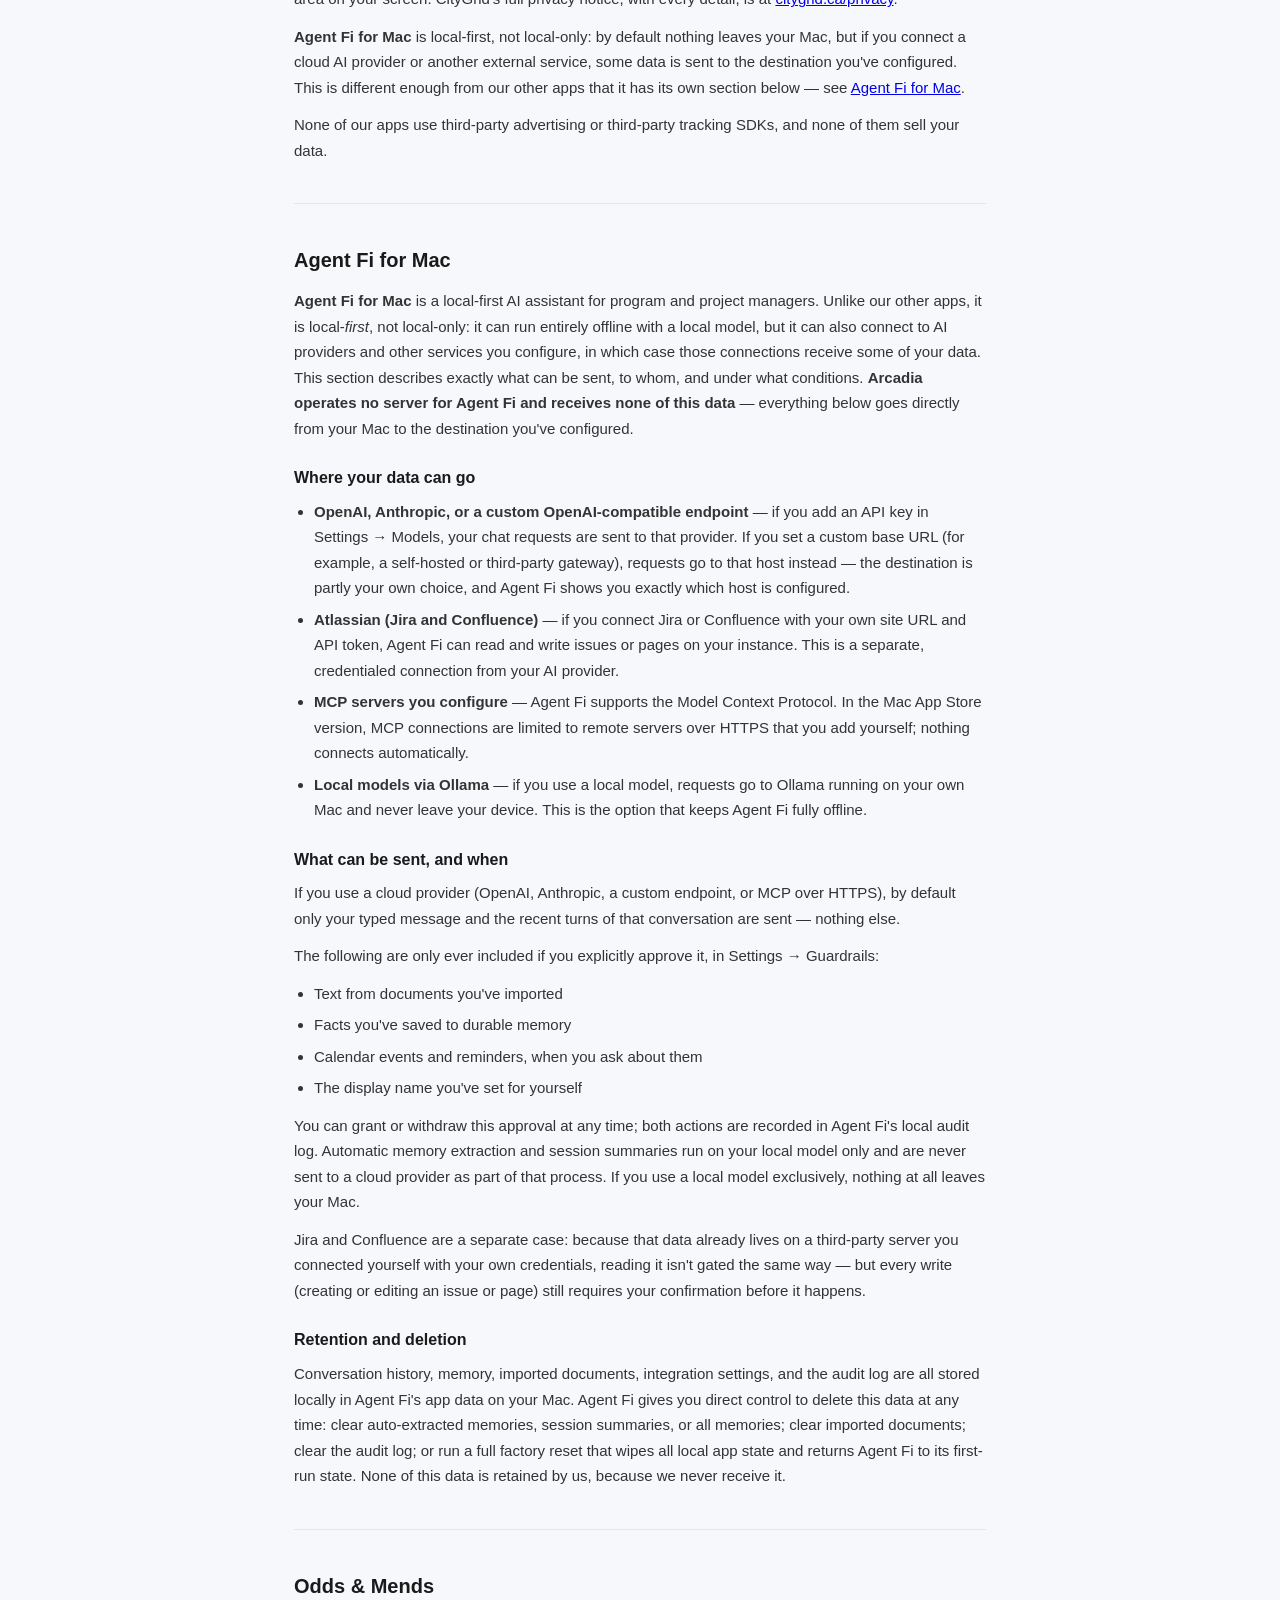
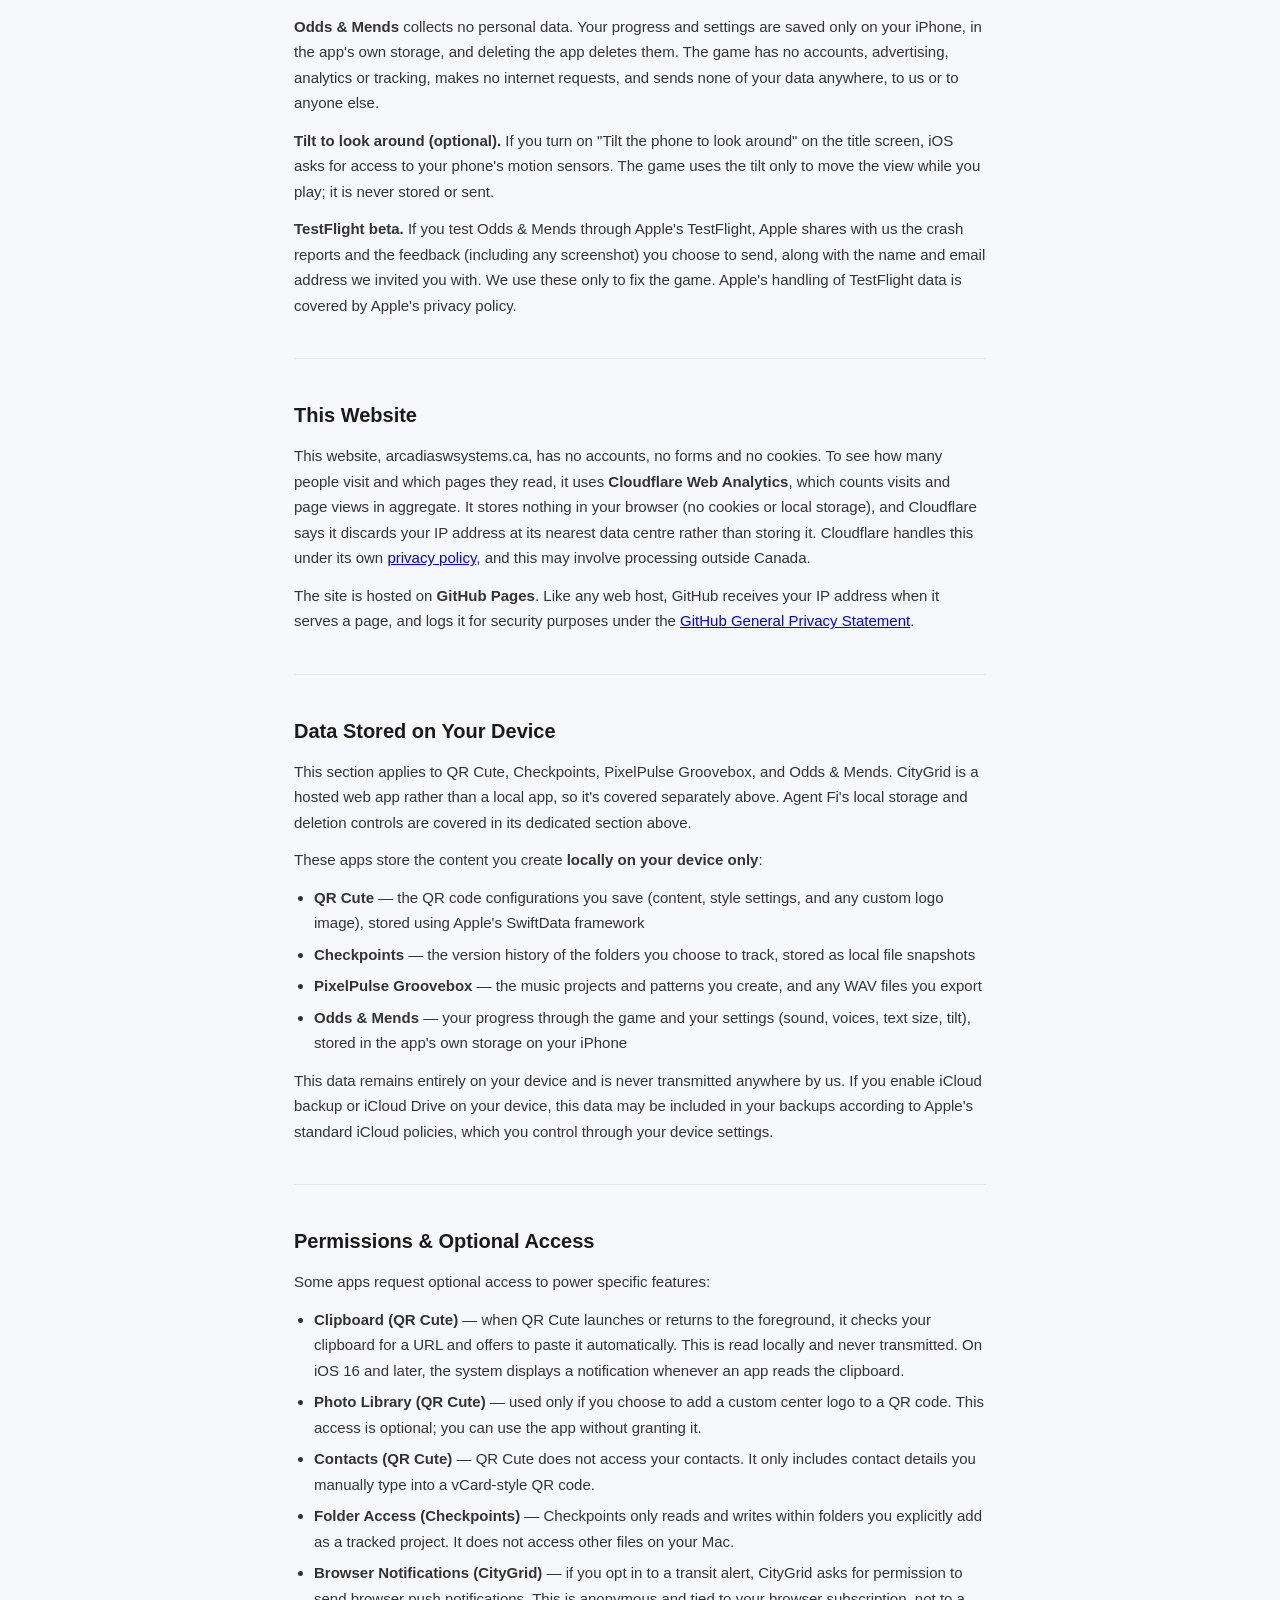
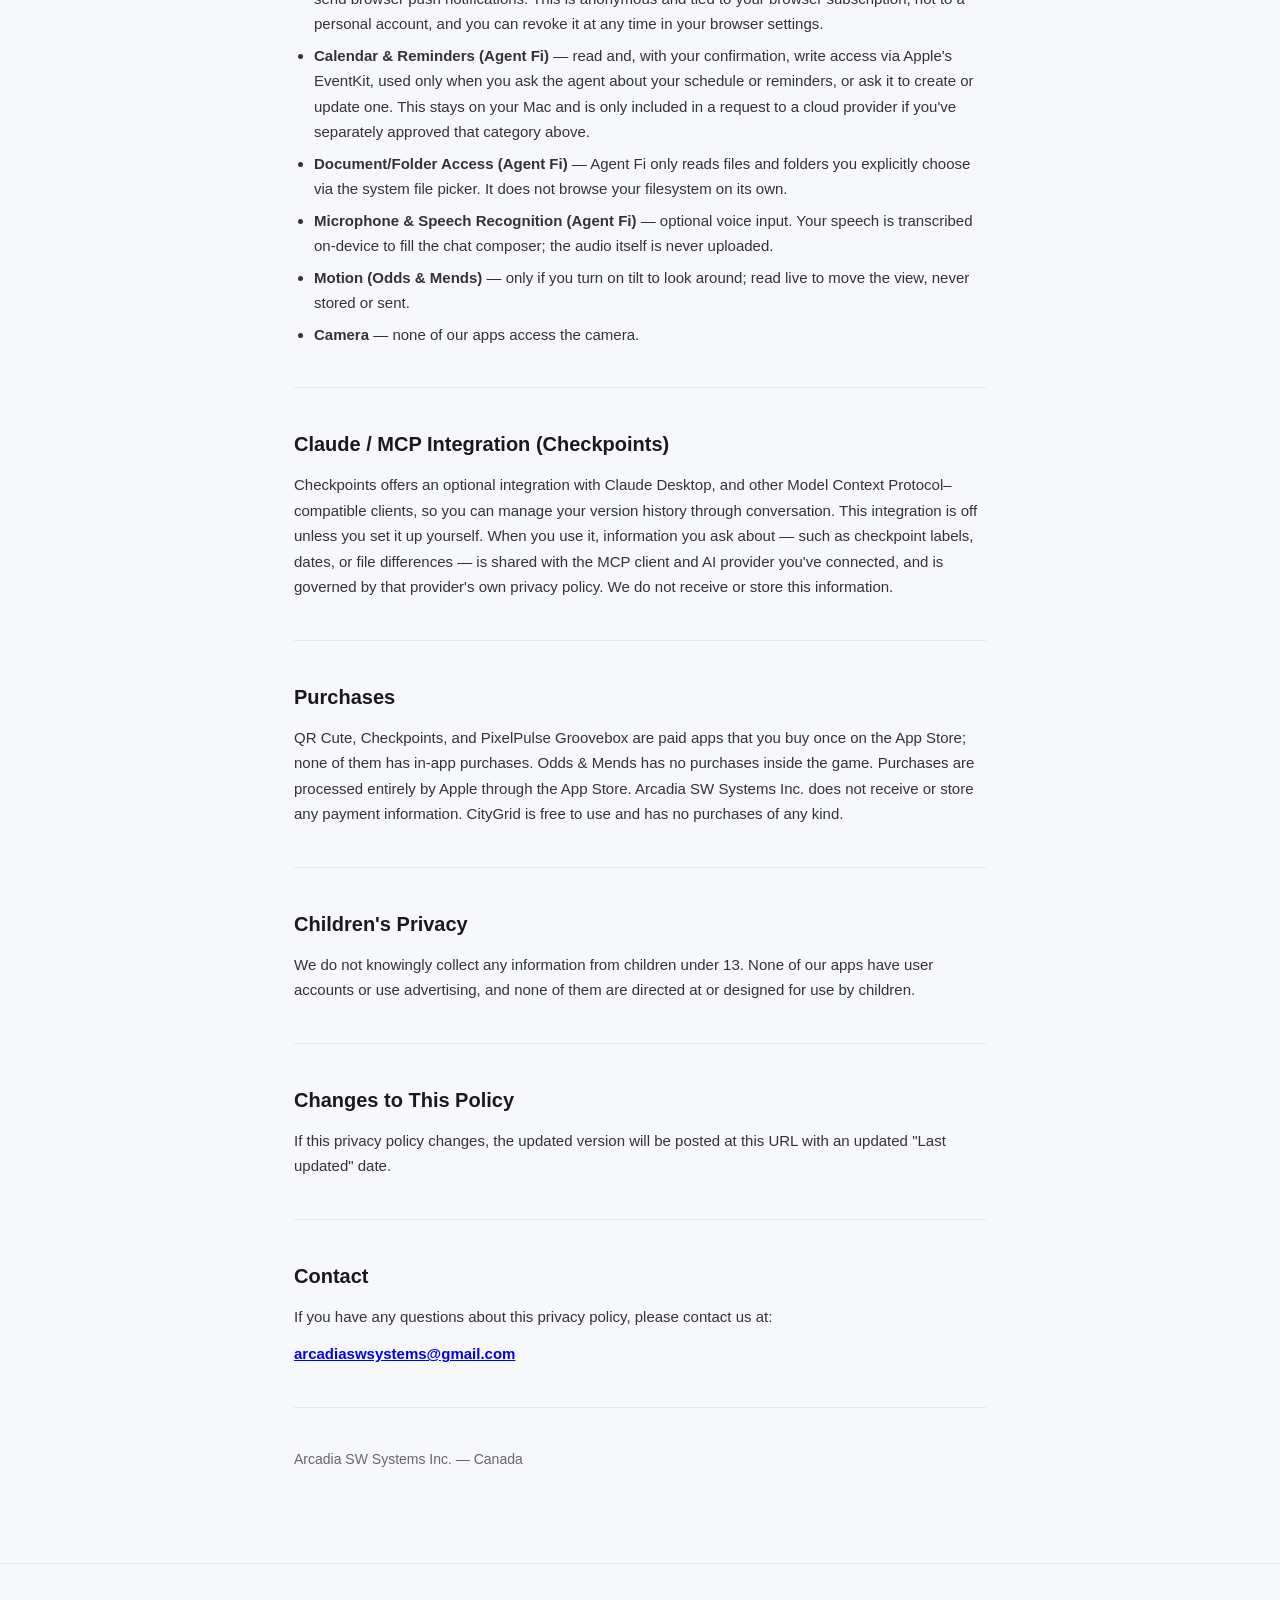
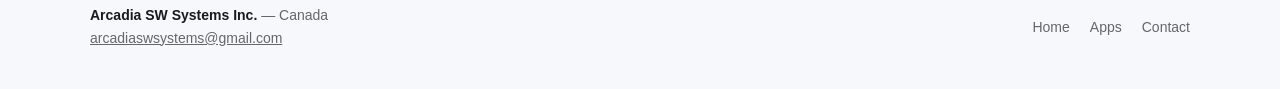
<file: privacy/index.html>
<!DOCTYPE html>
<html lang="en">
<head>
  <meta charset="UTF-8" />
  <meta name="viewport" content="width=device-width, initial-scale=1.0" />
  <title>Privacy Policy — Arcadia SW Systems Inc.</title>
  <meta name="description" content="Privacy policy for Arcadia SW Systems Inc. and our apps, including QR Cute, Checkpoints, PixelPulse Groovebox, CityGrid, Agent Fi for Mac, and Odds &amp; Mends." />
  <link rel="canonical" href="https://arcadiaswsystems.ca/privacy/" />
  <link rel="icon" href="/favicon.svg" type="image/svg+xml" />
  <link rel="icon" href="/favicon.ico" sizes="48x48" />
  <link rel="apple-touch-icon" href="/apple-touch-icon.png" />
  <meta name="theme-color" content="#1a3a5c" />
  <meta property="og:type" content="website" />
  <meta property="og:site_name" content="Arcadia SW Systems" />
  <meta property="og:locale" content="en_CA" />
  <meta property="og:title" content="Privacy Policy — Arcadia SW Systems Inc." />
  <meta property="og:description" content="Privacy policy for Arcadia SW Systems Inc. and our apps, including QR Cute, Checkpoints, PixelPulse Groovebox, CityGrid, Agent Fi for Mac, and Odds &amp; Mends." />
  <meta property="og:url" content="https://arcadiaswsystems.ca/privacy/" />
  <meta property="og:image" content="https://arcadiaswsystems.ca/og-card.jpg" />
  <meta property="og:image:width" content="1200" />
  <meta property="og:image:height" content="630" />
  <meta property="og:image:alt" content="Arcadia SW Systems: software made by people who actually use it." />
  <meta name="twitter:card" content="summary_large_image" />
  <base href="/" />
  <link rel="stylesheet" href="css/style.css" />
</head>
<body>

  <nav>
    <div class="nav-inner">
      <a class="nav-logo" href="/">Arcadia <span>SW</span></a>
      <ul class="nav-links">
        <li><a href="/#apps">Apps</a></li>
        <li><a href="/#about">About</a></li>
        <li><a href="mailto:arcadiaswsystems@gmail.com">Contact</a></li>
      </ul>
    </div>
  </nav>

  <main>
    <div class="privacy-page">
      <div class="prose">

        <h1>Privacy Policy</h1>
        <p class="meta">Arcadia SW Systems Inc. &nbsp;·&nbsp; Last updated: November 15, 2026</p>

        <hr>

        <h2>Overview</h2>
        <p>This Privacy Policy applies to Arcadia SW Systems Inc. ("we", "us", "our") and the apps we publish — including <strong>QR Cute</strong>, <strong>Checkpoints</strong>, <strong>PixelPulse Groovebox</strong>, <strong>CityGrid</strong>, <strong>Agent Fi for Mac</strong>, and <strong>Odds &amp; Mends</strong> — as well as this website. None of our apps require an account. Most of our apps run entirely on your device and never contact a server at all. Two apps work differently, and are described in their own sections below: <strong>CityGrid</strong>, which is a hosted web app with a public-data backend, and <strong>Agent Fi</strong>, which is local-first but can optionally connect to AI providers and other services you configure yourself.</p>
        <p>Where a practice is specific to one app — such as an optional permission or integration — that is called out below.</p>

        <hr>

        <h2>Apps Covered by This Policy</h2>
        <ul>
          <li><strong>QR Cute</strong> — custom QR code generator for iOS</li>
          <li><strong>Checkpoints</strong> — local version history for folders, for Mac</li>
          <li><strong>PixelPulse Groovebox</strong> — 8-bit and lo-fi music groovebox for Mac</li>
          <li><strong>CityGrid</strong> — live, open-data map of Toronto and Peel Region (web app at <a href="https://citygrid.ca" target="_blank" rel="noopener noreferrer">citygrid.ca</a>)</li>
          <li><strong>Agent Fi for Mac</strong> — local-first AI assistant for program and project managers</li>
          <li><strong>Odds &amp; Mends</strong> — a cozy repair-shop mystery game for iPhone (in TestFlight beta)</li>
        </ul>

        <hr>

        <h2>Data We Collect</h2>
        <p>None of our apps require an account or login.</p>
        <p><strong>QR Cute, Checkpoints, PixelPulse Groovebox, and Odds &amp; Mends</strong> collect no data at all — they run entirely on your device and never send anything to a server. They do not track your location, use analytics or crash-reporting tools, or display advertising.</p>
        <p><strong>CityGrid</strong> is a live web app with a server backend that serves public open-data feeds (transit, weather, closures, and similar civic data). It does not collect personal data: it never stores your IP address or anything else that identifies you, and its numbers count anonymous, randomly assigned IDs, not people. Unlike our fully local apps, it does use:</p>
        <ul>
          <li><strong>Cookieless, first-party analytics</strong> — aggregate usage metrics, without raw IP addresses, search text, third-party trackers, or personal profiles, to understand overall reach</li>
          <li><strong>Anonymous push notifications</strong> — if you opt in to a transit alert, your browser creates a push subscription used only to deliver that alert; it's tied to your browser, not to an account or identity</li>
          <li><strong>Feedback, only if you send it</strong> — the Feedback form is optional. If you use it, CityGrid stores only what you choose to give: your message and rating, plus a name or email only if you add one so we can reply. It is kept apart from the anonymous analytics.</li>
        </ul>
        <p><strong>How CityGrid reaches you.</strong> Every visit to CityGrid passes through Cloudflare, a network company that protects our server from attacks. Like any service of its kind, Cloudflare handles each request in transit, including your IP address and browser details, under its own privacy policy, and this may involve processing outside Canada. That part is outside our control. CityGrid itself sets no cookies, and we keep Cloudflare's optional features that add cookies or scripts switched off. The background map loads directly from CARTO, which, like any site your browser loads from, sees your IP address and the map area on your screen. CityGrid's full privacy notice, with every detail, is at <a href="https://citygrid.ca/privacy" target="_blank" rel="noopener noreferrer">citygrid.ca/privacy</a>.</p>
        <p><strong>Agent Fi for Mac</strong> is local-first, not local-only: by default nothing leaves your Mac, but if you connect a cloud AI provider or another external service, some data is sent to the destination you've configured. This is different enough from our other apps that it has its own section below — see <a href="#agent-fi">Agent Fi for Mac</a>.</p>
        <p>None of our apps use third-party advertising or third-party tracking SDKs, and none of them sell your data.</p>

        <hr>

        <h2 id="agent-fi">Agent Fi for Mac</h2>
        <p><strong>Agent Fi for Mac</strong> is a local-first AI assistant for program and project managers. Unlike our other apps, it is local-<em>first</em>, not local-only: it can run entirely offline with a local model, but it can also connect to AI providers and other services you configure, in which case those connections receive some of your data. This section describes exactly what can be sent, to whom, and under what conditions. <strong>Arcadia operates no server for Agent Fi and receives none of this data</strong> — everything below goes directly from your Mac to the destination you've configured.</p>

        <h3 style="font-size: 16px; font-weight: 700; margin: 24px 0 8px;">Where your data can go</h3>
        <ul>
          <li><strong>OpenAI, Anthropic, or a custom OpenAI-compatible endpoint</strong> — if you add an API key in Settings → Models, your chat requests are sent to that provider. If you set a custom base URL (for example, a self-hosted or third-party gateway), requests go to that host instead — the destination is partly your own choice, and Agent Fi shows you exactly which host is configured.</li>
          <li><strong>Atlassian (Jira and Confluence)</strong> — if you connect Jira or Confluence with your own site URL and API token, Agent Fi can read and write issues or pages on your instance. This is a separate, credentialed connection from your AI provider.</li>
          <li><strong>MCP servers you configure</strong> — Agent Fi supports the Model Context Protocol. In the Mac App Store version, MCP connections are limited to remote servers over HTTPS that you add yourself; nothing connects automatically.</li>
          <li><strong>Local models via Ollama</strong> — if you use a local model, requests go to Ollama running on your own Mac and never leave your device. This is the option that keeps Agent Fi fully offline.</li>
        </ul>

        <h3 style="font-size: 16px; font-weight: 700; margin: 24px 0 8px;">What can be sent, and when</h3>
        <p>If you use a cloud provider (OpenAI, Anthropic, a custom endpoint, or MCP over HTTPS), by default only your typed message and the recent turns of that conversation are sent — nothing else.</p>
        <p>The following are only ever included if you explicitly approve it, in Settings → Guardrails:</p>
        <ul>
          <li>Text from documents you've imported</li>
          <li>Facts you've saved to durable memory</li>
          <li>Calendar events and reminders, when you ask about them</li>
          <li>The display name you've set for yourself</li>
        </ul>
        <p>You can grant or withdraw this approval at any time; both actions are recorded in Agent Fi's local audit log. Automatic memory extraction and session summaries run on your local model only and are never sent to a cloud provider as part of that process. If you use a local model exclusively, nothing at all leaves your Mac.</p>
        <p>Jira and Confluence are a separate case: because that data already lives on a third-party server you connected yourself with your own credentials, reading it isn't gated the same way — but every write (creating or editing an issue or page) still requires your confirmation before it happens.</p>

        <h3 style="font-size: 16px; font-weight: 700; margin: 24px 0 8px;">Retention and deletion</h3>
        <p>Conversation history, memory, imported documents, integration settings, and the audit log are all stored locally in Agent Fi's app data on your Mac. Agent Fi gives you direct control to delete this data at any time: clear auto-extracted memories, session summaries, or all memories; clear imported documents; clear the audit log; or run a full factory reset that wipes all local app state and returns Agent Fi to its first-run state. None of this data is retained by us, because we never receive it.</p>

        <hr>

        <h2 id="odds-and-mends">Odds &amp; Mends</h2>
        <p><strong>Odds &amp; Mends</strong> collects no personal data. Your progress and settings are saved only on your iPhone, in the app's own storage, and deleting the app deletes them. The game has no accounts, advertising, analytics or tracking, makes no internet requests, and sends none of your data anywhere, to us or to anyone else.</p>
        <p><strong>Tilt to look around (optional).</strong> If you turn on "Tilt the phone to look around" on the title screen, iOS asks for access to your phone's motion sensors. The game uses the tilt only to move the view while you play; it is never stored or sent.</p>
        <p><strong>TestFlight beta.</strong> If you test Odds &amp; Mends through Apple's TestFlight, Apple shares with us the crash reports and the feedback (including any screenshot) you choose to send, along with the name and email address we invited you with. We use these only to fix the game. Apple's handling of TestFlight data is covered by Apple's privacy policy.</p>

        <hr>

        <h2 id="website">This Website</h2>
        <p>This website, arcadiaswsystems.ca, has no accounts, no forms and no cookies. To see how many people visit and which pages they read, it uses <strong>Cloudflare Web Analytics</strong>, which counts visits and page views in aggregate. It stores nothing in your browser (no cookies or local storage), and Cloudflare says it discards your IP address at its nearest data centre rather than storing it. Cloudflare handles this under its own <a href="https://www.cloudflare.com/privacypolicy/" target="_blank" rel="noopener noreferrer">privacy policy</a>, and this may involve processing outside Canada.</p>
        <p>The site is hosted on <strong>GitHub Pages</strong>. Like any web host, GitHub receives your IP address when it serves a page, and logs it for security purposes under the <a href="https://docs.github.com/en/site-policy/privacy-policies/github-general-privacy-statement" target="_blank" rel="noopener noreferrer">GitHub General Privacy Statement</a>.</p>

        <hr>

        <h2>Data Stored on Your Device</h2>
        <p>This section applies to QR Cute, Checkpoints, PixelPulse Groovebox, and Odds &amp; Mends. CityGrid is a hosted web app rather than a local app, so it's covered separately above. Agent Fi's local storage and deletion controls are covered in its dedicated section above.</p>
        <p>These apps store the content you create <strong>locally on your device only</strong>:</p>
        <ul>
          <li><strong>QR Cute</strong> — the QR code configurations you save (content, style settings, and any custom logo image), stored using Apple's SwiftData framework</li>
          <li><strong>Checkpoints</strong> — the version history of the folders you choose to track, stored as local file snapshots</li>
          <li><strong>PixelPulse Groovebox</strong> — the music projects and patterns you create, and any WAV files you export</li>
          <li><strong>Odds &amp; Mends</strong> — your progress through the game and your settings (sound, voices, text size, tilt), stored in the app's own storage on your iPhone</li>
        </ul>
        <p>This data remains entirely on your device and is never transmitted anywhere by us. If you enable iCloud backup or iCloud Drive on your device, this data may be included in your backups according to Apple's standard iCloud policies, which you control through your device settings.</p>

        <hr>

        <h2>Permissions &amp; Optional Access</h2>
        <p>Some apps request optional access to power specific features:</p>
        <ul>
          <li><strong>Clipboard (QR Cute)</strong> — when QR Cute launches or returns to the foreground, it checks your clipboard for a URL and offers to paste it automatically. This is read locally and never transmitted. On iOS 16 and later, the system displays a notification whenever an app reads the clipboard.</li>
          <li><strong>Photo Library (QR Cute)</strong> — used only if you choose to add a custom center logo to a QR code. This access is optional; you can use the app without granting it.</li>
          <li><strong>Contacts (QR Cute)</strong> — QR Cute does not access your contacts. It only includes contact details you manually type into a vCard-style QR code.</li>
          <li><strong>Folder Access (Checkpoints)</strong> — Checkpoints only reads and writes within folders you explicitly add as a tracked project. It does not access other files on your Mac.</li>
          <li><strong>Browser Notifications (CityGrid)</strong> — if you opt in to a transit alert, CityGrid asks for permission to send browser push notifications. This is anonymous and tied to your browser subscription, not to a personal account, and you can revoke it at any time in your browser settings.</li>
          <li><strong>Calendar &amp; Reminders (Agent Fi)</strong> — read and, with your confirmation, write access via Apple's EventKit, used only when you ask the agent about your schedule or reminders, or ask it to create or update one. This stays on your Mac and is only included in a request to a cloud provider if you've separately approved that category above.</li>
          <li><strong>Document/Folder Access (Agent Fi)</strong> — Agent Fi only reads files and folders you explicitly choose via the system file picker. It does not browse your filesystem on its own.</li>
          <li><strong>Microphone &amp; Speech Recognition (Agent Fi)</strong> — optional voice input. Your speech is transcribed on-device to fill the chat composer; the audio itself is never uploaded.</li>
          <li><strong>Motion (Odds &amp; Mends)</strong> — only if you turn on tilt to look around; read live to move the view, never stored or sent.</li>
          <li><strong>Camera</strong> — none of our apps access the camera.</li>
        </ul>

        <hr>

        <h2>Claude / MCP Integration (Checkpoints)</h2>
        <p>Checkpoints offers an optional integration with Claude Desktop, and other Model Context Protocol–compatible clients, so you can manage your version history through conversation. This integration is off unless you set it up yourself. When you use it, information you ask about — such as checkpoint labels, dates, or file differences — is shared with the MCP client and AI provider you've connected, and is governed by that provider's own privacy policy. We do not receive or store this information.</p>

        <hr>

        <h2>Purchases</h2>
        <p>QR Cute, Checkpoints, and PixelPulse Groovebox are paid apps that you buy once on the App Store; none of them has in-app purchases. Odds &amp; Mends has no purchases inside the game. Purchases are processed entirely by Apple through the App Store. Arcadia SW Systems Inc. does not receive or store any payment information. CityGrid is free to use and has no purchases of any kind.</p>

        <hr>

        <h2>Children's Privacy</h2>
        <p>We do not knowingly collect any information from children under 13. None of our apps have user accounts or use advertising, and none of them are directed at or designed for use by children.</p>

        <hr>

        <h2>Changes to This Policy</h2>
        <p>If this privacy policy changes, the updated version will be posted at this URL with an updated "Last updated" date.</p>

        <hr>

        <h2>Contact</h2>
        <p>If you have any questions about this privacy policy, please contact us at:</p>
        <p><strong><a href="mailto:arcadiaswsystems@gmail.com">arcadiaswsystems@gmail.com</a></strong></p>

        <hr>

        <p style="color: var(--muted); font-size: 14px;">Arcadia SW Systems Inc. — Canada</p>

      </div>
    </div>
  </main>

  <footer>
    <div class="footer-inner">
      <div class="footer-left">
        <strong>Arcadia SW Systems Inc.</strong> — Canada<br>
        <a href="mailto:arcadiaswsystems@gmail.com" style="color: inherit;">arcadiaswsystems@gmail.com</a>
      </div>
      <ul class="footer-links">
        <li><a href="/">Home</a></li>
        <li><a href="/#apps">Apps</a></li>
        <li><a href="mailto:arcadiaswsystems@gmail.com">Contact</a></li>
      </ul>
    </div>
  </footer>

  <!-- Cloudflare Web Analytics: cookieless page-view counts, see /privacy/#website -->
  <script type="module" src="https://static.cloudflareinsights.com/beacon.min.js" data-cf-beacon='{"token": "41aa6ae8f9374803b6452d30bf8e0444"}'></script>
</body>
</html>
</file>
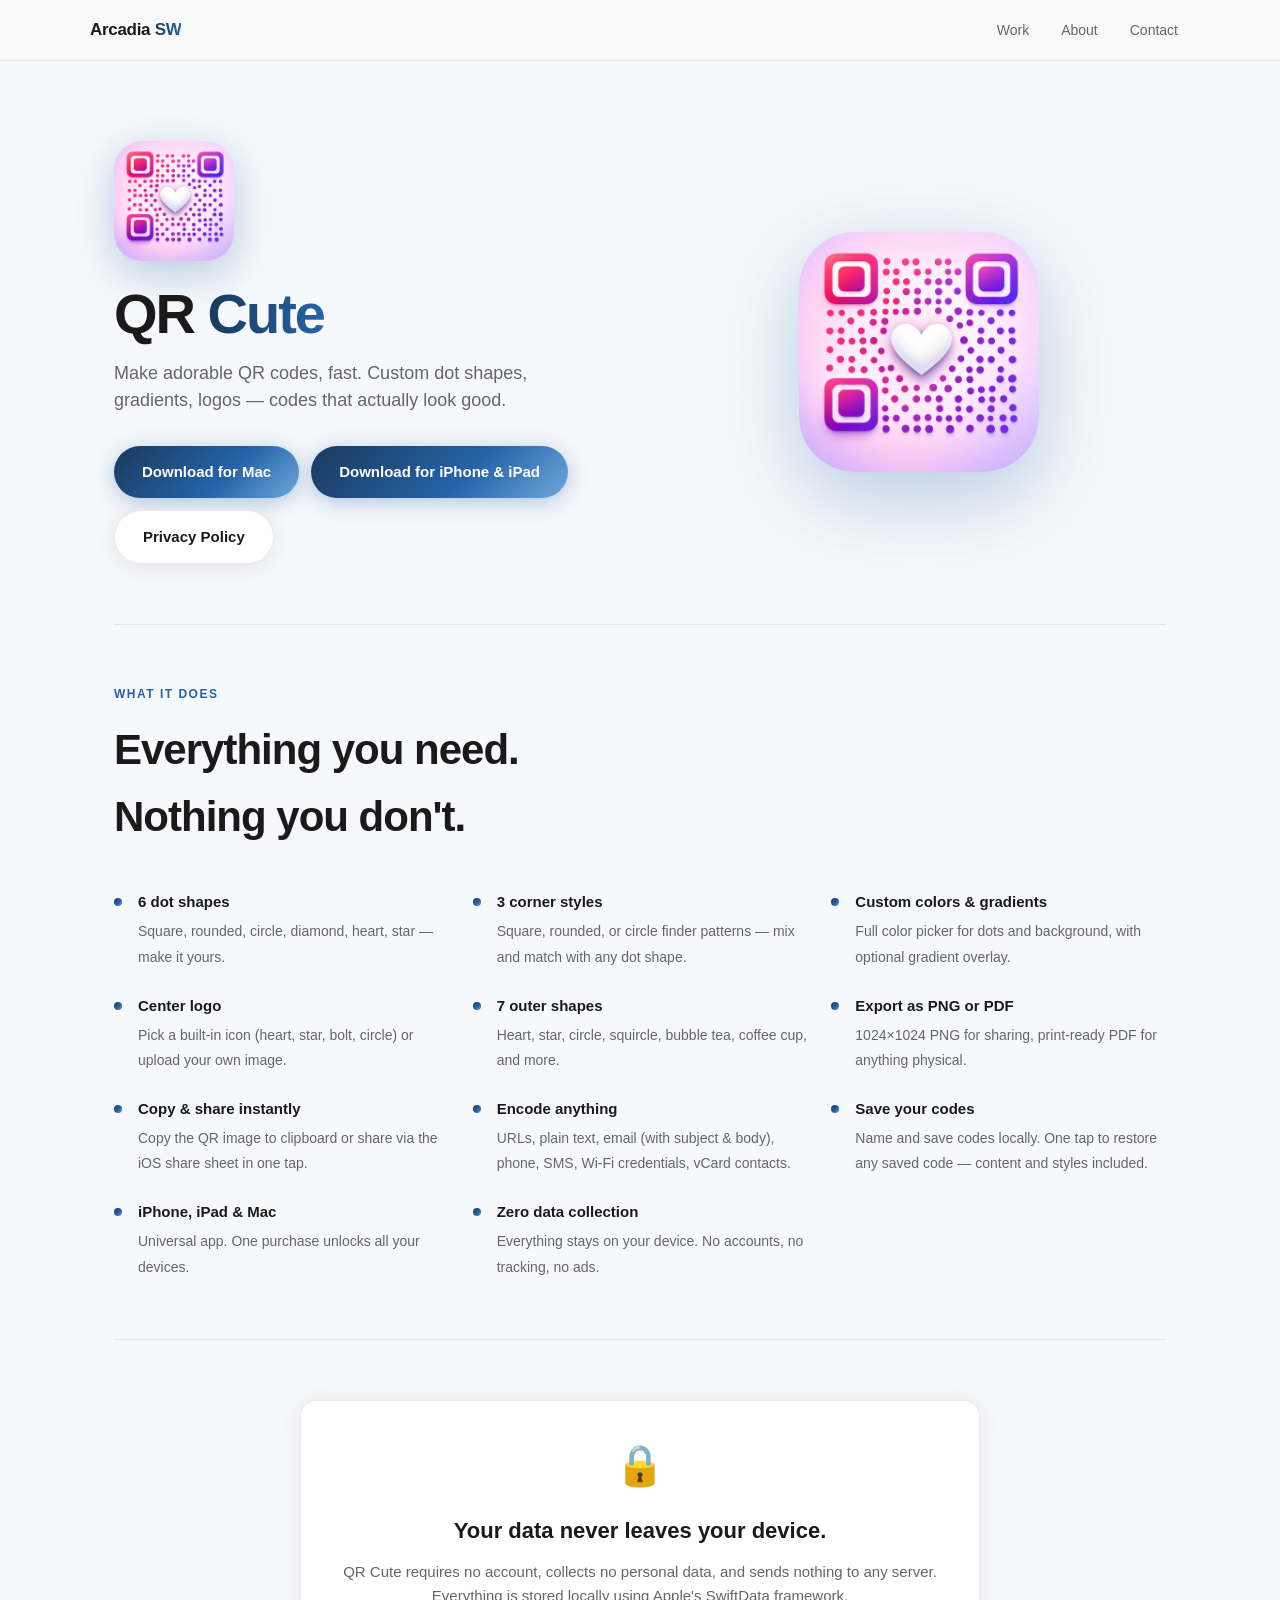
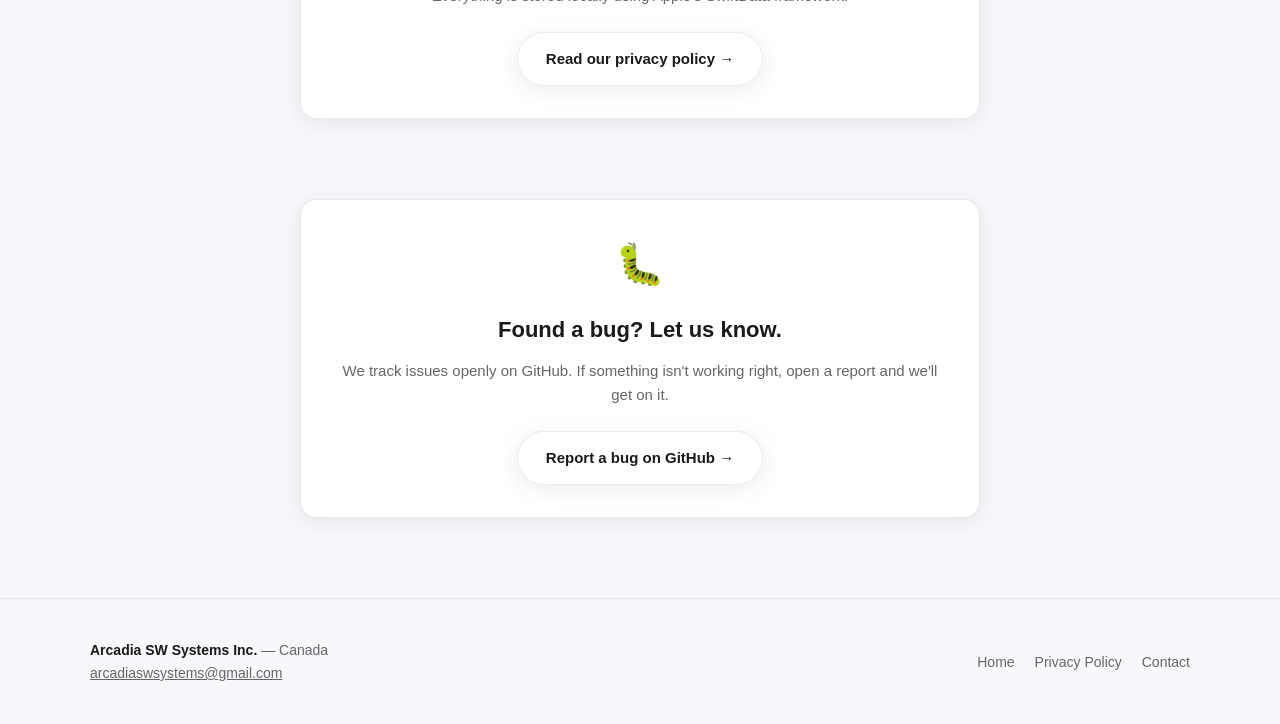
<file: qr-cute/index.html>
<!DOCTYPE html>
<html lang="en">
<head>
  <meta charset="UTF-8" />
  <meta name="viewport" content="width=device-width, initial-scale=1.0" />
  <title>QR Cute — Custom QR code maker for iPhone, iPad and Mac</title>
  <meta name="description" content="QR Cute turns any link, contact, or Wi-Fi password into a beautiful, scannable QR code in seconds. Custom dot shapes, gradients, logos, and more." />
  <link rel="canonical" href="https://arcadiaswsystems.ca/qr-cute/" />
  <link rel="icon" href="/favicon.svg" type="image/svg+xml" />
  <link rel="icon" href="/favicon.ico" sizes="48x48" />
  <link rel="apple-touch-icon" href="/apple-touch-icon.png" />
  <meta name="theme-color" content="#1a3a5c" />
  <meta property="og:type" content="website" />
  <meta property="og:site_name" content="Arcadia SW Systems" />
  <meta property="og:locale" content="en_CA" />
  <meta property="og:title" content="QR Cute — Make adorable QR codes, fast" />
  <meta property="og:description" content="Custom dot shapes, gradients, logos, PNG &amp; PDF export. Your QR codes, your style." />
  <meta property="og:url" content="https://arcadiaswsystems.ca/qr-cute/" />
  <meta property="og:image" content="https://arcadiaswsystems.ca/qr-cute/og-card.jpg" />
  <meta property="og:image:width" content="1200" />
  <meta property="og:image:height" content="630" />
  <meta property="og:image:alt" content="QR Cute: make adorable, custom QR codes in seconds." />
  <meta name="twitter:card" content="summary_large_image" />
  <script type="application/ld+json">
  {
    "@context": "https://schema.org",
    "@type": "SoftwareApplication",
    "name": "QR Cute",
    "url": "https://arcadiaswsystems.ca/qr-cute/",
    "description": "Turn any link, contact or Wi-Fi password into a beautiful, scannable QR code, with custom dot shapes, gradients and logos.",
    "operatingSystem": "iOS, iPadOS, macOS",
    "applicationCategory": "DesignApplication",
    "image": "https://arcadiaswsystems.ca/qr-cute/icon.png",
    "publisher": {
      "@type": "Organization",
      "name": "Arcadia SW Systems Inc.",
      "url": "https://arcadiaswsystems.ca/"
    },
    "author": {
      "@type": "Organization",
      "name": "Arcadia SW Systems Inc.",
      "url": "https://arcadiaswsystems.ca/"
    },
    "installUrl": "https://apps.apple.com/us/app/qr-cute/id6762640900"
  }
  </script>
  <base href="/" />
  <link rel="stylesheet" href="css/style.css" />
</head>
<body>

  <nav>
    <div class="nav-inner">
      <a class="nav-logo" href="/">Arcadia <span>SW</span></a>
      <ul class="nav-links">
        <li><a href="/#apps">Work</a></li>
        <li><a href="/#about">About</a></li>
        <li><a href="mailto:arcadiaswsystems@gmail.com">Contact</a></li>
      </ul>
    </div>
  </nav>

  <main>
    <div class="page">

      <!-- App Hero -->
      <section class="app-hero">
        <div>
          <div class="app-hero-icon"><img src="qr-cute/icon.png" alt="QR Cute icon" /></div>
          <h1>QR <span class="gradient-text">Cute</span></h1>
          <p class="app-hero-sub">Make adorable QR codes, fast. Custom dot shapes, gradients, logos — codes that actually look good.</p>
          <div class="btn-group" style="justify-content: flex-start;">
            <a href="https://apps.apple.com/us/app/qr-cute/id6762640900?platform=mac" class="btn btn-primary" aria-label="Download for Mac on the App Store" target="_blank" rel="noopener noreferrer">
              Download for Mac
            </a>
            <a href="https://apps.apple.com/us/iphone/search?term=QR%20Cute" class="btn btn-primary" aria-label="Download for iPhone & iPad on the App Store" target="_blank" rel="noopener noreferrer">
              Download for iPhone &amp; iPad
            </a>
            <a href="privacy/" class="btn btn-secondary">Privacy Policy</a>
          </div>
        </div>
        <div style="display: flex; justify-content: center;">
          <img src="qr-cute/icon.png" alt="QR Cute app icon" style="width: 240px; height: 240px; border-radius: 56px; box-shadow: 0 24px 80px rgba(37,99,168,0.3);" />
        </div>
      </section>

      <!-- Features -->
      <section class="features-section">
        <p class="section-label">What it does</p>
        <h2 class="section-title" style="margin-bottom: 0;">Everything you need.<br>Nothing you don't.</h2>
        <div class="features-grid">
          <div class="feature-item">
            <div class="feature-dot"></div>
            <div class="feature-text">
              <strong>6 dot shapes</strong>
              <span>Square, rounded, circle, diamond, heart, star — make it yours.</span>
            </div>
          </div>
          <div class="feature-item">
            <div class="feature-dot"></div>
            <div class="feature-text">
              <strong>3 corner styles</strong>
              <span>Square, rounded, or circle finder patterns — mix and match with any dot shape.</span>
            </div>
          </div>
          <div class="feature-item">
            <div class="feature-dot"></div>
            <div class="feature-text">
              <strong>Custom colors &amp; gradients</strong>
              <span>Full color picker for dots and background, with optional gradient overlay.</span>
            </div>
          </div>
          <div class="feature-item">
            <div class="feature-dot"></div>
            <div class="feature-text">
              <strong>Center logo</strong>
              <span>Pick a built-in icon (heart, star, bolt, circle) or upload your own image.</span>
            </div>
          </div>
          <div class="feature-item">
            <div class="feature-dot"></div>
            <div class="feature-text">
              <strong>7 outer shapes</strong>
              <span>Heart, star, circle, squircle, bubble tea, coffee cup, and more.</span>
            </div>
          </div>
          <div class="feature-item">
            <div class="feature-dot"></div>
            <div class="feature-text">
              <strong>Export as PNG or PDF</strong>
              <span>1024×1024 PNG for sharing, print-ready PDF for anything physical.</span>
            </div>
          </div>
          <div class="feature-item">
            <div class="feature-dot"></div>
            <div class="feature-text">
              <strong>Copy &amp; share instantly</strong>
              <span>Copy the QR image to clipboard or share via the iOS share sheet in one tap.</span>
            </div>
          </div>
          <div class="feature-item">
            <div class="feature-dot"></div>
            <div class="feature-text">
              <strong>Encode anything</strong>
              <span>URLs, plain text, email (with subject &amp; body), phone, SMS, Wi-Fi credentials, vCard contacts.</span>
            </div>
          </div>
          <div class="feature-item">
            <div class="feature-dot"></div>
            <div class="feature-text">
              <strong>Save your codes</strong>
              <span>Name and save codes locally. One tap to restore any saved code — content and styles included.</span>
            </div>
          </div>
          <div class="feature-item">
            <div class="feature-dot"></div>
            <div class="feature-text">
              <strong>iPhone, iPad &amp; Mac</strong>
              <span>Universal app. One purchase unlocks all your devices.</span>
            </div>
          </div>
          <div class="feature-item">
            <div class="feature-dot"></div>
            <div class="feature-text">
              <strong>Zero data collection</strong>
              <span>Everything stays on your device. No accounts, no tracking, no ads.</span>
            </div>
          </div>
        </div>
      </section>

      <!-- Privacy callout -->
      <section style="padding: 60px 0 40px; border-top: 1px solid var(--border);">
        <div class="card" style="max-width: 680px; margin: 0 auto; text-align: center;">
          <div style="font-size: 40px; margin-bottom: 16px;">🔒</div>
          <h3 style="font-size: 22px; font-weight: 800; margin-bottom: 12px;">Your data never leaves your device.</h3>
          <p style="color: var(--muted); font-size: 15px; line-height: 1.6; margin-bottom: 24px;">QR Cute requires no account, collects no personal data, and sends nothing to any server. Everything is stored locally using Apple's SwiftData framework.</p>
          <a href="privacy/" class="btn btn-secondary" style="margin: 0 auto;">Read our privacy policy →</a>
        </div>
      </section>

      <!-- Bug reporting -->
      <section style="padding: 40px 0 80px;">
        <div class="card" style="max-width: 680px; margin: 0 auto; text-align: center;">
          <div style="font-size: 40px; margin-bottom: 16px;">🐛</div>
          <h3 style="font-size: 22px; font-weight: 800; margin-bottom: 12px;">Found a bug? Let us know.</h3>
          <p style="color: var(--muted); font-size: 15px; line-height: 1.6; margin-bottom: 24px;">We track issues openly on GitHub. If something isn't working right, open a report and we'll get on it.</p>
          <a href="https://github.com/ArcadiaSWSystems/QR-Cute-bug-report/issues" class="btn btn-secondary" style="margin: 0 auto;" target="_blank" rel="noopener noreferrer">Report a bug on GitHub →</a>
        </div>
      </section>

    </div>
  </main>

  <footer>
    <div class="footer-inner">
      <div class="footer-left">
        <strong>Arcadia SW Systems Inc.</strong> — Canada<br>
        <a href="mailto:arcadiaswsystems@gmail.com" style="color: inherit;">arcadiaswsystems@gmail.com</a>
      </div>
      <ul class="footer-links">
        <li><a href="/">Home</a></li>
        <li><a href="privacy/">Privacy Policy</a></li>
        <li><a href="mailto:arcadiaswsystems@gmail.com">Contact</a></li>
      </ul>
    </div>
  </footer>

  <!-- Cloudflare Web Analytics: cookieless page-view counts, see /privacy/#website -->
  <script type="module" src="https://static.cloudflareinsights.com/beacon.min.js" data-cf-beacon='{"token": "41aa6ae8f9374803b6452d30bf8e0444"}'></script>
</body>
</html>
</file>
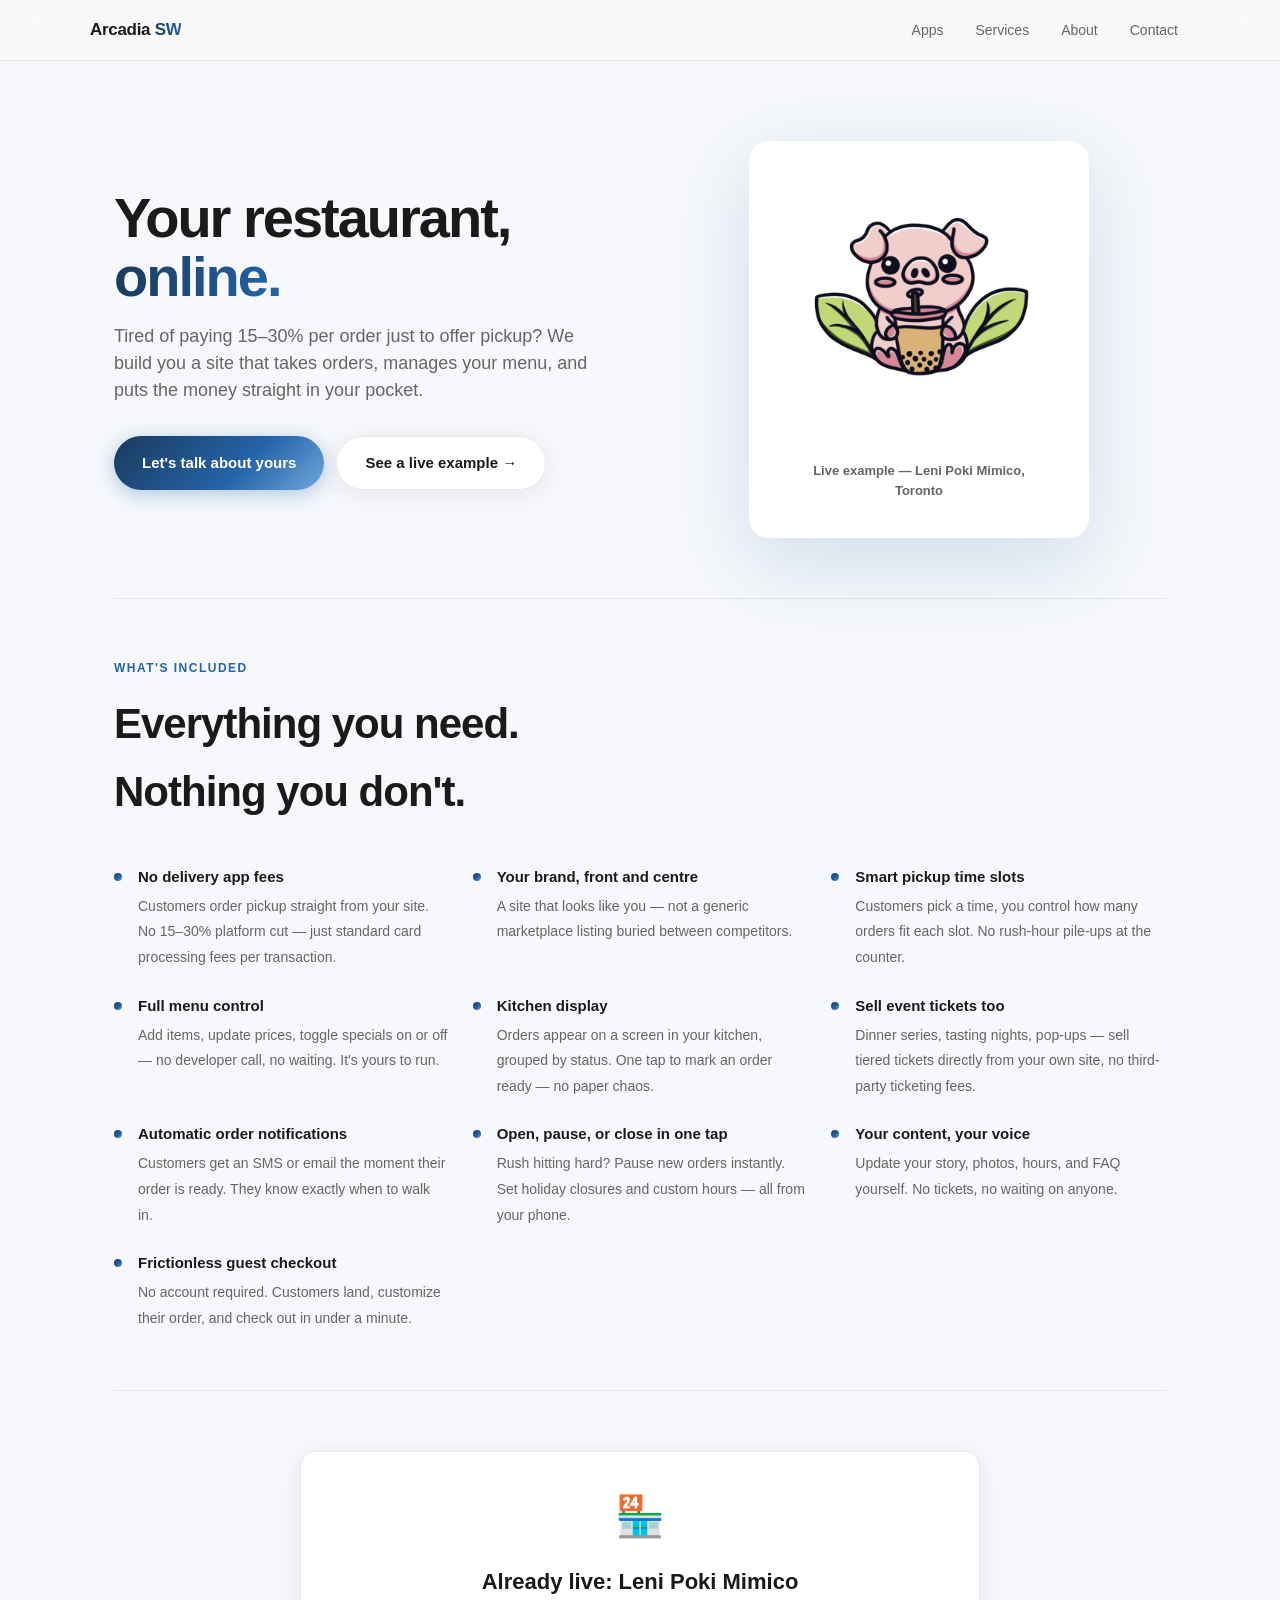
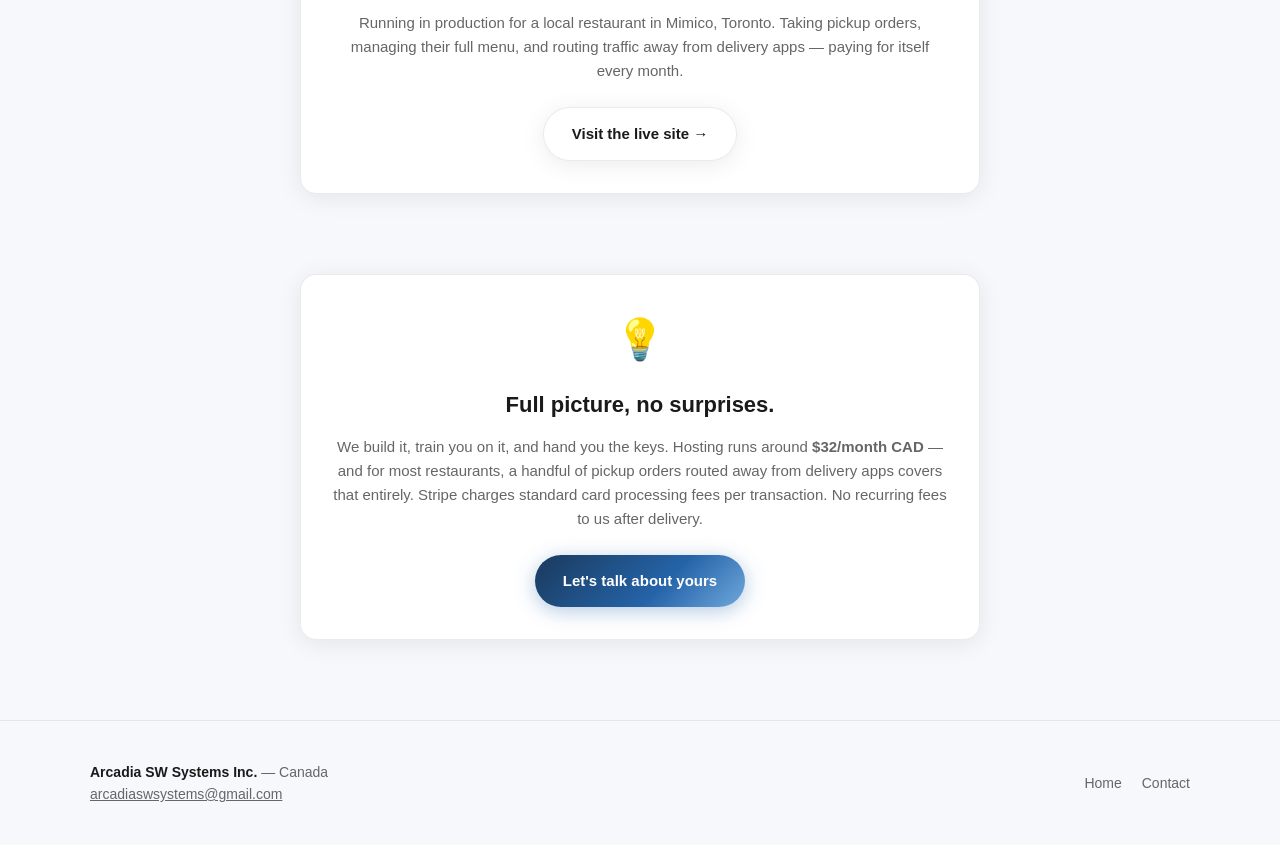
<file: restaurant-platform/index.html>
<!DOCTYPE html>
<html lang="en">
<head>
  <meta charset="UTF-8" />
  <meta name="viewport" content="width=device-width, initial-scale=1.0" />
  <title>Online Ordering Websites for Restaurants — Arcadia SW Systems</title>
  <meta name="description" content="Skip the 15–30% delivery app cut. A custom online ordering site for your restaurant — pickup orders, menu management, kitchen display, and more." />
  <link rel="canonical" href="https://arcadiaswsystems.ca/restaurant-platform/" />
  <link rel="icon" href="/favicon.svg" type="image/svg+xml" />
  <link rel="icon" href="/favicon.ico" sizes="48x48" />
  <link rel="apple-touch-icon" href="/apple-touch-icon.png" />
  <meta name="theme-color" content="#1a3a5c" />
  <meta property="og:type" content="website" />
  <meta property="og:site_name" content="Arcadia SW Systems" />
  <meta property="og:locale" content="en_CA" />
  <meta property="og:title" content="Restaurant &amp; Ordering Platform — Arcadia SW Systems" />
  <meta property="og:description" content="Your restaurant, online. No middleman, no cut. We build it, train you on it, and hand you the keys." />
  <meta property="og:url" content="https://arcadiaswsystems.ca/restaurant-platform/" />
  <meta property="og:image" content="https://arcadiaswsystems.ca/restaurant-platform/og-card.jpg" />
  <meta property="og:image:width" content="1200" />
  <meta property="og:image:height" content="630" />
  <meta property="og:image:alt" content="Restaurant and ordering platform: take pickup orders on your own site." />
  <meta name="twitter:card" content="summary_large_image" />
  <script type="application/ld+json">
  {
    "@context": "https://schema.org",
    "@type": "Service",
    "name": "Restaurant & Ordering Platform",
    "serviceType": "Online ordering website for restaurants",
    "url": "https://arcadiaswsystems.ca/restaurant-platform/",
    "provider": {
      "@type": "Organization",
      "name": "Arcadia SW Systems Inc.",
      "url": "https://arcadiaswsystems.ca/"
    },
    "description": "A custom online ordering site for your restaurant: pickup orders, menu management, kitchen display and more, without the delivery-app cut."
  }
  </script>
  <base href="/" />
  <link rel="stylesheet" href="css/style.css" />
</head>
<body>

  <nav>
    <div class="nav-inner">
      <a class="nav-logo" href="/">Arcadia <span>SW</span></a>
      <ul class="nav-links">
        <li><a href="/#apps">Apps</a></li>
        <li><a href="/#services">Services</a></li>
        <li><a href="/#about">About</a></li>
        <li><a href="mailto:arcadiaswsystems@gmail.com">Contact</a></li>
      </ul>
    </div>
  </nav>

  <main>
    <div class="page">

      <!-- Hero -->
      <section class="app-hero">
        <div>
          <h1>Your restaurant,<br><span class="gradient-text">online.</span></h1>
          <p class="app-hero-sub">Tired of paying 15–30% per order just to offer pickup? We build you a site that takes orders, manages your menu, and puts the money straight in your pocket.</p>
          <div class="btn-group" style="justify-content: flex-start;">
            <a href="mailto:arcadiaswsystems@gmail.com" class="btn btn-primary">Let's talk about yours</a>
            <a href="https://www.lenipokimimico.ca" class="btn btn-secondary" target="_blank" rel="noopener noreferrer">See a live example →</a>
          </div>
        </div>
        <div style="display: flex; justify-content: center; align-items: center;">
          <div style="background: #fff; border-radius: 20px; padding: 36px 40px; box-shadow: 0 24px 80px rgba(37,99,168,0.18); max-width: 340px; width: 100%; text-align: center;">
            <img src="leni-poki-mimico/icon.png" alt="Leni Poki Mimico" style="width: 100%; border-radius: 8px;" />
            <p style="margin-top: 16px; font-size: 13px; color: var(--muted); font-weight: 600;">Live example — Leni Poki Mimico, Toronto</p>
          </div>
        </div>
      </section>

      <!-- Features -->
      <section class="features-section">
        <p class="section-label">What's included</p>
        <h2 class="section-title" style="margin-bottom: 0;">Everything you need.<br>Nothing you don't.</h2>
        <div class="features-grid">
          <div class="feature-item">
            <div class="feature-dot"></div>
            <div class="feature-text">
              <strong>No delivery app fees</strong>
              <span>Customers order pickup straight from your site. No 15–30% platform cut — just standard card processing fees per transaction.</span>
            </div>
          </div>
          <div class="feature-item">
            <div class="feature-dot"></div>
            <div class="feature-text">
              <strong>Your brand, front and centre</strong>
              <span>A site that looks like you — not a generic marketplace listing buried between competitors.</span>
            </div>
          </div>
          <div class="feature-item">
            <div class="feature-dot"></div>
            <div class="feature-text">
              <strong>Smart pickup time slots</strong>
              <span>Customers pick a time, you control how many orders fit each slot. No rush-hour pile-ups at the counter.</span>
            </div>
          </div>
          <div class="feature-item">
            <div class="feature-dot"></div>
            <div class="feature-text">
              <strong>Full menu control</strong>
              <span>Add items, update prices, toggle specials on or off — no developer call, no waiting. It's yours to run.</span>
            </div>
          </div>
          <div class="feature-item">
            <div class="feature-dot"></div>
            <div class="feature-text">
              <strong>Kitchen display</strong>
              <span>Orders appear on a screen in your kitchen, grouped by status. One tap to mark an order ready — no paper chaos.</span>
            </div>
          </div>
          <div class="feature-item">
            <div class="feature-dot"></div>
            <div class="feature-text">
              <strong>Sell event tickets too</strong>
              <span>Dinner series, tasting nights, pop-ups — sell tiered tickets directly from your own site, no third-party ticketing fees.</span>
            </div>
          </div>
          <div class="feature-item">
            <div class="feature-dot"></div>
            <div class="feature-text">
              <strong>Automatic order notifications</strong>
              <span>Customers get an SMS or email the moment their order is ready. They know exactly when to walk in.</span>
            </div>
          </div>
          <div class="feature-item">
            <div class="feature-dot"></div>
            <div class="feature-text">
              <strong>Open, pause, or close in one tap</strong>
              <span>Rush hitting hard? Pause new orders instantly. Set holiday closures and custom hours — all from your phone.</span>
            </div>
          </div>
          <div class="feature-item">
            <div class="feature-dot"></div>
            <div class="feature-text">
              <strong>Your content, your voice</strong>
              <span>Update your story, photos, hours, and FAQ yourself. No tickets, no waiting on anyone.</span>
            </div>
          </div>
          <div class="feature-item">
            <div class="feature-dot"></div>
            <div class="feature-text">
              <strong>Frictionless guest checkout</strong>
              <span>No account required. Customers land, customize their order, and check out in under a minute.</span>
            </div>
          </div>
        </div>
      </section>

      <!-- Case study -->
      <section style="padding: 60px 0 40px; border-top: 1px solid var(--border);">
        <div class="card" style="max-width: 680px; margin: 0 auto; text-align: center;">
          <div style="font-size: 40px; margin-bottom: 16px;">🏪</div>
          <h3 style="font-size: 22px; font-weight: 800; margin-bottom: 12px;">Already live: Leni Poki Mimico</h3>
          <p style="color: var(--muted); font-size: 15px; line-height: 1.6; margin-bottom: 24px;">Running in production for a local restaurant in Mimico, Toronto. Taking pickup orders, managing their full menu, and routing traffic away from delivery apps — paying for itself every month.</p>
          <a href="https://www.lenipokimimico.ca" class="btn btn-secondary" style="margin: 0 auto;" target="_blank" rel="noopener noreferrer">Visit the live site →</a>
        </div>
      </section>

      <!-- Full picture -->
      <section style="padding: 40px 0 80px;">
        <div class="card" style="max-width: 680px; margin: 0 auto; text-align: center;">
          <div style="font-size: 40px; margin-bottom: 16px;">💡</div>
          <h3 style="font-size: 22px; font-weight: 800; margin-bottom: 12px;">Full picture, no surprises.</h3>
          <p style="color: var(--muted); font-size: 15px; line-height: 1.6; margin-bottom: 24px;">We build it, train you on it, and hand you the keys. Hosting runs around <strong>$32/month CAD</strong> — and for most restaurants, a handful of pickup orders routed away from delivery apps covers that entirely. Stripe charges standard card processing fees per transaction. No recurring fees to us after delivery.</p>
          <a href="mailto:arcadiaswsystems@gmail.com" class="btn btn-primary" style="margin: 0 auto;">Let's talk about yours</a>
        </div>
      </section>

    </div>
  </main>

  <footer>
    <div class="footer-inner">
      <div class="footer-left">
        <strong>Arcadia SW Systems Inc.</strong> — Canada<br>
        <a href="mailto:arcadiaswsystems@gmail.com" style="color: inherit;">arcadiaswsystems@gmail.com</a>
      </div>
      <ul class="footer-links">
        <li><a href="/">Home</a></li>
        <li><a href="mailto:arcadiaswsystems@gmail.com">Contact</a></li>
      </ul>
    </div>
  </footer>

  <!-- Cloudflare Web Analytics: cookieless page-view counts, see /privacy/#website -->
  <script type="module" src="https://static.cloudflareinsights.com/beacon.min.js" data-cf-beacon='{"token": "41aa6ae8f9374803b6452d30bf8e0444"}'></script>
</body>
</html>
</file>
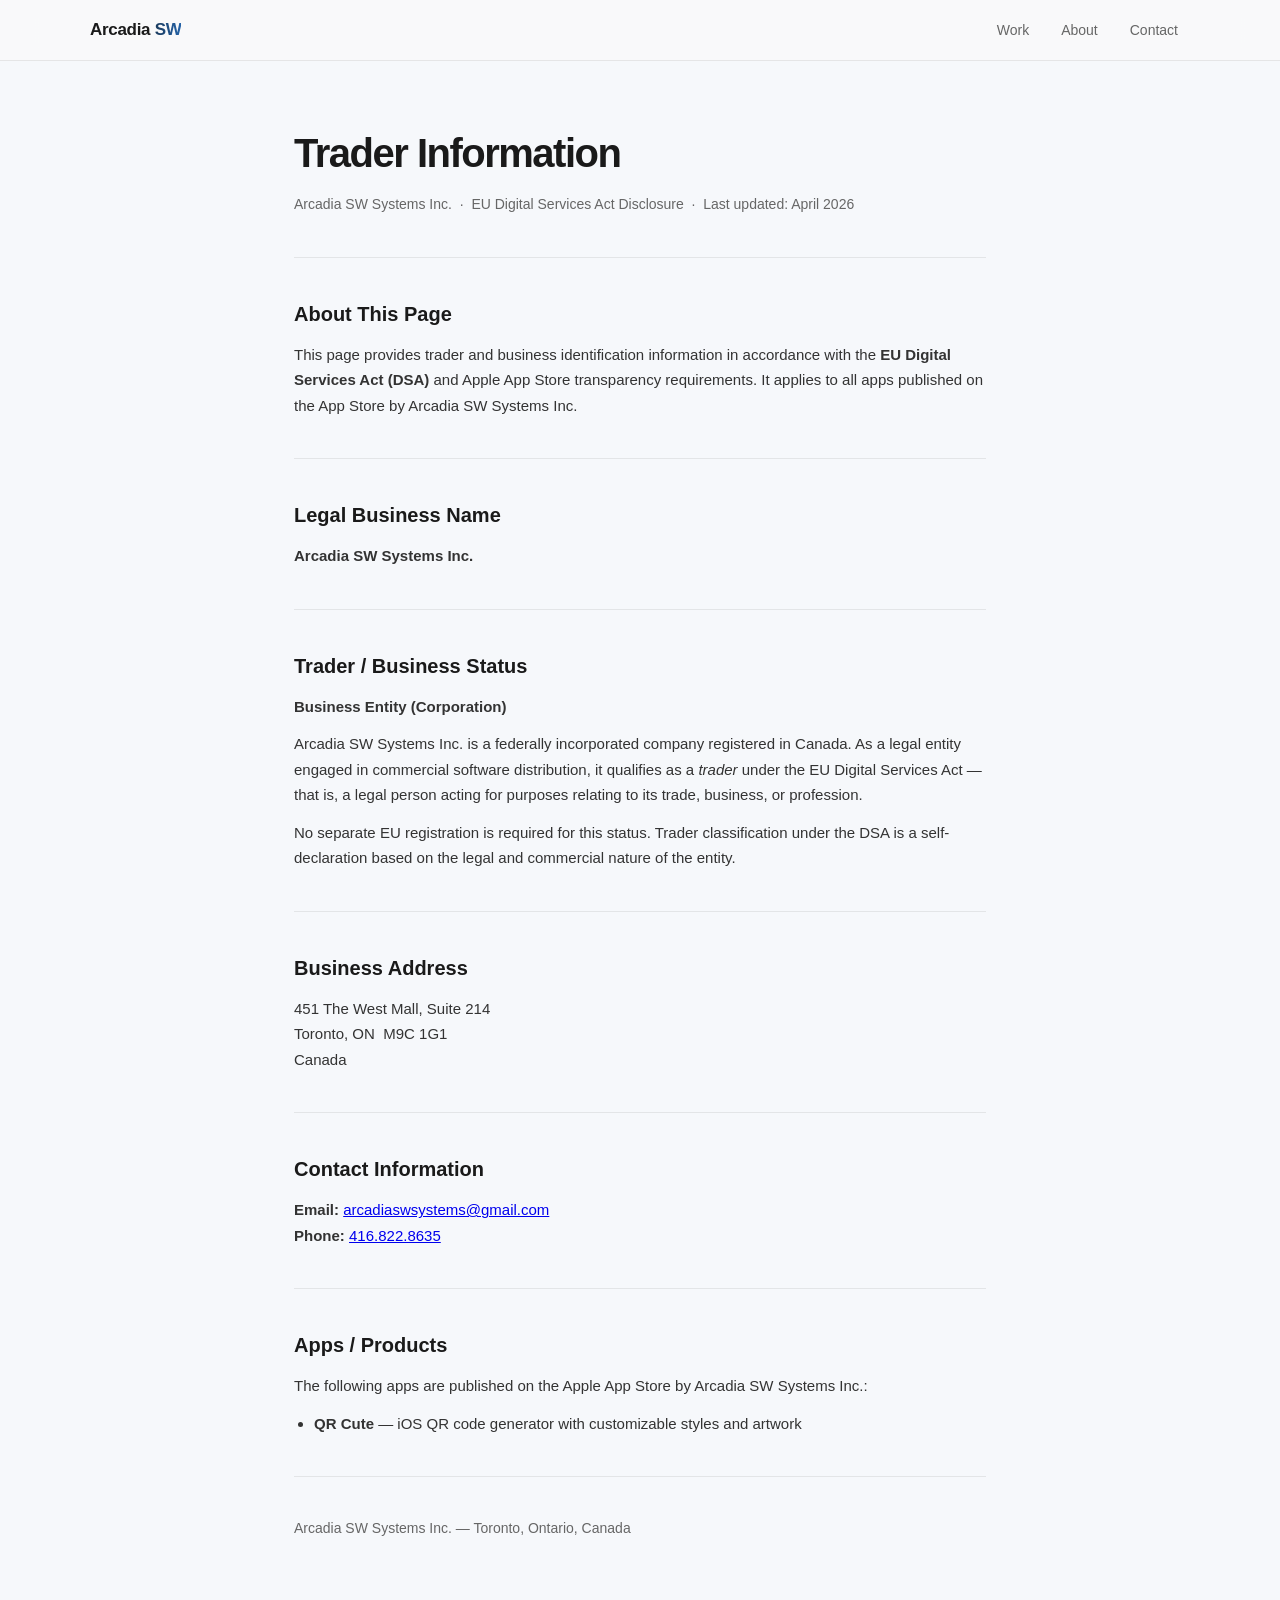
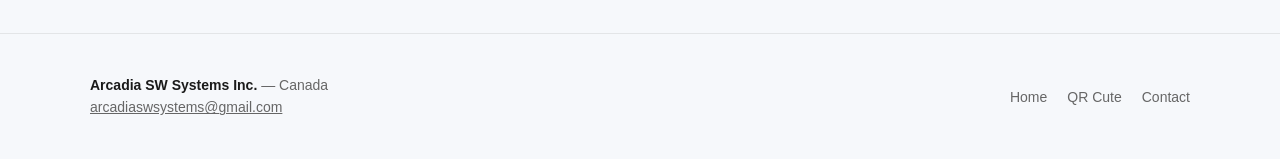
<file: legal/trader/index.html>
<!DOCTYPE html>
<html lang="en">
<head>
  <meta charset="UTF-8" />
  <meta name="viewport" content="width=device-width, initial-scale=1.0" />
  <title>Trader Information — Arcadia SW Systems Inc.</title>
  <meta name="description" content="EU Digital Services Act trader disclosure for Arcadia SW Systems Inc., publisher of QR Cute on the Apple App Store." />
  <link rel="canonical" href="https://arcadiaswsystems.ca/legal/trader/" />
  <link rel="icon" href="/favicon.svg" type="image/svg+xml" />
  <link rel="icon" href="/favicon.ico" sizes="48x48" />
  <link rel="apple-touch-icon" href="/apple-touch-icon.png" />
  <meta name="theme-color" content="#1a3a5c" />
  <meta property="og:type" content="website" />
  <meta property="og:site_name" content="Arcadia SW Systems" />
  <meta property="og:locale" content="en_CA" />
  <meta property="og:title" content="Trader Information — Arcadia SW Systems Inc." />
  <meta property="og:description" content="EU Digital Services Act trader disclosure for Arcadia SW Systems Inc." />
  <meta property="og:url" content="https://arcadiaswsystems.ca/legal/trader/" />
  <meta property="og:image" content="https://arcadiaswsystems.ca/og-card.jpg" />
  <meta property="og:image:width" content="1200" />
  <meta property="og:image:height" content="630" />
  <meta property="og:image:alt" content="Arcadia SW Systems: software made by people who actually use it." />
  <meta name="twitter:card" content="summary_large_image" />
  <base href="/" />
  <link rel="stylesheet" href="css/style.css" />
</head>
<body>

  <nav>
    <div class="nav-inner">
      <a class="nav-logo" href="/">Arcadia <span>SW</span></a>
      <ul class="nav-links">
        <li><a href="/#apps">Work</a></li>
        <li><a href="/#about">About</a></li>
        <li><a href="mailto:arcadiaswsystems@gmail.com">Contact</a></li>
      </ul>
    </div>
  </nav>

  <main>
    <div class="privacy-page">
      <div class="prose">

        <h1>Trader Information</h1>
        <p class="meta">Arcadia SW Systems Inc. &nbsp;·&nbsp; EU Digital Services Act Disclosure &nbsp;·&nbsp; Last updated: April 2026</p>

        <hr>

        <h2>About This Page</h2>
        <p>This page provides trader and business identification information in accordance with the <strong>EU Digital Services Act (DSA)</strong> and Apple App Store transparency requirements. It applies to all apps published on the App Store by Arcadia SW Systems Inc.</p>

        <hr>

        <h2>Legal Business Name</h2>
        <p><strong>Arcadia SW Systems Inc.</strong></p>

        <hr>

        <h2>Trader / Business Status</h2>
        <p><strong>Business Entity (Corporation)</strong></p>
        <p>Arcadia SW Systems Inc. is a federally incorporated company registered in Canada. As a legal entity engaged in commercial software distribution, it qualifies as a <em>trader</em> under the EU Digital Services Act — that is, a legal person acting for purposes relating to its trade, business, or profession.</p>
        <p>No separate EU registration is required for this status. Trader classification under the DSA is a self-declaration based on the legal and commercial nature of the entity.</p>

        <hr>

        <h2>Business Address</h2>
        <p>
          451 The West Mall, Suite 214<br>
          Toronto, ON &nbsp;M9C 1G1<br>
          Canada
        </p>

        <hr>

        <h2>Contact Information</h2>
        <p>
          <strong>Email:</strong> <a href="mailto:arcadiaswsystems@gmail.com">arcadiaswsystems@gmail.com</a><br>
          <strong>Phone:</strong> <a href="tel:+14168228635">416.822.8635</a>
        </p>

        <hr>

        <h2>Apps / Products</h2>
        <p>The following apps are published on the Apple App Store by Arcadia SW Systems Inc.:</p>
        <ul>
          <li><strong>QR Cute</strong> — iOS QR code generator with customizable styles and artwork</li>
        </ul>

        <hr>

        <p style="color: var(--muted); font-size: 14px;">Arcadia SW Systems Inc. — Toronto, Ontario, Canada</p>

      </div>
    </div>
  </main>

  <footer>
    <div class="footer-inner">
      <div class="footer-left">
        <strong>Arcadia SW Systems Inc.</strong> — Canada<br>
        <a href="mailto:arcadiaswsystems@gmail.com" style="color: inherit;">arcadiaswsystems@gmail.com</a>
      </div>
      <ul class="footer-links">
        <li><a href="/">Home</a></li>
        <li><a href="qr-cute/">QR Cute</a></li>
        <li><a href="mailto:arcadiaswsystems@gmail.com">Contact</a></li>
      </ul>
    </div>
  </footer>

  <!-- Cloudflare Web Analytics: cookieless page-view counts, see /privacy/#website -->
  <script type="module" src="https://static.cloudflareinsights.com/beacon.min.js" data-cf-beacon='{"token": "41aa6ae8f9374803b6452d30bf8e0444"}'></script>
</body>
</html>
</file>
<file: css/style.css>
/* Arcadia SW Systems Inc. — Site Styles */

*, *::before, *::after {
  box-sizing: border-box;
  margin: 0;
  padding: 0;
}

:root {
  --blue-dark: #1a3a5c;
  --blue-mid: #2563a8;
  --blue-light: #6fa8dc;
  --gradient: linear-gradient(135deg, #1a3a5c 0%, #2563a8 60%, #6fa8dc 100%);
  --gradient-text: linear-gradient(90deg, #1a3a5c 0%, #2563a8 100%);
  --bg: #f6f8fb;
  --surface: #ffffff;
  --text: #1a1a1a;
  --muted: #666;
  --border: rgba(0,0,0,0.08);
  --radius: 16px;
  --radius-sm: 10px;
  --shadow: 0 4px 24px rgba(0,0,0,0.08);
  --shadow-hover: 0 8px 40px rgba(37, 99, 168, 0.18);
}

html {
  font-size: 16px;
  scroll-behavior: smooth;
}

body {
  font-family: -apple-system, BlinkMacSystemFont, "SF Pro Display", "Segoe UI", sans-serif;
  background: var(--bg);
  color: var(--text);
  line-height: 1.6;
  -webkit-font-smoothing: antialiased;
}

/* ── Gradient text helper ── */
.gradient-text {
  background: var(--gradient-text);
  -webkit-background-clip: text;
  -webkit-text-fill-color: transparent;
  background-clip: text;
}

/* ── Nav ── */
nav {
  position: sticky;
  top: 0;
  z-index: 100;
  background: rgba(250,250,250,0.85);
  backdrop-filter: blur(16px);
  -webkit-backdrop-filter: blur(16px);
  border-bottom: 1px solid var(--border);
  padding: 0 24px;
}

.nav-inner {
  max-width: 1100px;
  margin: 0 auto;
  display: flex;
  align-items: center;
  justify-content: space-between;
  height: 60px;
  gap: 24px;
}

.nav-logo {
  font-size: 17px;
  font-weight: 800;
  text-decoration: none;
  color: var(--text);
  letter-spacing: -0.3px;
  white-space: nowrap;
}

.nav-logo span {
  background: var(--gradient-text);
  -webkit-background-clip: text;
  -webkit-text-fill-color: transparent;
  background-clip: text;
}

.nav-links {
  display: flex;
  align-items: center;
  gap: 8px;
  list-style: none;
}

.nav-links a {
  text-decoration: none;
  color: var(--muted);
  font-size: 14px;
  font-weight: 500;
  padding: 6px 12px;
  border-radius: var(--radius-sm);
  transition: color 0.15s, background 0.15s;
}

.nav-links a:hover {
  color: var(--text);
  background: rgba(0,0,0,0.05);
}

/* ── Page wrapper ── */
.page {
  max-width: 1100px;
  margin: 0 auto;
  padding: 0 24px;
}

/* ── Hero ── */
.hero {
  padding: 100px 0 80px;
  text-align: center;
}

.hero-eyebrow {
  display: inline-block;
  font-size: 12px;
  font-weight: 700;
  letter-spacing: 1.5px;
  text-transform: uppercase;
  color: var(--blue-mid);
  margin-bottom: 20px;
}

.hero h1 {
  font-size: clamp(40px, 6vw, 72px);
  font-weight: 900;
  letter-spacing: -2px;
  line-height: 1.05;
  margin-bottom: 24px;
}

.hero-sub {
  font-size: clamp(16px, 2vw, 21px);
  color: var(--muted);
  max-width: 640px;
  margin: 0 auto 40px;
  line-height: 1.5;
}

/* ── Buttons ── */
.btn {
  display: inline-flex;
  align-items: center;
  gap: 8px;
  padding: 14px 28px;
  border-radius: 999px;
  font-size: 15px;
  font-weight: 700;
  text-decoration: none;
  transition: transform 0.15s, box-shadow 0.15s;
  cursor: pointer;
  border: none;
}

.btn:hover {
  transform: translateY(-2px);
}

.btn-primary {
  background: var(--gradient);
  color: white;
  box-shadow: 0 4px 20px rgba(37, 99, 168, 0.35);
}

.btn-primary:hover {
  box-shadow: 0 8px 30px rgba(37, 99, 168, 0.45);
}

.btn-secondary {
  background: white;
  color: var(--text);
  border: 1.5px solid var(--border);
  box-shadow: var(--shadow);
}

.btn-secondary:hover {
  box-shadow: var(--shadow-hover);
}

.btn-group {
  display: flex;
  flex-wrap: wrap;
  gap: 12px;
  justify-content: center;
}

/* ── Cards ── */
.card {
  background: var(--surface);
  border: 1px solid var(--border);
  border-radius: var(--radius);
  padding: 32px;
  box-shadow: var(--shadow);
  transition: transform 0.2s, box-shadow 0.2s;
}

.card:hover {
  transform: translateY(-4px);
  box-shadow: var(--shadow-hover);
}

/* ── App grid ── */
.apps-section {
  padding: 60px 0 80px;
}

.section-label {
  font-size: 12px;
  font-weight: 700;
  letter-spacing: 1.5px;
  text-transform: uppercase;
  color: var(--blue-mid);
  margin-bottom: 12px;
}

.section-title {
  font-size: clamp(28px, 4vw, 42px);
  font-weight: 800;
  letter-spacing: -1px;
  margin-bottom: 48px;
}

.apps-grid {
  display: grid;
  grid-template-columns: repeat(auto-fill, minmax(320px, 1fr));
  gap: 24px;
}

.featured-project {
  display: grid;
  grid-template-columns: minmax(0, 0.9fr) minmax(360px, 1.2fr);
  gap: 32px;
  align-items: center;
  background:
    radial-gradient(circle at 10% 0%, rgba(67, 217, 151, 0.18), transparent 34%),
    radial-gradient(circle at 88% 15%, rgba(255, 179, 43, 0.12), transparent 30%),
    #071018;
  border: 1px solid rgba(255,255,255,0.12);
  border-radius: var(--radius);
  padding: 32px;
  margin-bottom: 32px;
  color: #f5f8fb;
  box-shadow: 0 28px 80px rgba(7,16,24,0.24);
  overflow: hidden;
}

.featured-copy {
  min-width: 0;
}

.featured-kicker,
.case-hero-label {
  display: inline-flex;
  align-items: center;
  gap: 8px;
  color: #43d997;
  font-size: 12px;
  font-weight: 800;
  letter-spacing: 1.5px;
  text-transform: uppercase;
  margin-bottom: 14px;
}

.featured-project h3 {
  font-size: 58px;
  line-height: 1;
  font-weight: 900;
  letter-spacing: 0;
  margin-bottom: 18px;
}

.featured-project p {
  color: #c7d1de;
  font-size: 17px;
  line-height: 1.55;
  margin-bottom: 22px;
}

.mini-metrics {
  display: flex;
  flex-wrap: wrap;
  gap: 8px;
  margin-bottom: 26px;
}

.mini-metrics span,
.case-layer-list span {
  border: 1px solid rgba(255,255,255,0.14);
  background: rgba(255,255,255,0.07);
  color: #e7edf5;
  border-radius: 999px;
  padding: 6px 10px;
  font-size: 12px;
  font-weight: 700;
}

.featured-actions {
  justify-content: flex-start;
}

.featured-visual {
  display: block;
  border-radius: 18px;
  overflow: hidden;
  border: 1px solid rgba(255,255,255,0.16);
  box-shadow: 0 24px 70px rgba(0,0,0,0.36);
}

.featured-visual img {
  display: block;
  width: 100%;
  aspect-ratio: 16 / 10;
  object-fit: cover;
}

.btn-city {
  background: linear-gradient(135deg, #16a66a 0%, #43d997 100%);
  color: #071018;
  box-shadow: 0 4px 20px rgba(67, 217, 151, 0.24);
}

.btn-city:hover {
  box-shadow: 0 8px 30px rgba(67, 217, 151, 0.34);
}

.btn-dark {
  background: rgba(255,255,255,0.08);
  color: #f5f8fb;
  border: 1.5px solid rgba(255,255,255,0.18);
}

.btn-dark:hover {
  box-shadow: 0 8px 30px rgba(0,0,0,0.22);
}

.app-card {
  background: var(--surface);
  border: 1px solid var(--border);
  border-radius: var(--radius);
  padding: 32px;
  box-shadow: var(--shadow);
  text-decoration: none;
  color: var(--text);
  display: flex;
  flex-direction: column;
  gap: 16px;
  transition: transform 0.2s, box-shadow 0.2s;
}

.app-card:hover {
  transform: translateY(-4px);
  box-shadow: var(--shadow-hover);
}

.app-icon {
  width: 72px;
  height: 72px;
  border-radius: 18px;
  overflow: hidden;
  box-shadow: 0 4px 16px rgba(37, 99, 168, 0.25);
}

.app-icon img {
  width: 100%;
  height: 100%;
  object-fit: cover;
  display: block;
}

.app-name {
  font-size: 22px;
  font-weight: 800;
  letter-spacing: -0.5px;
}

.app-tagline {
  font-size: 14px;
  color: var(--muted);
  line-height: 1.5;
}

.app-badge {
  display: inline-block;
  background: rgba(37, 99, 168, 0.08);
  color: var(--blue-mid);
  font-size: 11px;
  font-weight: 700;
  letter-spacing: 0.5px;
  padding: 4px 10px;
  border-radius: 999px;
  align-self: flex-start;
}

.app-badge-pending {
  background: rgba(217, 119, 6, 0.1);
  color: #b45309;
}

/* Call to action on a coming-soon card that has no page of its own yet */
.app-notify {
  margin-top: 10px;
  font-size: 13px;
  font-weight: 700;
  color: var(--blue-mid);
}

/* ── Status pill (e.g. "Under App Store Review") ── */
.btn-pending {
  background: rgba(217, 119, 6, 0.1);
  color: #b45309;
  border: 1.5px solid rgba(217, 119, 6, 0.22);
  cursor: default;
}

.btn.btn-pending:hover {
  transform: none;
  box-shadow: none;
}

.pending-dot {
  width: 8px;
  height: 8px;
  border-radius: 999px;
  background: #d97706;
  flex-shrink: 0;
  animation: pending-pulse 1.6s ease-in-out infinite;
}

@keyframes pending-pulse {
  0%, 100% { opacity: 1; }
  50% { opacity: 0.35; }
}

/* ── Values / about section ── */
.about-section {
  padding: 60px 0 80px;
  border-top: 1px solid var(--border);
}

.values-grid {
  display: grid;
  grid-template-columns: repeat(auto-fill, minmax(260px, 1fr));
  gap: 24px;
  margin-top: 48px;
}

.value-card {
  background: var(--surface);
  border: 1px solid var(--border);
  border-radius: var(--radius);
  padding: 28px;
  box-shadow: var(--shadow);
}

.value-icon {
  font-size: 28px;
  margin-bottom: 12px;
}

.value-title {
  font-size: 16px;
  font-weight: 700;
  margin-bottom: 8px;
}

.value-body {
  font-size: 14px;
  color: var(--muted);
  line-height: 1.6;
}

/* ── App page hero ── */
.app-hero {
  padding: 80px 0 60px;
  display: grid;
  grid-template-columns: 1fr 1fr;
  gap: 64px;
  align-items: center;
}

@media (max-width: 720px) {
  .app-hero {
    grid-template-columns: 1fr;
    text-align: center;
    padding: 60px 0 40px;
  }
  .app-hero .btn-group {
    justify-content: center !important;
  }
  .app-hero-icon {
    margin-left: auto;
    margin-right: auto;
  }
}

.app-hero-icon {
  width: 120px;
  height: 120px;
  border-radius: 28px;
  overflow: hidden;
  box-shadow: 0 12px 40px rgba(37, 99, 168, 0.3);
  margin-bottom: 24px;
}

.app-hero-icon img {
  width: 100%;
  height: 100%;
  object-fit: cover;
  display: block;
}

.app-hero h1 {
  font-size: clamp(36px, 5vw, 56px);
  font-weight: 900;
  letter-spacing: -2px;
  line-height: 1.05;
  margin-bottom: 16px;
}

.app-hero-sub {
  font-size: 18px;
  color: var(--muted);
  margin-bottom: 32px;
  line-height: 1.5;
}

/* ── Features list ── */
.features-section {
  padding: 60px 0;
  border-top: 1px solid var(--border);
}

.features-grid {
  display: grid;
  grid-template-columns: repeat(auto-fill, minmax(280px, 1fr));
  gap: 24px;
  margin-top: 40px;
}

.feature-item {
  display: flex;
  gap: 16px;
}

.feature-dot {
  width: 8px;
  height: 8px;
  border-radius: 50%;
  background: var(--gradient);
  flex-shrink: 0;
  margin-top: 8px;
}

.feature-text strong {
  display: block;
  font-size: 15px;
  font-weight: 700;
  margin-bottom: 4px;
}

.feature-text span {
  font-size: 14px;
  color: var(--muted);
}

/* ── CityGrid case study ── */
.citygrid-case {
  background: #f5f7fa;
}

.case-hero {
  position: relative;
  min-height: min(720px, calc(100vh - 60px));
  display: flex;
  align-items: flex-end;
  overflow: hidden;
  background: #071018;
  color: #f5f8fb;
}

.case-hero-bg {
  position: absolute;
  inset: 0;
}

.case-hero-bg::after {
  content: "";
  position: absolute;
  inset: 0;
  background:
    linear-gradient(90deg, rgba(7,16,24,0.94) 0%, rgba(7,16,24,0.72) 42%, rgba(7,16,24,0.22) 100%),
    linear-gradient(0deg, rgba(7,16,24,0.88) 0%, rgba(7,16,24,0.1) 55%);
}

.case-hero-bg img {
  width: 100%;
  height: 100%;
  object-fit: cover;
  opacity: 0.92;
}

.case-hero-content {
  position: relative;
  z-index: 1;
  width: min(1100px, calc(100% - 48px));
  margin: 0 auto;
  padding: 110px 0 78px;
}

.case-live-dot {
  width: 10px;
  height: 10px;
  border-radius: 999px;
  background: #43d997;
  box-shadow: 0 0 0 6px rgba(67,217,151,0.16);
}

.case-hero h1 {
  font-size: 118px;
  line-height: 0.9;
  letter-spacing: 0;
  font-weight: 900;
  margin-bottom: 24px;
}

.case-hero-sub {
  max-width: 760px;
  color: #d7e1ee;
  font-size: 24px;
  line-height: 1.45;
  margin-bottom: 34px;
}

.case-hero-actions {
  justify-content: flex-start;
}

.case-stats-band {
  background: #ffffff;
  border-bottom: 1px solid var(--border);
}

.case-stats {
  max-width: 1100px;
  margin: 0 auto;
  padding: 24px;
  display: grid;
  grid-template-columns: repeat(5, minmax(0, 1fr));
  gap: 18px;
}

.case-stats div {
  border-left: 1px solid var(--border);
  padding-left: 18px;
}

.case-stats div:first-child {
  border-left: 0;
  padding-left: 0;
}

.case-stats strong {
  display: block;
  font-size: 20px;
  line-height: 1.1;
  margin-bottom: 6px;
}

.case-stats span {
  display: block;
  color: var(--muted);
  font-size: 13px;
  line-height: 1.35;
}

.case-section {
  max-width: 1100px;
  margin: 0 auto;
  padding: 78px 24px;
}

.case-section-head {
  max-width: 780px;
  margin-bottom: 42px;
}

.case-section .section-title {
  font-size: 42px;
  letter-spacing: 0;
  margin-bottom: 18px;
}

.case-lede {
  color: var(--muted);
  font-size: 18px;
  line-height: 1.65;
}

.case-feature-grid {
  display: grid;
  grid-template-columns: repeat(3, minmax(0, 1fr));
  gap: 28px 32px;
}

.case-feature {
  border-top: 2px solid rgba(22,166,106,0.5);
  padding-top: 18px;
}

.case-feature h3,
.case-proof h3 {
  font-size: 18px;
  line-height: 1.25;
  font-weight: 800;
  letter-spacing: 0;
  margin-bottom: 10px;
}

.case-feature p,
.case-proof p {
  color: var(--muted);
  font-size: 14px;
  line-height: 1.65;
}

.case-visual-band {
  background: #071018;
  color: #f5f8fb;
}

.case-visual-band .section-label {
  color: #43d997;
}

.case-visual-band .case-lede {
  color: #b7c2d1;
}

.case-shot-grid {
  display: grid;
  grid-template-columns: minmax(0, 1fr) minmax(0, 1fr);
  gap: 24px;
  align-items: stretch;
}

.case-shot {
  margin: 0;
  background: #0d141f;
  border: 1px solid rgba(255,255,255,0.12);
  border-radius: var(--radius);
  overflow: hidden;
  box-shadow: 0 24px 70px rgba(0,0,0,0.26);
}

.case-shot img {
  display: block;
  width: 100%;
  aspect-ratio: 16 / 10;
  object-fit: cover;
}

.case-shot figcaption {
  display: grid;
  gap: 6px;
  padding: 18px;
}

.case-shot figcaption strong {
  font-size: 15px;
}

.case-shot figcaption span {
  color: #aeb9c8;
  font-size: 13px;
  line-height: 1.5;
}

.case-shot-full {
  grid-column: 1 / -1;
}

.case-shot-mobile {
  display: grid;
  grid-template-columns: minmax(160px, 0.58fr) 1fr;
  align-items: center;
}

.case-shot-mobile img {
  aspect-ratio: 390 / 844;
  height: 100%;
  max-height: 520px;
  object-position: top center;
}

.case-build {
  padding-bottom: 86px;
}

.case-proof-grid {
  display: grid;
  grid-template-columns: repeat(4, minmax(0, 1fr));
  gap: 24px;
}

.case-proof {
  background: #ffffff;
  border: 1px solid var(--border);
  border-radius: var(--radius);
  padding: 24px;
  box-shadow: var(--shadow);
}

.case-proof > span {
  display: block;
  color: #16a66a;
  font-size: 12px;
  font-weight: 900;
  margin-bottom: 16px;
}

.case-data-band {
  background: #eaf0f3;
  border-top: 1px solid var(--border);
  border-bottom: 1px solid var(--border);
}

.case-layer-list {
  display: flex;
  flex-wrap: wrap;
  gap: 10px;
}

.case-layer-list span {
  background: #ffffff;
  border-color: rgba(7,16,24,0.1);
  color: #253140;
}

.case-cta-band {
  background:
    radial-gradient(circle at 18% 0%, rgba(67,217,151,0.16), transparent 32%),
    #071018;
  color: #f5f8fb;
  padding: 70px 24px;
}

.case-cta-inner {
  max-width: 1100px;
  margin: 0 auto;
  display: grid;
  grid-template-columns: 88px minmax(0, 1fr) auto;
  gap: 28px;
  align-items: center;
}

.case-cta-inner img {
  width: 88px;
  height: 88px;
  border-radius: 20px;
  box-shadow: 0 16px 40px rgba(0,0,0,0.3);
}

.case-cta-inner h2 {
  font-size: 44px;
  line-height: 1.05;
  letter-spacing: 0;
  margin-bottom: 10px;
}

.case-cta-inner p:not(.section-label) {
  color: #b7c2d1;
  font-size: 16px;
  line-height: 1.55;
}

.case-cta-actions {
  justify-content: flex-end;
}

/* ── Privacy page ── */
.privacy-page {
  max-width: 740px;
  margin: 0 auto;
  padding: 0 24px;
}

.privacy-page .prose {
  padding: 60px 0 80px;
}

.privacy-page h1 {
  font-size: 40px;
  font-weight: 900;
  letter-spacing: -1.5px;
  margin-bottom: 8px;
}

.privacy-page .meta {
  font-size: 14px;
  color: var(--muted);
  margin-bottom: 40px;
}

.privacy-page h2 {
  font-size: 20px;
  font-weight: 700;
  margin: 40px 0 12px;
}

.privacy-page p, .privacy-page li {
  font-size: 15px;
  color: #333;
  line-height: 1.7;
  margin-bottom: 12px;
}

.privacy-page ul {
  padding-left: 20px;
  margin-bottom: 12px;
}

.privacy-page li {
  margin-bottom: 6px;
}

.privacy-page hr {
  border: none;
  border-top: 1px solid var(--border);
  margin: 40px 0;
}

/* ── Footer ── */
footer {
  border-top: 1px solid var(--border);
  padding: 40px 24px;
}

.footer-inner {
  max-width: 1100px;
  margin: 0 auto;
  display: flex;
  flex-wrap: wrap;
  justify-content: space-between;
  align-items: center;
  gap: 16px;
}

.footer-left {
  font-size: 14px;
  color: var(--muted);
}

.footer-left strong {
  color: var(--text);
}

.footer-links {
  display: flex;
  gap: 20px;
  list-style: none;
}

.footer-links a {
  font-size: 14px;
  color: var(--muted);
  text-decoration: none;
  transition: color 0.15s;
}

.footer-links a:hover {
  color: var(--blue-mid);
}

/* ── Responsive ── */
@media (max-width: 600px) {
  .hero {
    padding: 60px 0 60px;
  }

  nav {
    padding: 0 16px;
  }

  .page {
    padding: 0 16px;
  }

  .nav-links {
    display: none;
  }
}

@media (max-width: 900px) {
  .featured-project {
    grid-template-columns: 1fr;
    padding: 24px;
  }

  .featured-actions,
  .case-hero-actions {
    justify-content: flex-start;
  }

  .case-stats {
    grid-template-columns: repeat(2, minmax(0, 1fr));
  }

  .case-hero h1 {
    font-size: 84px;
  }

  .case-hero-sub {
    font-size: 21px;
  }

  .case-section .section-title,
  .case-cta-inner h2 {
    font-size: 36px;
  }

  .case-stats div,
  .case-stats div:first-child {
    border-left: 1px solid var(--border);
    padding-left: 18px;
  }

  .case-feature-grid,
  .case-proof-grid,
  .case-shot-grid {
    grid-template-columns: 1fr;
  }

  .case-cta-inner {
    grid-template-columns: 72px 1fr;
  }

  .case-cta-inner img {
    width: 72px;
    height: 72px;
    border-radius: 16px;
  }

  .case-cta-actions {
    grid-column: 1 / -1;
    justify-content: flex-start;
  }
}

@media (max-width: 640px) {
  .featured-project {
    border-radius: 18px;
  }

  .featured-visual {
    border-radius: 14px;
  }

  .featured-project h3 {
    font-size: 38px;
  }

  .case-hero {
    min-height: 680px;
  }

  .case-hero-content {
    width: min(100% - 32px, 1100px);
    padding: 88px 0 52px;
  }

  .case-hero h1 {
    font-size: 58px;
  }

  .case-hero-sub {
    font-size: 18px;
  }

  .case-section .section-title,
  .case-cta-inner h2 {
    font-size: 30px;
  }

  .case-stats {
    grid-template-columns: 1fr;
  }

  .case-section {
    padding: 58px 16px;
  }

  .case-shot-mobile {
    grid-template-columns: 1fr;
  }

  .case-shot-mobile img {
    width: min(260px, 100%);
    height: auto;
    margin: 0 auto;
  }

  .case-cta-inner {
    grid-template-columns: 1fr;
  }
}

/* ── Showcase: real footage and screenshots on an app page ── */
.showcase-section {
  padding: 60px 0;
  border-top: 1px solid var(--border);
}

.showcase-section .section-title {
  margin-bottom: 16px;
}

.showcase-lede {
  color: var(--muted);
  font-size: 16px;
  line-height: 1.6;
  max-width: 720px;
  margin-bottom: 40px;
}

.phone-row {
  display: grid;
  grid-template-columns: repeat(auto-fit, minmax(170px, 1fr));
  gap: 24px;
  align-items: start;
}

.phone-row-videos {
  grid-template-columns: repeat(auto-fit, minmax(220px, 280px));
  justify-content: center;
  gap: 40px;
}

.phone {
  margin: 0;
}

.phone video,
.phone img {
  display: block;
  width: 100%;
  aspect-ratio: 9 / 19.5;
  object-fit: cover;
  object-position: top center;
  border-radius: 26px;
  border: 6px solid #15181d;
  background: #15181d;
  box-shadow: 0 18px 50px rgba(0, 0, 0, 0.18);
}

.phone figcaption {
  margin-top: 14px;
  font-size: 14px;
  line-height: 1.5;
  color: var(--muted);
}

.phone figcaption strong {
  display: block;
  color: var(--text);
  font-size: 15px;
  margin-bottom: 4px;
}

.phone-hero {
  max-width: 300px;
  margin: 0 auto;
}

/* ── Showcase: wide desktop screenshots ── */
.screen-grid {
  display: grid;
  grid-template-columns: repeat(2, minmax(0, 1fr));
  gap: 28px;
}

.screen {
  margin: 0;
}

.screen-wide {
  grid-column: 1 / -1;
}

.screen img {
  display: block;
  width: 100%;
  height: auto;
  border-radius: var(--radius);
  border: 1px solid var(--border);
  box-shadow: var(--shadow);
}

.screen figcaption {
  margin-top: 12px;
  font-size: 14px;
  line-height: 1.5;
  color: var(--muted);
}

.screen figcaption strong {
  color: var(--text);
}

@media (max-width: 720px) {
  .screen-grid {
    grid-template-columns: 1fr;
  }
}

.screen-grid-3 {
  grid-template-columns: repeat(3, minmax(0, 1fr));
}

.code-card {
  background: #0f1420;
  color: #e6edf3;
  border-radius: var(--radius);
  padding: 22px 24px;
  font-family: ui-monospace, SFMono-Regular, Menlo, Consolas, monospace;
  font-size: 13.5px;
  line-height: 1.75;
  overflow-x: auto;
  box-shadow: var(--shadow);
  white-space: pre;
}

.code-card .c {
  color: #8592a8;
}

.split {
  display: grid;
  grid-template-columns: minmax(0, 0.9fr) minmax(0, 1.1fr);
  gap: 40px;
  align-items: center;
}

@media (max-width: 720px) {
  .screen-grid-3,
  .split {
    grid-template-columns: 1fr;
  }
}
</file>
